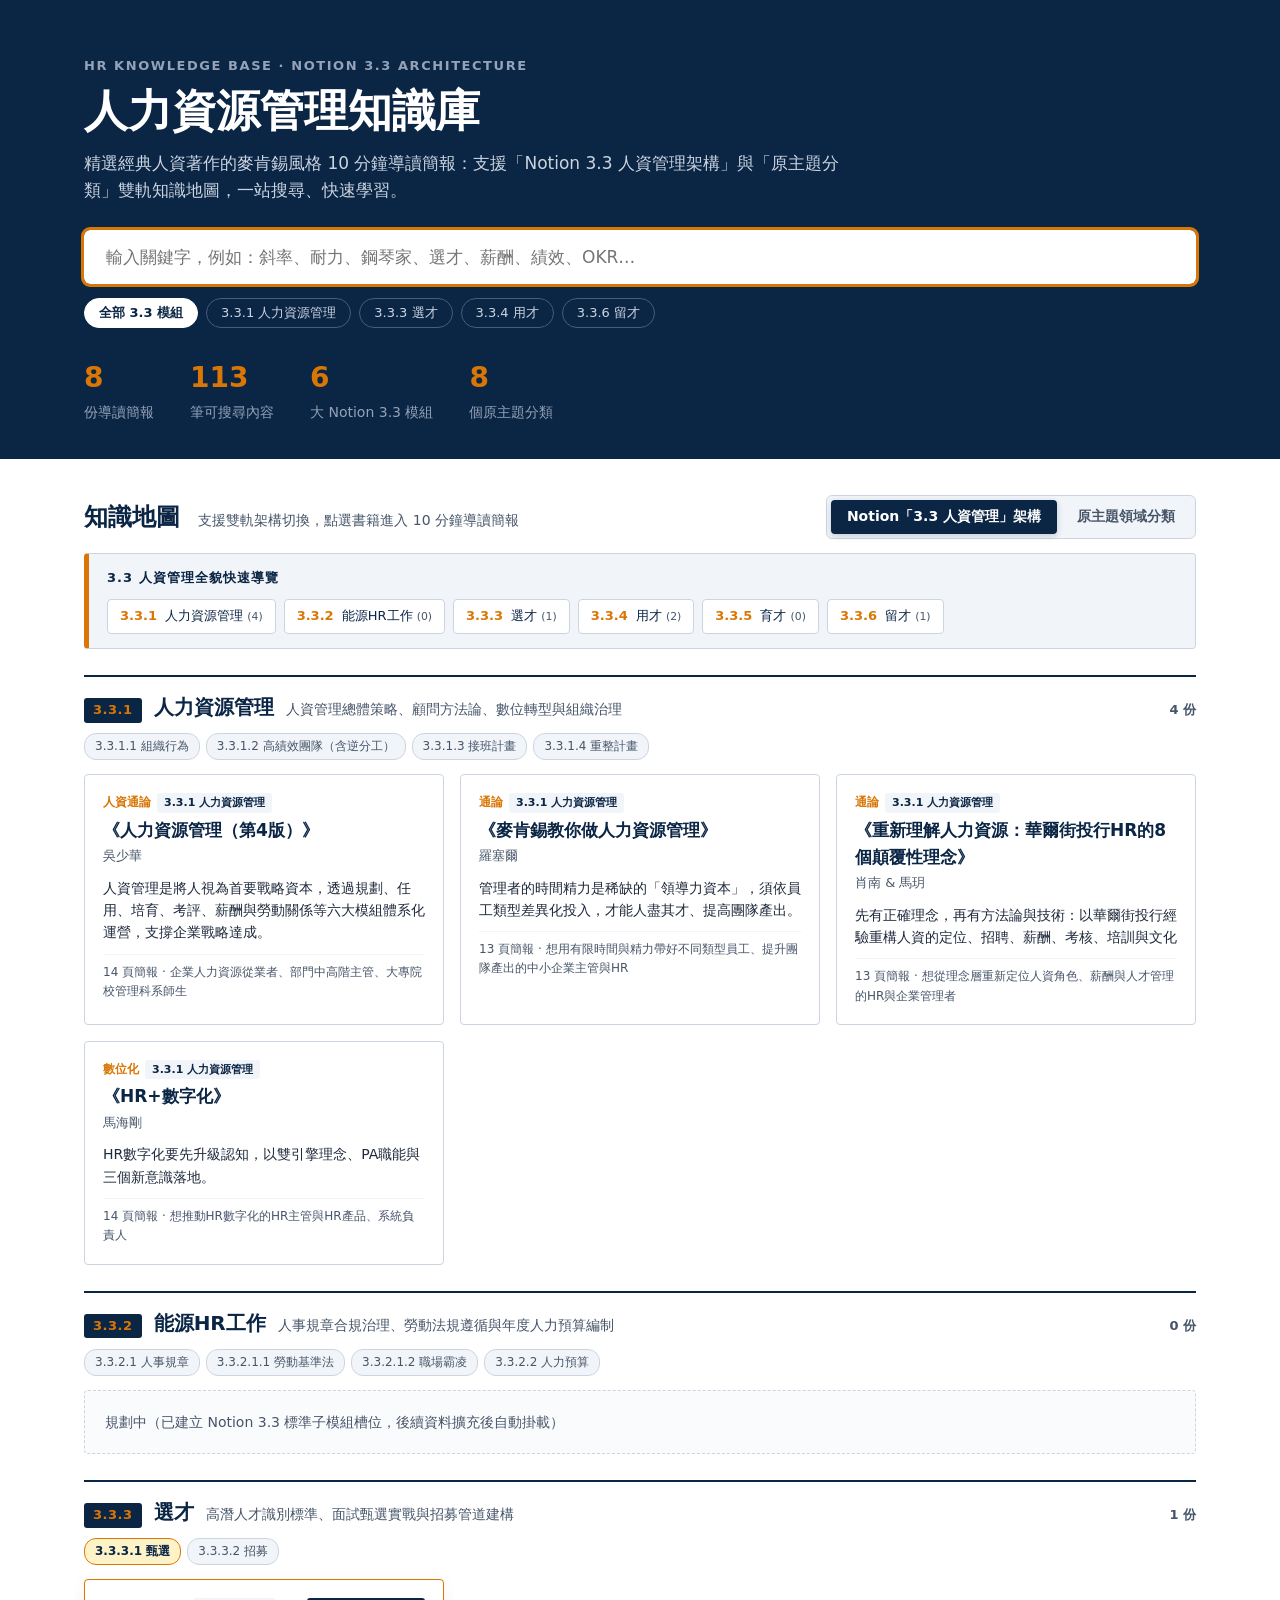
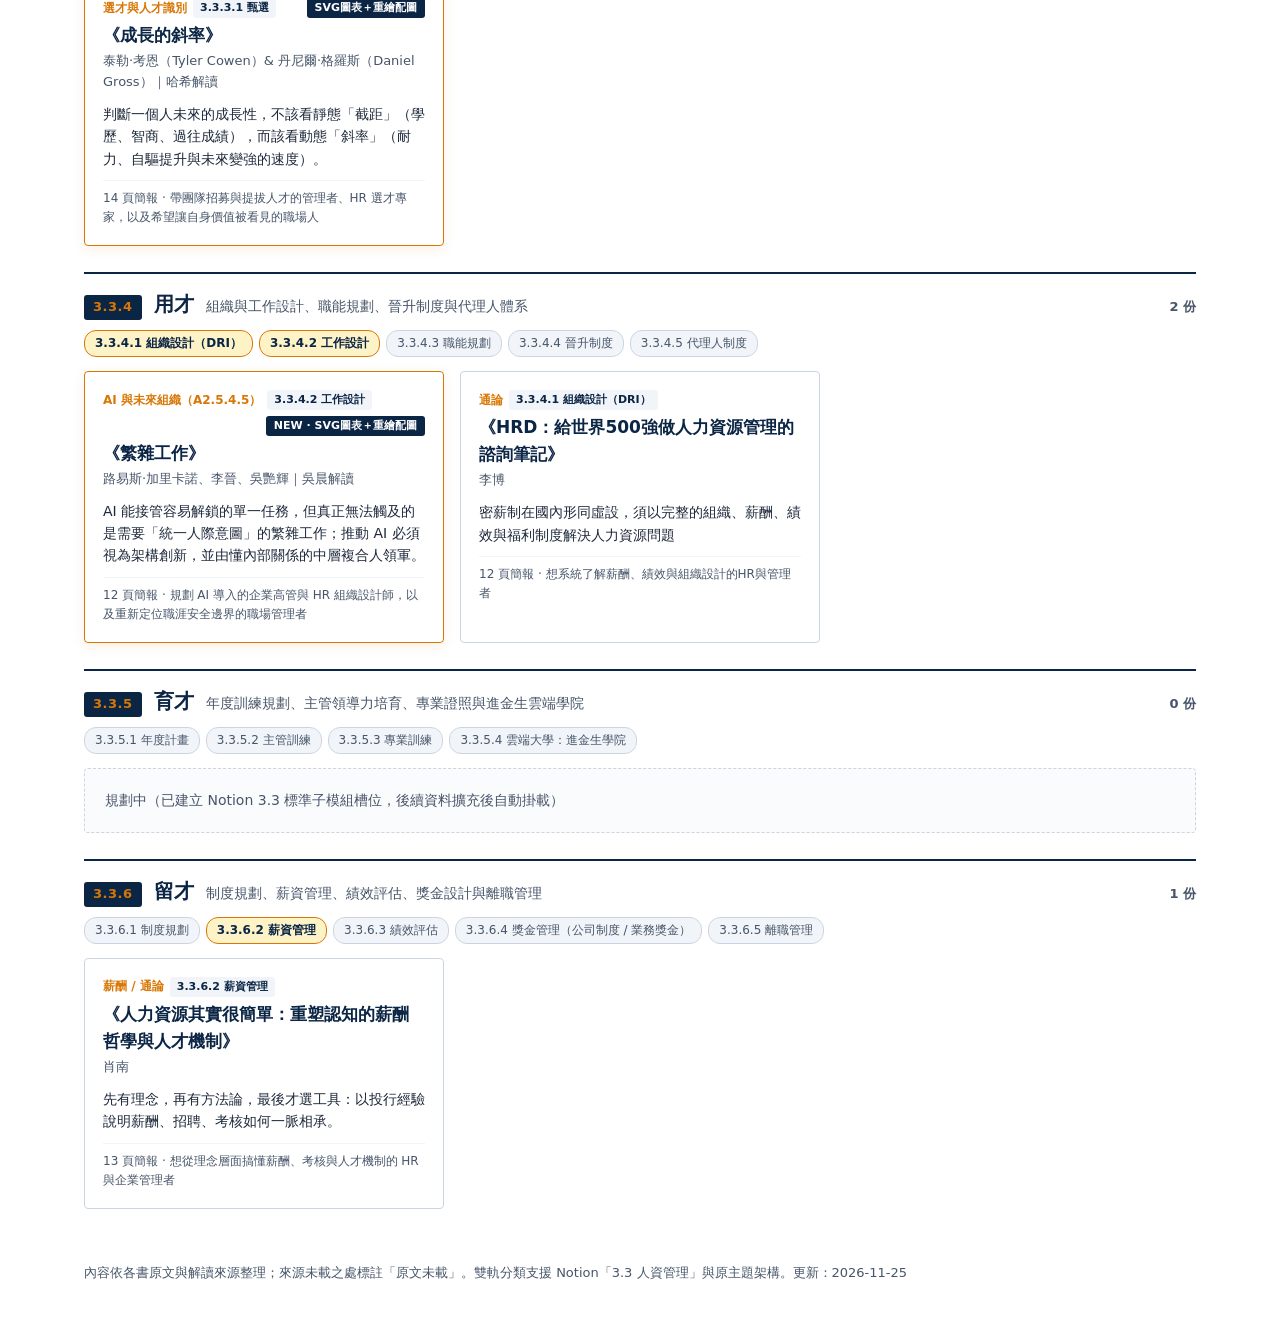
<file: index.html>
<!doctype html><html lang="zh-Hant"><head><meta charset="utf-8">
<meta name="viewport" content="width=device-width,initial-scale=1">
<title>人力資源管理知識庫</title><link rel="stylesheet" href="assets/style.css"></head>
<body class="homepage">
<header class="hero"><div class="wrap"><div class="kicker light">HR KNOWLEDGE BASE · NOTION 3.3 ARCHITECTURE</div>
<h1>人力資源管理知識庫</h1>
<p>精選經典人資著作的麥肯錫風格 10 分鐘導讀簡報：支援「Notion 3.3 人資管理架構」與「原主題分類」雙軌知識地圖，一站搜尋、快速學習。</p>
<div class="searchbox"><input id="q" type="search" placeholder="輸入關鍵字，例如：斜率、耐力、鋼琴家、選才、薪酬、績效、OKR…" autofocus autocomplete="off">
<div class="chips" id="chips"></div></div>
<div class="stats"><div><b>8</b>份導讀簡報</div><div><b>113</b>筆可搜尋內容</div><div><b>6</b>大 Notion 3.3 模組</div><div><b>8</b>個原主題分類</div></div></div></header>
<main class="wrap"><div id="results" class="results hidden"></div>
<div id="map">
<div class="mapbar">
  <h2 class="maptitle">知識地圖 <small>支援雙軌架構切換，點選書籍進入 10 分鐘導讀簡報</small></h2>
  <div class="viewswitch" role="tablist">
    <button id="vNotion" class="on" data-view="notion">Notion「3.3 人資管理」架構</button>
    <button id="vClassic" data-view="classic">原主題領域分類</button>
  </div>
</div>
<div id="view-notion">
  <div class="notion-banner"><div class="nb-title">3.3 人資管理全貌快速導覽</div><div class="nb-pills"><a class="n-pill" href="#n-3.3.1"><b>3.3.1</b> 人力資源管理 <small>(4)</small></a><a class="n-pill" href="#n-3.3.2"><b>3.3.2</b> 能源HR工作 <small>(0)</small></a><a class="n-pill" href="#n-3.3.3"><b>3.3.3</b> 選才 <small>(1)</small></a><a class="n-pill" href="#n-3.3.4"><b>3.3.4</b> 用才 <small>(2)</small></a><a class="n-pill" href="#n-3.3.5"><b>3.3.5</b> 育才 <small>(0)</small></a><a class="n-pill" href="#n-3.3.6"><b>3.3.6</b> 留才 <small>(1)</small></a></div></div>
  <section class="domain notion-sec" id="n-3.3.1" data-notion="3.3.1 人力資源管理"><div class="dhead"><span class="ncode">3.3.1</span><h3>人力資源管理</h3><p>人資管理總體策略、顧問方法論、數位轉型與組織治理</p><span class="count">4 份</span></div><div class="subpills"><span class="subpill">3.3.1.1 組織行為</span><span class="subpill">3.3.1.2 高績效團隊（含逆分工）</span><span class="subpill">3.3.1.3 接班計畫</span><span class="subpill">3.3.1.4 重整計畫</span></div><div class="decks"><a class="deck" href="decks/hrm-wu-shaohua.html"><div class="dtags"><span class="cat">人資通論</span><span class="ntag">3.3.1 人力資源管理</span></div><h4>《人力資源管理（第4版）》</h4><div class="au">吳少華</div><p>人資管理是將人視為首要戰略資本，透過規劃、任用、培育、考評、薪酬與勞動關係等六大模組體系化運營，支撐企業戰略達成。</p><div class="meta">14 頁簡報 · 企業人力資源從業者、部門中高階主管、大專院校管理科系師生</div></a><a class="deck" href="decks/mckinsey-hr.html"><div class="dtags"><span class="cat">通論</span><span class="ntag">3.3.1 人力資源管理</span></div><h4>《麥肯錫教你做人力資源管理》</h4><div class="au">羅塞爾</div><p>管理者的時間精力是稀缺的「領導力資本」，須依員工類型差異化投入，才能人盡其才、提高團隊產出。</p><div class="meta">13 頁簡報 · 想用有限時間與精力帶好不同類型員工、提升團隊產出的中小企業主管與HR</div></a><a class="deck" href="decks/wallstreet-hr.html"><div class="dtags"><span class="cat">通論</span><span class="ntag">3.3.1 人力資源管理</span></div><h4>《重新理解人力資源：華爾街投行HR的8個顛覆性理念》</h4><div class="au">肖南 &amp; 馬玥</div><p>先有正確理念，再有方法論與技術：以華爾街投行經驗重構人資的定位、招聘、薪酬、考核、培訓與文化</p><div class="meta">13 頁簡報 · 想從理念層重新定位人資角色、薪酬與人才管理的HR與企業管理者</div></a><a class="deck" href="decks/hr-digitalization.html"><div class="dtags"><span class="cat">數位化</span><span class="ntag">3.3.1 人力資源管理</span></div><h4>《HR+數字化》</h4><div class="au">馬海剛</div><p>HR數字化要先升級認知，以雙引擎理念、PA職能與三個新意識落地。</p><div class="meta">14 頁簡報 · 想推動HR數字化的HR主管與HR產品、系統負責人</div></a></div></section><section class="domain notion-sec" id="n-3.3.2" data-notion="3.3.2 能源HR工作"><div class="dhead"><span class="ncode">3.3.2</span><h3>能源HR工作</h3><p>人事規章合規治理、勞動法規遵循與年度人力預算編制</p><span class="count">0 份</span></div><div class="subpills"><span class="subpill">3.3.2.1 人事規章</span><span class="subpill">3.3.2.1.1 勞動基準法</span><span class="subpill">3.3.2.1.2 職場霸凌</span><span class="subpill">3.3.2.2 人力預算</span></div><div class="decks"><div class="soon">規劃中（已建立 Notion 3.3 標準子模組槽位，後續資料擴充後自動掛載）</div></div></section><section class="domain notion-sec" id="n-3.3.3" data-notion="3.3.3 選才"><div class="dhead"><span class="ncode">3.3.3</span><h3>選才</h3><p>高潛人才識別標準、面試甄選實戰與招募管道建構</p><span class="count">1 份</span></div><div class="subpills"><span class="subpill active">3.3.3.1 甄選</span><span class="subpill">3.3.3.2 招募</span></div><div class="decks"><a class="deck featured" href="decks/slope-of-growth.html"><div class="dtags"><span class="cat">選才與人才識別</span><span class="ntag">3.3.3.1 甄選</span><span class="badge">SVG圖表＋重繪配圖</span></div><h4>《成長的斜率》</h4><div class="au">泰勒·考恩（Tyler Cowen）&amp; 丹尼爾·格羅斯（Daniel Gross）｜哈希解讀</div><p>判斷一個人未來的成長性，不該看靜態「截距」（學歷、智商、過往成績），而該看動態「斜率」（耐力、自驅提升與未來變強的速度）。</p><div class="meta">14 頁簡報 · 帶團隊招募與提拔人才的管理者、HR 選才專家，以及希望讓自身價值被看見的職場人</div></a></div></section><section class="domain notion-sec" id="n-3.3.4" data-notion="3.3.4 用才"><div class="dhead"><span class="ncode">3.3.4</span><h3>用才</h3><p>組織與工作設計、職能規劃、晉升制度與代理人體系</p><span class="count">2 份</span></div><div class="subpills"><span class="subpill active">3.3.4.1 組織設計（DRI）</span><span class="subpill active">3.3.4.2 工作設計</span><span class="subpill">3.3.4.3 職能規劃</span><span class="subpill">3.3.4.4 晉升制度</span><span class="subpill">3.3.4.5 代理人制度</span></div><div class="decks"><a class="deck featured" href="decks/messy-jobs.html"><div class="dtags"><span class="cat">AI 與未來組織（A2.5.4.5）</span><span class="ntag">3.3.4.2 工作設計</span><span class="badge">NEW · SVG圖表＋重繪配圖</span></div><h4>《繁雜工作》</h4><div class="au">路易斯·加里卡諾、李晉、吳艷輝｜吳晨解讀</div><p>AI 能接管容易解鎖的單一任務，但真正無法觸及的是需要「統一人際意圖」的繁雜工作；推動 AI 必須視為架構創新，並由懂內部關係的中層複合人領軍。</p><div class="meta">12 頁簡報 · 規劃 AI 導入的企業高管與 HR 組織設計師，以及重新定位職涯安全邊界的職場管理者</div></a><a class="deck" href="decks/hrd-consulting-notes.html"><div class="dtags"><span class="cat">通論</span><span class="ntag">3.3.4.1 組織設計（DRI）</span></div><h4>《HRD：給世界500強做人力資源管理的諮詢筆記》</h4><div class="au">李博</div><p>密薪制在國內形同虛設，須以完整的組織、薪酬、績效與福利制度解決人力資源問題</p><div class="meta">12 頁簡報 · 想系統了解薪酬、績效與組織設計的HR與管理者</div></a></div></section><section class="domain notion-sec" id="n-3.3.5" data-notion="3.3.5 育才"><div class="dhead"><span class="ncode">3.3.5</span><h3>育才</h3><p>年度訓練規劃、主管領導力培育、專業證照與進金生雲端學院</p><span class="count">0 份</span></div><div class="subpills"><span class="subpill">3.3.5.1 年度計畫</span><span class="subpill">3.3.5.2 主管訓練</span><span class="subpill">3.3.5.3 專業訓練</span><span class="subpill">3.3.5.4 雲端大學：進金生學院</span></div><div class="decks"><div class="soon">規劃中（已建立 Notion 3.3 標準子模組槽位，後續資料擴充後自動掛載）</div></div></section><section class="domain notion-sec" id="n-3.3.6" data-notion="3.3.6 留才"><div class="dhead"><span class="ncode">3.3.6</span><h3>留才</h3><p>制度規劃、薪資管理、績效評估、獎金設計與離職管理</p><span class="count">1 份</span></div><div class="subpills"><span class="subpill">3.3.6.1 制度規劃</span><span class="subpill active">3.3.6.2 薪資管理</span><span class="subpill">3.3.6.3 績效評估</span><span class="subpill">3.3.6.4 獎金管理（公司制度 / 業務獎金）</span><span class="subpill">3.3.6.5 離職管理</span></div><div class="decks"><a class="deck" href="decks/hr-is-simple.html"><div class="dtags"><span class="cat">薪酬 / 通論</span><span class="ntag">3.3.6.2 薪資管理</span></div><h4>《人力資源其實很簡單：重塑認知的薪酬哲學與人才機制》</h4><div class="au">肖南</div><p>先有理念，再有方法論，最後才選工具：以投行經驗說明薪酬、招聘、考核如何一脈相承。</p><div class="meta">13 頁簡報 · 想從理念層面搞懂薪酬、考核與人才機制的 HR 與企業管理者</div></a></div></section>
</div>
<div id="view-classic" class="hidden">
  <section class="domain" data-domain="人資管理通論"><div class="dhead"><h3>人資管理通論</h3><p>六大模組與基本功：完整的人資管理知識框架</p><span class="count">1 份</span></div><div class="decks"><a class="deck" href="decks/hrm-wu-shaohua.html"><div class="dtags"><span class="cat">人資通論</span><span class="ntag">3.3.1 人力資源管理</span></div><h4>《人力資源管理（第4版）》</h4><div class="au">吳少華</div><p>人資管理是將人視為首要戰略資本，透過規劃、任用、培育、考評、薪酬與勞動關係等六大模組體系化運營，支撐企業戰略達成。</p><div class="meta">14 頁簡報 · 企業人力資源從業者、部門中高階主管、大專院校管理科系師生</div></a></div></section><section class="domain" data-domain="選才與人才識別"><div class="dhead"><h3>選才與人才識別</h3><p>高潛人才評估、面試實戰技法與人才斜率判讀</p><span class="count">1 份</span></div><div class="decks"><a class="deck featured" href="decks/slope-of-growth.html"><div class="dtags"><span class="cat">選才與人才識別</span><span class="ntag">3.3.3.1 甄選</span><span class="badge">SVG圖表＋重繪配圖</span></div><h4>《成長的斜率》</h4><div class="au">泰勒·考恩（Tyler Cowen）&amp; 丹尼爾·格羅斯（Daniel Gross）｜哈希解讀</div><p>判斷一個人未來的成長性，不該看靜態「截距」（學歷、智商、過往成績），而該看動態「斜率」（耐力、自驅提升與未來變強的速度）。</p><div class="meta">14 頁簡報 · 帶團隊招募與提拔人才的管理者、HR 選才專家，以及希望讓自身價值被看見的職場人</div></a></div></section><section class="domain" data-domain="策略與顧問視角"><div class="dhead"><h3>策略與顧問視角</h3><p>從業務與投行／顧問視角重新定位人資價值</p><span class="count">3 份</span></div><div class="decks"><a class="deck" href="decks/mckinsey-hr.html"><div class="dtags"><span class="cat">通論</span><span class="ntag">3.3.1 人力資源管理</span></div><h4>《麥肯錫教你做人力資源管理》</h4><div class="au">羅塞爾</div><p>管理者的時間精力是稀缺的「領導力資本」，須依員工類型差異化投入，才能人盡其才、提高團隊產出。</p><div class="meta">13 頁簡報 · 想用有限時間與精力帶好不同類型員工、提升團隊產出的中小企業主管與HR</div></a><a class="deck" href="decks/wallstreet-hr.html"><div class="dtags"><span class="cat">通論</span><span class="ntag">3.3.1 人力資源管理</span></div><h4>《重新理解人力資源：華爾街投行HR的8個顛覆性理念》</h4><div class="au">肖南 &amp; 馬玥</div><p>先有正確理念，再有方法論與技術：以華爾街投行經驗重構人資的定位、招聘、薪酬、考核、培訓與文化</p><div class="meta">13 頁簡報 · 想從理念層重新定位人資角色、薪酬與人才管理的HR與企業管理者</div></a><a class="deck" href="decks/hrd-consulting-notes.html"><div class="dtags"><span class="cat">通論</span><span class="ntag">3.3.4.1 組織設計（DRI）</span></div><h4>《HRD：給世界500強做人力資源管理的諮詢筆記》</h4><div class="au">李博</div><p>密薪制在國內形同虛設，須以完整的組織、薪酬、績效與福利制度解決人力資源問題</p><div class="meta">12 頁簡報 · 想系統了解薪酬、績效與組織設計的HR與管理者</div></a></div></section><section class="domain" data-domain="薪酬與人才機制"><div class="dhead"><h3>薪酬與人才機制</h3><p>薪酬哲學、激勵與人才機制設計</p><span class="count">1 份</span></div><div class="decks"><a class="deck" href="decks/hr-is-simple.html"><div class="dtags"><span class="cat">薪酬 / 通論</span><span class="ntag">3.3.6.2 薪資管理</span></div><h4>《人力資源其實很簡單：重塑認知的薪酬哲學與人才機制》</h4><div class="au">肖南</div><p>先有理念，再有方法論，最後才選工具：以投行經驗說明薪酬、招聘、考核如何一脈相承。</p><div class="meta">13 頁簡報 · 想從理念層面搞懂薪酬、考核與人才機制的 HR 與企業管理者</div></a></div></section><section class="domain" data-domain="HR 數位化"><div class="dhead"><h3>HR 數位化</h3><p>認知升級與系統建構，數據驅動的人資管理</p><span class="count">1 份</span></div><div class="decks"><a class="deck" href="decks/hr-digitalization.html"><div class="dtags"><span class="cat">數位化</span><span class="ntag">3.3.1 人力資源管理</span></div><h4>《HR+數字化》</h4><div class="au">馬海剛</div><p>HR數字化要先升級認知，以雙引擎理念、PA職能與三個新意識落地。</p><div class="meta">14 頁簡報 · 想推動HR數字化的HR主管與HR產品、系統負責人</div></a></div></section><section class="domain" data-domain="AI 與未來組織（A2.5.4.5）"><div class="dhead"><h3>AI 與未來組織（A2.5.4.5）</h3><p>對應資料夾 A2.5.4.5 AI HR：AI 對職務設計、組織架構與人才梯隊的衝擊</p><span class="count">1 份</span></div><div class="decks"><a class="deck featured" href="decks/messy-jobs.html"><div class="dtags"><span class="cat">AI 與未來組織（A2.5.4.5）</span><span class="ntag">3.3.4.2 工作設計</span><span class="badge">NEW · SVG圖表＋重繪配圖</span></div><h4>《繁雜工作》</h4><div class="au">路易斯·加里卡諾、李晉、吳艷輝｜吳晨解讀</div><p>AI 能接管容易解鎖的單一任務，但真正無法觸及的是需要「統一人際意圖」的繁雜工作；推動 AI 必須視為架構創新，並由懂內部關係的中層複合人領軍。</p><div class="meta">12 頁簡報 · 規劃 AI 導入的企業高管與 HR 組織設計師，以及重新定位職涯安全邊界的職場管理者</div></a></div></section><section class="domain" data-domain="組織行為學"><div class="dhead"><h3>組織行為學</h3><p>對應資料夾 A2.5.4.2（待擴充）</p><span class="count">0 份</span></div><div class="decks"><div class="soon">規劃中 · 資料擴充後將於此出現</div></div></section><section class="domain" data-domain="高績效團隊"><div class="dhead"><h3>高績效團隊</h3><p>對應資料夾 A2.5.4.3（待擴充）</p><span class="count">0 份</span></div><div class="decks"><div class="soon">規劃中 · 資料擴充後將於此出現</div></div></section>
</div>
</div></main>
<footer class="wrap foot2">內容依各書原文與解讀來源整理；來源未載之處標註「原文未載」。雙軌分類支援 Notion「3.3 人資管理」與原主題架構。更新：2026-11-25</footer>
<script src="assets/search.js"></script></body></html>
</file>
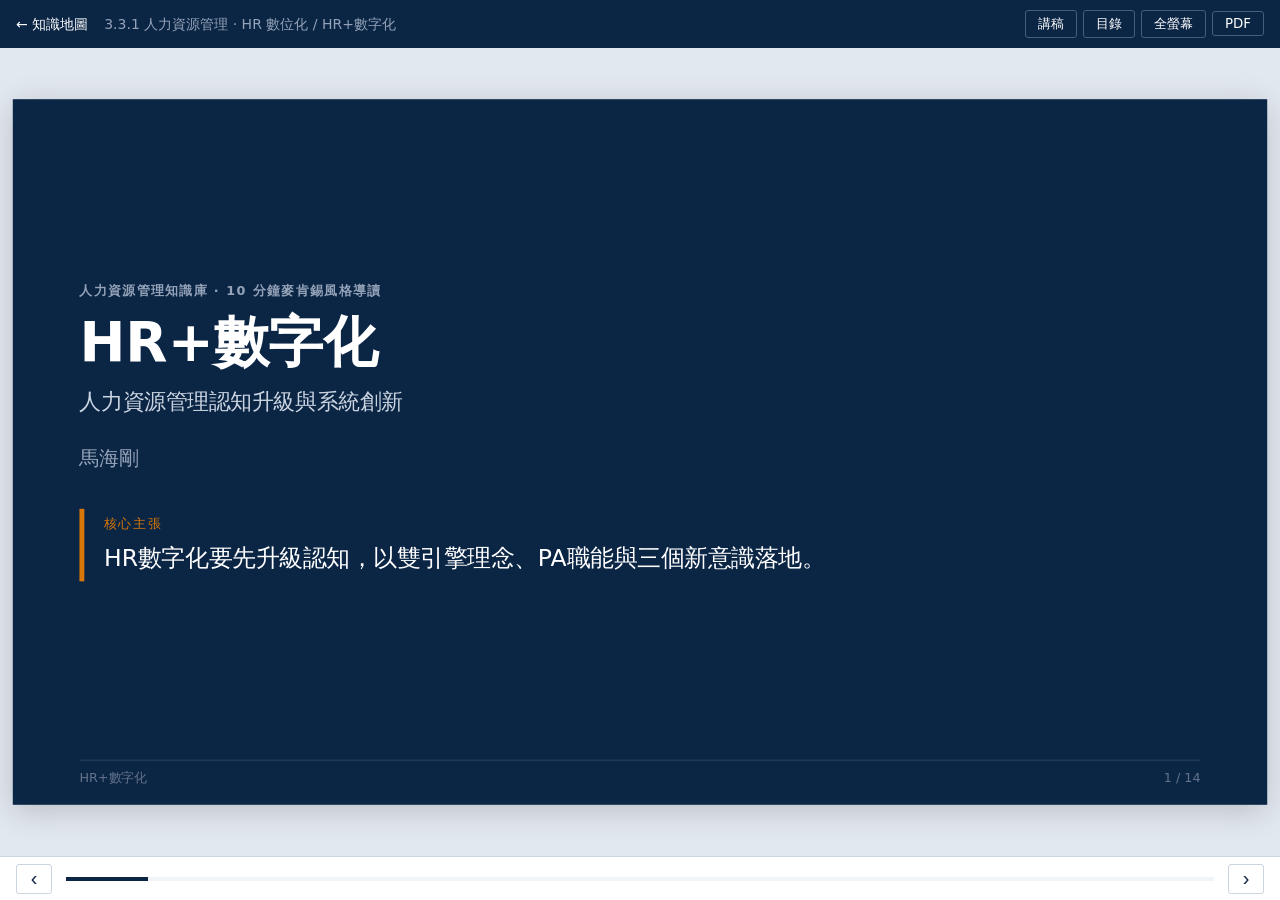
<file: decks/hr-digitalization.html>
<!doctype html><html lang="zh-Hant"><head><meta charset="utf-8">
<meta name="viewport" content="width=device-width,initial-scale=1">
<title>HR+數字化｜HR 知識庫</title>
<link rel="stylesheet" href="../assets/style.css"></head>
<body class="deckpage">
<header class="bar"><a href="../index.html" class="home">← 知識地圖</a>
<span class="crumb">3.3.1 人力資源管理 · HR 數位化 / HR+數字化</span>
<span class="tools"><button id="btnNotes" title="講稿 (N)">講稿</button><button id="btnList" title="目錄 (G)">目錄</button><button id="btnFs" title="全螢幕 (F)">全螢幕</button><button onclick="window.print()" title="列印/PDF">PDF</button></span></header>
<nav id="toc" class="toc hidden"><a href="#s1" data-go="0"><b>1</b> 封面<small>HR數字化先升級認知，再以雙引擎與113模型落地</small></a><a href="#s2" data-go="1"><b>2</b> 架構圖<small>全書由認知、職能、三意識三層構成113模型</small></a><a href="#s3" data-go="2"><b>3</b> 第1章 數字經濟時代也是HR的大時代<small>數字化是HR跨越式發展的機會，但現況多停在信息化</small></a><a href="#s4" data-go="3"><b>4</b> 第2章 打破工業經濟的思想掣肘<small>要先打破工業經濟思維，才能認知員工與數據的新屬性</small></a><a href="#s5" data-go="4"><b>5</b> 第3章 尋覓HR數字化的中國先行者<small>套裝eHR難滿足需求，頭部企業走向自研與連接器思維</small></a><a href="#s6" data-go="5"><b>6</b> 第4章 讓PA成為數字化HR的新職能<small>PA把數據與產品思維帶入HR，需數據中臺支撐</small></a><a href="#s7" data-go="6"><b>7</b> 第5章 前端解耦：豐富HR數字化場景應用<small>前端解耦把選育用留拆成場景，激發各類用戶自驅</small></a><a href="#s8" data-go="7"><b>8</b> 第6章 中臺聚能：實現HR數字化能力保障<small>中臺聚能讓前端快速響應，業務與技術中臺缺一不可</small></a><a href="#s9" data-go="8"><b>9</b> 第7章 智能協同：提高HR數字化效能體驗<small>組織效能差異巨大，須以用戶為中心重構流程與協同</small></a><a href="#s10" data-go="9"><b>10</b> 第8章 中國企業推行HR數字化的挑戰<small>推行挑戰在HR與IT融合、辦公協同及工作被重新定義</small></a><a href="#s11" data-go="10"><b>11</b> 第9章 數字經濟時代HR的變與不變<small>時代在變，HR不變的是激發生產力與人才價值共創</small></a><a href="#s12" data-go="11"><b>12</b> 章節脈絡<small>從認知到落地：理念、職能、三意識環環相扣</small></a><a href="#s13" data-go="12"><b>13</b> 總結<small>HR數字化的起點是認知，落點是員工自驅與組織效能</small></a><a href="#s14" data-go="13"><b>14</b> 附錄<small>想深挖可先讀騰訊、華為案例與中臺能力章節</small></a></nav>
<main id="viewport"><div id="stage"><section class="slide t-cover" id="s1" data-i="0"><div class="inner"><div class="cover"><div class="cover-main"><div class="kicker light">人力資源管理知識庫 · 10 分鐘麥肯錫風格導讀</div><h1>HR+數字化</h1><div class="sub">人力資源管理認知升級與系統創新</div><div class="author">馬海剛</div><div class="claim"><span>核心主張</span>HR數字化要先升級認知，以雙引擎理念、PA職能與三個新意識落地。</div></div></div></div><div class="foot"><span>HR+數字化</span><span>1 / 14</span></div><div class="notes"><p>① 本頁結論：HR數字化的首要任務是認知升級，而非買系統</p><p>② 補充說明：作者提出「1個新理念、1個新職能、3個新意識」的113模型</p><p>③ 下一頁轉場：先看全書如何分層搭建</p></div></section><section class="slide t-architecture" id="s2" data-i="1"><div class="inner"><div class="kicker">全書架構圖</div><h2 class="conclusion">全書由認知、職能、三意識三層構成113模型</h2><div class="arch"><div class="layer"><div class="num">1</div><h3>認知層：1個新理念</h3><p>管理驅動與自主驅動結合的雙引擎</p><ul><li>第1章 數字經濟時代也是HR的大時代</li><li>第2章 打破工業經濟的思想掣肘</li><li>第3章 尋覓HR數字化的中國先行者</li></ul></div><div class="arrow">→</div><div class="layer"><div class="num">2</div><h3>職能層：1個新職能</h3><p>PA整合數據科學、數據工程與產品化</p><ul><li>第4章 讓PA成為數字化HR的新職能</li></ul></div><div class="arrow">→</div><div class="layer"><div class="num">3</div><h3>意識層：3個新意識</h3><p>前端解耦、中臺聚能、智能協同</p><ul><li>第5章 前端解耦</li><li>第6章 中臺聚能</li><li>第7章 智能協同</li><li>第8–9章 挑戰與變不變</li></ul></div></div><div class="relation"><b>互相支撐：</b>理念指方向，PA職能產出洞察，三意識把場景、能力與效能落地。</div></div><div class="foot"><span>HR+數字化</span><span>2 / 14</span></div><div class="notes"><p>① 本頁結論：全書以113模型串起認知、職能與落地</p><p>② 補充說明：第8、9章討論推行挑戰與HR的變與不變</p><p>③ 下一頁轉場：進入第1章看時代背景</p></div></section><section class="slide t-chapter" id="s3" data-i="2"><div class="inner"><div class="kicker">逐章重點 · 第1章 數字經濟時代也是HR的大時代</div><h2 class="conclusion">數字化是HR跨越式發展的機會，但現況多停在信息化</h2><div class="problem"><span>核心論點</span>數字化轉型需系統性變革，HR是關鍵角色</div><div class="cards n3"><div class="card"><h4>市值榜轉向高科技</h4><p>全球市值前十近年聚集高科技行業，蘋果、微軟、亞馬遜等都把數據當戰略資源</p></div><div class="card"><h4>多數企業仍在信息化</h4><p>騰訊HRSDC與怡安翰威特2020調研：多數企業HR數字化處信息化階段，組織與技術能力不足</p></div><div class="card"><h4>單靠數字化不夠</h4><p>作者提醒別幻想數字化、信息化手段能解決企業所有問題</p></div></div><div class="oneliner">HR數字化是系統性變革，不是局部升級。</div></div><div class="foot"><span>HR+數字化</span><span>3 / 14</span></div><div class="notes"><p>① 本頁結論：數字化對HR是跨越式的發展契機</p><p>② 補充說明：調研中超過35%企業已應用OKR績效、在線培訓、員工自助等產品</p><p>③ 下一頁轉場：接著要打破工業經濟的舊思維</p></div></section><section class="slide t-chapter" id="s4" data-i="3"><div class="inner"><div class="kicker">逐章重點 · 第2章 打破工業經濟的思想掣肘</div><h2 class="conclusion">要先打破工業經濟思維，才能認知員工與數據的新屬性</h2><div class="problem"><span>核心論點</span>不可預測性取代穩定性，管理需雙引擎驅動</div><div class="cards n3"><div class="card"><div class="stat">近萬人</div><h4>騰訊「活水」</h4><p>員工可申請轉調，原部門須一個月內放人；近萬名員工與管理者完成調配，調崗後平均績效高於調崗前</p></div><div class="card"><div class="stat">3000萬PV</div><h4>HR助手自驅使用</h4><p>非強制安裝，使用近乎100%，全年PV超3000萬，平均每人每年600次以上</p></div><div class="card"><h4>雙引擎驅動</h4><p>落實管理意圖，同時激發員工自驅，二者結合成企業內在驅動力</p></div></div><div class="oneliner">管理驅動加自主驅動，才是數字時代的內在引擎。</div></div><div class="foot"><span>HR+數字化</span><span>4 / 14</span></div><div class="notes"><p>① 本頁結論：管理屬性、員工屬性、數據屬性都需重新認知</p><p>② 補充說明：HR數據應含結果、過程、行為與心理狀態等全域數據</p><p>③ 下一頁轉場：進入第3章看eHR與中國先行者</p></div></section><section class="slide t-chapter" id="s5" data-i="4"><div class="inner"><div class="kicker">逐章重點 · 第3章 尋覓HR數字化的中國先行者</div><h2 class="conclusion">套裝eHR難滿足需求，頭部企業走向自研與連接器思維</h2><div class="problem"><span>核心論點</span>eHR廠商與頭部大廠的路徑各有何得失？</div><div class="cards n3"><div class="card"><div class="stat">60%</div><h4>eHR雲化與數據質量</h4><p>SaaS化eHR近年增長超過60%，本地部署約5%；大企業首選混合雲</p></div><div class="card"><div class="stat">3階段</div><h4>華為三階段</h4><p>HR-notes、Oracle EBS自助研發、WeLink-HR大平臺加小前端</p></div><div class="card"><div class="stat">90%</div><h4>騰訊HR助手</h4><p>2012年外購PeopleSoft僅作部分系統；截至2020年在線HR系統超過90%自研</p></div></div><div class="oneliner">HR數字化要靈活、低試錯成本、體驗對標互聯網產品。</div></div><div class="foot"><span>HR+數字化</span><span>5 / 14</span></div><div class="notes"><p>① 本頁結論：先行者多半不依賴一次買斷的套裝軟件</p><p>② 補充說明：本章也介紹釘釘智能人事與中國eHR廠商的處境</p><p>③ 下一頁轉場：接著談PA這個新職能</p></div></section><section class="slide t-chapter" id="s6" data-i="5"><div class="inner"><div class="kicker">逐章重點 · 第4章 讓PA成為數字化HR的新職能</div><h2 class="conclusion">PA把數據與產品思維帶入HR，需數據中臺支撐</h2><div class="problem"><span>核心論點</span>PA是什麼，如何從報告角色進化為核心職能？</div><div class="cards n3"><div class="card"><div class="stat">1911</div><h4>PA的演進</h4><p>思想溯源至1911年泰勒；2008年金融危機後數據分析受重視</p></div><div class="card"><div class="stat">1000+項</div><h4>大廠PA團隊</h4><p>微軟HRBI、谷歌PiLab與PA團隊；谷歌氧氣項目交叉分析1000多項數據</p></div><div class="card"><div class="stat">4層</div><h4>HR數據中臺</h4><p>分數據匯聚、操算、模型、服務四層，產出員工、組織、崗位畫像</p></div></div><div class="oneliner">PA是用數據驅動與產品設計重塑HR價值的新職能。</div></div><div class="foot"><span>HR+數字化</span><span>6 / 14</span></div><div class="notes"><p>① 本頁結論：PA職能要靠數據中臺才能落地</p><p>② 補充說明：大數據4V指規模、種類、實時性、價值性</p><p>③ 下一頁轉場：進入第5章看前端解耦</p></div></section><section class="slide t-chapter" id="s7" data-i="6"><div class="inner"><div class="kicker">逐章重點 · 第5章 前端解耦：豐富HR數字化場景應用</div><h2 class="conclusion">前端解耦把選育用留拆成場景，激發各類用戶自驅</h2><div class="problem"><span>核心論點</span>如何依不同用戶需求設計場景化HR產品？</div><div class="cards n3"><div class="card"><h4>解耦的含義</h4><p>把選育用留職能拆成場景模塊，可獨立發展也可靈活組合</p></div><div class="card"><h4>做最受歡迎的HR</h4><p>從用戶視角深度洞察，鎖定核心關切，再設計方案並持續收集用戶聲音</p></div><div class="card"><div class="stat">10倍</div><h4>技術創新賦能</h4><p>AI簡歷處理效率比人工高十倍以上；騰訊2018年把辦事窗口升級為T站</p></div></div><div class="oneliner">管理的核心從管控轉為激活人。</div></div><div class="foot"><span>HR+數字化</span><span>7 / 14</span></div><div class="notes"><p>① 本頁結論：HR要有用戶思維與產品思維</p><p>② 補充說明：HR產品歷經創意發酵、聚焦定位、設計實現</p><p>③ 下一頁轉場：場景多了就需中臺提供能力</p></div></section><section class="slide t-chapter" id="s8" data-i="7"><div class="inner"><div class="kicker">逐章重點 · 第6章 中臺聚能：實現HR數字化能力保障</div><h2 class="conclusion">中臺聚能讓前端快速響應，業務與技術中臺缺一不可</h2><div class="problem"><span>核心論點</span>如何以抽象、下沉、複用支撐多樣前端？</div><div class="cards n3"><div class="card"><div class="stat">2015</div><h4>中臺源流</h4><p>2015年阿里研究Supercell模式，提出「大中臺、小前臺」</p></div><div class="card"><h4>業務中臺三視角</h4><p>抽象複用、架構合理性、業務統一管理；共性模塊下沉成基礎服務</p></div><div class="card"><h4>技術中臺</h4><p>微服務加輕應用，找到小閉環場景即可快速建置產品</p></div></div><div class="oneliner">中臺提供可複用能力，提升對前端的響應速度。</div></div><div class="foot"><span>HR+數字化</span><span>8 / 14</span></div><div class="notes"><p>① 本頁結論：騰訊SDC以門戶助手實踐大中臺加小前臺</p><p>② 補充說明：「1+N」指統一綱領下適配N個多元業務</p><p>③ 下一頁轉場：接著看效能與智能協同</p></div></section><section class="slide t-chapter" id="s9" data-i="8"><div class="inner"><div class="kicker">逐章重點 · 第7章 智能協同：提高HR數字化效能體驗</div><h2 class="conclusion">組織效能差異巨大，須以用戶為中心重構流程與協同</h2><div class="problem"><span>核心論點</span>如何用數字工具提升組織效能與員工自驅？</div><div class="cards n3"><div class="card"><h4>效能差距</h4><p>2019騰訊與怡安調研：同行業好壞企業在毛利率、人均薪酬與敬業度差異大</p></div><div class="card"><div class="stat">2001</div><h4>工作重塑</h4><p>員工主動調整工作任務與關係，概念於2001年提出</p></div><div class="card"><h4>弱流程強規則</h4><p>數字時代網絡型生態組織倡導弱流程強規則的協同性</p></div></div><div class="oneliner">效能競爭的關鍵是釋放員工個體價值並打破流程制約。</div></div><div class="foot"><span>HR+數字化</span><span>9 / 14</span></div><div class="notes"><p>① 本頁結論：從訓教式規範轉向描述性規範</p><p>② 補充說明：單品工具以人性化體驗形成員工習慣，反向改變管理流程</p><p>③ 下一頁轉場：下一章談推行的挑戰</p></div></section><section class="slide t-chapter" id="s10" data-i="9"><div class="inner"><div class="kicker">逐章重點 · 第8章 中國企業推行HR數字化的挑戰</div><h2 class="conclusion">推行挑戰在HR與IT融合、辦公協同及工作被重新定義</h2><div class="problem"><span>核心論點</span>外部環境、能力與組織上有哪些障礙？</div><div class="cards n3"><div class="card"><h4>HR需要懂技術</h4><p>HR與IT分工難融合，未來需要更多科技型HR；ONA可看見非正式組織</p></div><div class="card"><h4>頭部企業多選自建</h4><p>看過套裝軟件失敗案例後，多數不完全依賴eHR套裝軟件</p></div><div class="card"><div class="stat">10萬臺</div><h4>AI與人協同</h4><p>亞馬遜10萬臺機器人在工作，可將員工培訓時間縮短至不到兩天</p></div></div><div class="oneliner">工作不會消失而是重構，人機協同是關鍵。</div></div><div class="foot"><span>HR+數字化</span><span>10 / 14</span></div><div class="notes"><p>① 本頁結論：數字化轉型要頂層設計、組織、地基與能力同步</p><p>② 補充說明：企業微信核心價值是連接內部、上下游與客戶</p><p>③ 下一頁轉場：最後看HR的變與不變</p></div></section><section class="slide t-chapter" id="s11" data-i="10"><div class="inner"><div class="kicker">逐章重點 · 第9章 數字經濟時代HR的變與不變</div><h2 class="conclusion">時代在變，HR不變的是激發生產力與人才價值共創</h2><div class="problem"><span>核心論點</span>數字時代HR的價值與能力如何升級？</div><div class="cards n2"><div class="card"><h4>人才即內部客戶</h4><p>HR產品需具產品屬性與好玩屬性，讓員工參與設計</p></div><div class="card"><h4>三支柱的理念升級</h4><p>華為、海爾、阿里巴巴、騰訊最早一批實施三支柱</p></div></div><div class="oneliner">將員工用戶化，把HR工作產品化、場景化、服務化。</div></div><div class="foot"><span>HR+數字化</span><span>11 / 14</span></div><div class="notes"><p>① 本頁結論：不變的是對生產力的激發與釋放</p><p>② 補充說明：數字經濟經歷互聯網、數據、全真時代</p><p>③ 下一頁轉場：整合全書脈絡</p></div></section><section class="slide t-flow" id="s12" data-i="11"><div class="inner"><div class="kicker">章節脈絡</div><h2 class="conclusion">從認知到落地：理念、職能、三意識環環相扣</h2><div class="flow n5"><div class="step"><div class="chev"><b>1</b>第1–3章 認知</div><div class="concl">先破舊思維，認識雙引擎</div><div class="leads">↳ 理念明確後才知需要什麼職能</div></div><div class="step"><div class="chev"><b>2</b>第4章 PA</div><div class="concl">以數據與產品思維洞察用戶</div><div class="leads">↳ 洞察須轉成場景產品</div></div><div class="step"><div class="chev"><b>3</b>第5章 前端解耦</div><div class="concl">拆成場景，激發自驅</div><div class="leads">↳ 場景多需共用能力支撐</div></div><div class="step"><div class="chev"><b>4</b>第6章 中臺聚能</div><div class="concl">抽象複用保障能力</div><div class="leads">↳ 能力要轉為組織效能</div></div><div class="step"><div class="chev"><b>5</b>第7–9章 協同</div><div class="concl">提升效能並面對挑戰</div><div class="leads">↳ 回到HR價值重構</div></div></div></div><div class="foot"><span>HR+數字化</span><span>12 / 14</span></div><div class="notes"><p>① 本頁結論：全書是由理念到落地的遞進鏈</p><p>② 補充說明：第1–3章合併為認知篇</p><p>③ 下一頁轉場：最後彙整重點</p></div></section><section class="slide t-summary" id="s13" data-i="12"><div class="inner"><div class="kicker">總結</div><h2 class="conclusion">HR數字化的起點是認知，落點是員工自驅與組織效能</h2><ol class="points"><li><b>1</b><span>管理驅動與自主驅動結合成雙引擎</span></li><li><b>2</b><span>PA整合數據科學、數據工程與產品化</span></li><li><b>3</b><span>前端解耦、中臺聚能、智能協同三意識</span></li><li><b>4</b><span>HR與IT需融合，HR要懂技術</span></li><li><b>5</b><span>不變的是激發生產力與人才價值</span></li></ol><div class="action"><span>立刻可應用的一件事</span>盤點一項員工高頻事務，試以場景化、最小可行性驗證的方式做成自助產品，並蒐集用戶反饋。</div></div><div class="foot"><span>HR+數字化</span><span>13 / 14</span></div><div class="notes"><p>① 本頁結論：113模型是全書主軸</p><p>② 補充說明：結論皆源自書中框架與騰訊、華為案例</p><p>③ 下一頁轉場：（結束）</p></div></section><section class="slide t-appendix" id="s14" data-i="13"><div class="inner"><div class="kicker">附錄 · 延伸閱讀與實證索引</div><h2 class="conclusion">想深挖可先讀騰訊、華為案例與中臺能力章節</h2><table class="appx"><thead><tr><th>位置 / 研究</th><th>為何值得深挖</th></tr></thead><tbody><tr><td>第2章 活水與HR助手</td><td>看自驅產品如何以數據證明價值</td></tr><tr><td>第3章 華為WeLink、騰訊HR助手</td><td>比較自研路徑與連接器思維</td></tr><tr><td>第4章 大廠PA職能與數據中臺</td><td>了解PA團隊形態與中臺分層</td></tr><tr><td>第6章 HR業務中臺能力要求</td><td>學習抽象、下沉、複用的設計方法</td></tr></tbody></table></div><div class="foot"><span>HR+數字化</span><span>14 / 14</span></div><div class="notes"><p>① 本頁結論：附錄列出值得細讀的段落</p><p>② 補充說明：書中另有參考文獻與擷取圖片</p><p>③ 下一頁轉場：（結束）</p></div></section></div></main>
<div class="ctrl"><button id="prev">‹</button><div class="prog"><i id="progbar"></i></div><button id="next">›</button></div>
<script src="../assets/deck.js"></script></body></html>
</file>
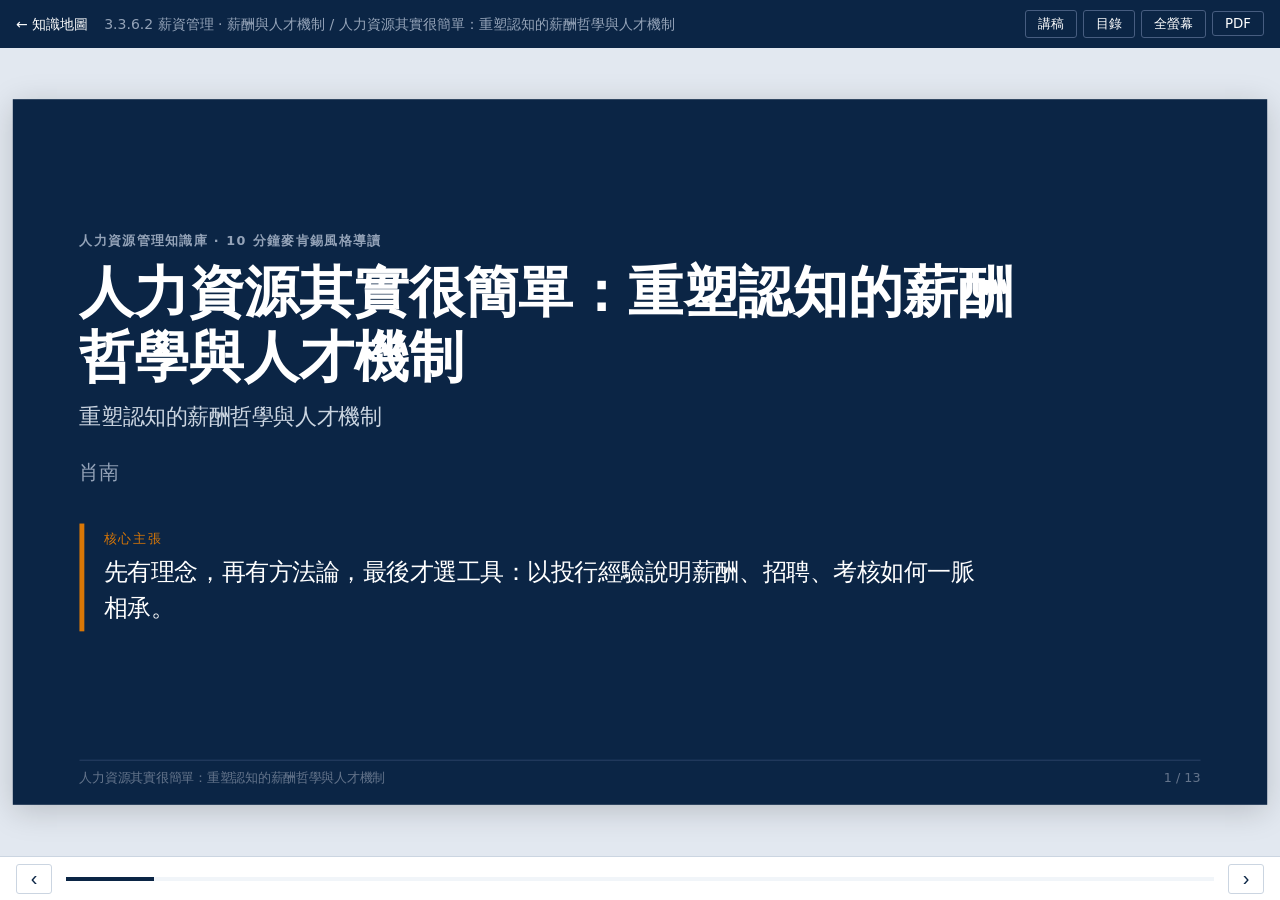
<file: decks/hr-is-simple.html>
<!doctype html><html lang="zh-Hant"><head><meta charset="utf-8">
<meta name="viewport" content="width=device-width,initial-scale=1">
<title>人力資源其實很簡單：重塑認知的薪酬哲學與人才機制｜HR 知識庫</title>
<link rel="stylesheet" href="../assets/style.css"></head>
<body class="deckpage">
<header class="bar"><a href="../index.html" class="home">← 知識地圖</a>
<span class="crumb">3.3.6.2 薪資管理 · 薪酬與人才機制 / 人力資源其實很簡單：重塑認知的薪酬哲學與人才機制</span>
<span class="tools"><button id="btnNotes" title="講稿 (N)">講稿</button><button id="btnList" title="目錄 (G)">目錄</button><button id="btnFs" title="全螢幕 (F)">全螢幕</button><button onclick="window.print()" title="列印/PDF">PDF</button></span></header>
<nav id="toc" class="toc hidden"><a href="#s1" data-go="0"><b>1</b> 封面<small>人力資源要簡單：先明理念，再取方法，後用工具</small></a><a href="#s2" data-go="1"><b>2</b> 架構圖<small>全書由理念、人才機制到文化，層層支撐</small></a><a href="#s3" data-go="2"><b>3</b> 第1章 人力資源管理理念<small>薪酬先要有哲學，否則技術方案站不住</small></a><a href="#s4" data-go="3"><b>4</b> 第2章 人力資源部是什麼<small>HR部該回到服務，而不是變成權力部門</small></a><a href="#s5" data-go="4"><b>5</b> 第3章 把人力資源當作人力資本<small>把人當資本，才能以優秀吸引優秀</small></a><a href="#s6" data-go="5"><b>6</b> 第4章 招聘——找到最合適的人<small>招聘重在優中選優，而非把關求省錢</small></a><a href="#s7" data-go="6"><b>7</b> 第5章 激勵——設計吸引人的薪酬體系<small>激勵要從公司業績出發，由上而下分配</small></a><a href="#s8" data-go="7"><b>8</b> 第6章 考核——行為考核與360度績效反饋<small>考核行為而非結果，360度是落地工具</small></a><a href="#s9" data-go="8"><b>9</b> 第7章 培訓——讓員工越來越優秀<small>培訓不萬能，前提是員工可培訓</small></a><a href="#s10" data-go="9"><b>10</b> 第8章 企業文化與企業化文化<small>企業化文化決定做事方法，且有優劣之分</small></a><a href="#s11" data-go="10"><b>11</b> 章節脈絡<small>從理念到文化，八章形成一條完整因果鏈</small></a><a href="#s12" data-go="11"><b>12</b> 總結<small>簡單的本質是理念清晰，方法與工具才不迷失</small></a><a href="#s13" data-go="12"><b>13</b> 附錄<small>這些段落值得回原書深挖</small></a></nav>
<main id="viewport"><div id="stage"><section class="slide t-cover" id="s1" data-i="0"><div class="inner"><div class="cover"><div class="cover-main"><div class="kicker light">人力資源管理知識庫 · 10 分鐘麥肯錫風格導讀</div><h1>人力資源其實很簡單：重塑認知的薪酬哲學與人才機制</h1><div class="sub">重塑認知的薪酬哲學與人才機制</div><div class="author">肖南</div><div class="claim"><span>核心主張</span>先有理念，再有方法論，最後才選工具：以投行經驗說明薪酬、招聘、考核如何一脈相承。</div></div></div></div><div class="foot"><span>人力資源其實很簡單：重塑認知的薪酬哲學與人才機制</span><span>1 / 13</span></div><div class="notes"><p>① 本頁結論：作者主張以理念、方法論、工具（PMT）三層重新理解人力資源。</p><p>② 補充說明：作者有30多年人資實踐，書中以投資銀行經驗為主要案例。</p><p>③ 下一頁轉場：先看全書如何由理念推到工具與文化。</p></div></section><section class="slide t-architecture" id="s2" data-i="1"><div class="inner"><div class="kicker">全書架構圖</div><h2 class="conclusion">全書由理念、人才機制到文化，層層支撐</h2><div class="arch"><div class="layer"><div class="num">1</div><h3>理念層（為什麼）</h3><p>薪酬哲學、HR定位、人力資本觀</p><ul><li>第1章 人力資源管理理念</li><li>第2章 人力資源部是什麼</li><li>第3章 把人力資源當作人力資本</li></ul></div><div class="arrow">→</div><div class="layer"><div class="num">2</div><h3>方法論層（怎麼做）</h3><p>招聘、激勵、考核的配套做法</p><ul><li>第4章 招聘</li><li>第5章 激勵</li><li>第6章 考核</li></ul></div><div class="arrow">→</div><div class="layer"><div class="num">3</div><h3>落地層（工具與文化）</h3><p>培訓與企業化文化讓機制長期運轉</p><ul><li>第7章 培訓</li><li>第8章 企業文化與企業化文化</li></ul></div></div><div class="relation"><b>互相支撐：</b>理念務虛指導方法論，方法論務實呈現理念，文化讓兩者持續落地。</div></div><div class="foot"><span>人力資源其實很簡單：重塑認知的薪酬哲學與人才機制</span><span>2 / 13</span></div><div class="notes"><p>① 本頁結論：全書按理念、方法論、落地三層展開。</p><p>② 補充說明：序言指明理念屬思維層、方法論屬操作層、實踐是結果。</p><p>③ 下一頁轉場：從第1章的薪酬哲學開始。</p></div></section><section class="slide t-chapter" id="s3" data-i="2"><div class="inner"><div class="kicker">逐章重點 · 第1章 人力資源管理理念</div><h2 class="conclusion">薪酬先要有哲學，否則技術方案站不住</h2><div class="problem"><span>核心論點</span>如何合理、公允地用薪酬激勵每一位員工？</div><div class="cards n3"><div class="card"><h4>先問薪酬哲學</h4><p>作者的第一版薪酬方案被問「你的薪酬哲學是什麼」，才知需先有理念。</p></div><div class="card"><h4>獎金=總薪酬-底薪</h4><p>新理念下員工把籌碼押在總薪酬，而非年初談指標。</p></div><div class="card"><h4>理念要滲透</h4><p>理念須被全員認同；中金以「僵化—優化—再優化—固化」導入。</p></div></div><div class="oneliner">激勵=刺激+激發-負激勵，理念決定方案成敗。</div></div><div class="foot"><span>人力資源其實很簡單：重塑認知的薪酬哲學與人才機制</span><span>3 / 13</span></div><div class="notes"><p>① 本頁結論：薪酬方案必須由理念引導，並讓全員認同。</p><p>② 補充說明：總薪酬四驅動因素為公司業績、市場定位、個人能力、責任大小。</p><p>③ 下一頁轉場：理念要由人力資源部來推動，先問HR部是什麼。</p></div></section><section class="slide t-chapter" id="s4" data-i="3"><div class="inner"><div class="kicker">逐章重點 · 第2章 人力資源部是什麼</div><h2 class="conclusion">HR部該回到服務，而不是變成權力部門</h2><div class="problem"><span>核心論點</span>人力資源部的宗旨、客戶與產品到底是什麼？</div><div class="cards n3"><div class="card"><h4>德魯克式四問</h4><p>HR部的業務、顧客、產品、夥伴是誰？結論是服務內部客戶的業務部門。</p></div><div class="card"><h4>逐權異化</h4><p>HR部是業務派生物，權力過大會造成資源耗散與溝通成本攀升。</p></div><div class="card"><div class="stat">34%</div><h4>戰略夥伴差距</h4><p>調查中只有34%高管視HR為戰略夥伴。</p></div></div><div class="oneliner">HR的業務是吸引、培養、保留人才，客戶是全體員工。</div></div><div class="foot"><span>人力資源其實很簡單：重塑認知的薪酬哲學與人才機制</span><span>4 / 13</span></div><div class="notes"><p>① 本頁結論：異化迴歸即讓HR部從權力導向回到服務導向。</p><p>② 補充說明：書中以普強公司帕納巴藥品案說明企業逐利異化。</p><p>③ 下一頁轉場：服務的對象被視為資本，進入人力資本觀。</p></div></section><section class="slide t-chapter" id="s5" data-i="4"><div class="inner"><div class="kicker">逐章重點 · 第3章 把人力資源當作人力資本</div><h2 class="conclusion">把人當資本，才能以優秀吸引優秀</h2><div class="problem"><span>核心論點</span>加上「資本」屬性，人才管理的邏輯會有何不同？</div><div class="cards n3"><div class="card"><h4>劣幣驅逐良幣</h4><p>優秀率低的企業不會因人才稀缺而吸引人才，反而排斥優秀者。</p></div><div class="card"><h4>趨優性與以人定薪</h4><p>人力資本流向高回報與人才聚集處；人才驅動行業傾向以人定薪。</p></div><div class="card"><h4>收益均衡</h4><p>企業與員工收益需均衡，工具是第5章的三費率。</p></div></div><div class="oneliner">人力資本是投資不是成本，高盛甚至改稱「人力資本部」。</div></div><div class="foot"><span>人力資源其實很簡單：重塑認知的薪酬哲學與人才機制</span><span>5 / 13</span></div><div class="notes"><p>① 本頁結論：人力資本具流動與趨優特性，要以優秀吸引優秀。</p><p>② 補充說明：書中提及戴維·尤里奇1997年提出三支柱模型；華為年齡清退傳聞官方稱為謠言。</p><p>③ 下一頁轉場：理念落到招聘，如何找到合適的人。</p></div></section><section class="slide t-chapter" id="s6" data-i="5"><div class="inner"><div class="kicker">逐章重點 · 第4章 招聘——找到最合適的人</div><h2 class="conclusion">招聘重在優中選優，而非把關求省錢</h2><div class="problem"><span>核心論點</span>企業為何招才難，又該用什麼理念招人？</div><div class="cards n3"><div class="card"><h4>3B與縱向招聘</h4><p>buy、build、borrow三種取才方式；校招的縱向招聘最利於文化一致。</p></div><div class="card"><h4>三種招聘理念</h4><p>能力不足、剛好匹配、超出崗位要求；多數企業因省錢選第一種。</p></div><div class="card"><h4>貢獻度冪律分佈</h4><p>少數人創造多數業績，企業招才難正因都在追求高貢獻人才。</p></div></div><div class="oneliner">招聘是管理的起點，面試過程也在傳遞企業文化。</div></div><div class="foot"><span>人力資源其實很簡單：重塑認知的薪酬哲學與人才機制</span><span>6 / 13</span></div><div class="notes"><p>① 本頁結論：以優秀吸引優秀，校招與能力導向是關鍵。</p><p>② 補充說明：書中提到高盛實習生最終只有50%被正式錄取。</p><p>③ 下一頁轉場：人招進來後，如何設計有吸引力的薪酬激勵。</p></div></section><section class="slide t-chapter" id="s7" data-i="6"><div class="inner"><div class="kicker">逐章重點 · 第5章 激勵——設計吸引人的薪酬體系</div><h2 class="conclusion">激勵要從公司業績出發，由上而下分配</h2><div class="problem"><span>核心論點</span>如何避免過度量化的激勵陷阱？</div><div class="cards n3"><div class="card"><h4>銷售成本vs勞動力成本</h4><p>前者按個人業績抽成易生明星綁架；後者參考市場勞動成本與公司收入。</p></div><div class="card"><h4>三費率框架</h4><p>薪酬費用÷淨收入等三個費率，作為股東、公司、員工分配的依據。</p></div><div class="card"><div class="stat">20/70/10</div><h4>KPI放在CEO層</h4><p>優秀企業用KPI考核CEO，個人看KBI，按20%、70%、10%分A、B、C。</p></div></div><div class="oneliner">激勵方案分1.0、2.0、3.0，3.0是作者所指的演變方向。</div></div><div class="foot"><span>人力資源其實很簡單：重塑認知的薪酬哲學與人才機制</span><span>7 / 13</span></div><div class="notes"><p>① 本頁結論：薪酬總盤自上而下形成，個人看能力而非個別業績。</p><p>② 補充說明：書中以2015年某券商4位員工應得3.5億元獎金卻集體出走為案例。</p><p>③ 下一頁轉場：激勵依賴行為考核，下章談如何考核。</p></div></section><section class="slide t-chapter" id="s8" data-i="7"><div class="inner"><div class="kicker">逐章重點 · 第6章 考核——行為考核與360度績效反饋</div><h2 class="conclusion">考核行為而非結果，360度是落地工具</h2><div class="problem"><span>核心論點</span>考核該看結果還是過程，用什麼工具？</div><div class="cards n3"><div class="card"><h4>結果主張vs過程主張</h4><p>前者考核輸出如百米跑，後者考核輸入行為如馬拉松。</p></div><div class="card"><h4>績效管理非考核</h4><p>績效管理是完整循環，考核只是最後一環，目的不是末位淘汰。</p></div><div class="card"><div class="stat">1個月內</div><h4>360度流程</h4><p>紙本時代需約3個月，互聯網化後可縮至1個月內。</p></div></div><div class="oneliner">考什麼考行為，用什麼用360度，怎麼考看三個能力維度。</div></div><div class="foot"><span>人力資源其實很簡單：重塑認知的薪酬哲學與人才機制</span><span>8 / 13</span></div><div class="notes"><p>① 本頁結論：以行為指標加360度反饋實現過程考核。</p><p>② 補充說明：書中提到海底撈翻檯率KPI引發客戶投訴；強制分佈法在GE用了10年建立文化。</p><p>③ 下一頁轉場：行為標準需靠培訓讓員工理解與提升。</p></div></section><section class="slide t-chapter" id="s9" data-i="8"><div class="inner"><div class="kicker">逐章重點 · 第7章 培訓——讓員工越來越優秀</div><h2 class="conclusion">培訓不萬能，前提是員工可培訓</h2><div class="problem"><span>核心論點</span>為何投入大量培訓卻常達不到預期效果？</div><div class="cards n3"><div class="card"><h4>培訓不是萬能</h4><p>成功培訓的前提是員工具有可培訓性（trainability）。</p></div><div class="card"><h4>入職培訓是觀念導入</h4><p>英文用orientation，目的是讓新人感受使命、願景與價值觀。</p></div><div class="card"><h4>晉升與獎金分開用</h4><p>晉升是公開的溝通，獎金是個人隱私；哈佛案例說明領導力。</p></div></div><div class="oneliner">投行重在崗學習；培訓亦被視為企業的社會責任。</div></div><div class="foot"><span>人力資源其實很簡單：重塑認知的薪酬哲學與人才機制</span><span>9 / 13</span></div><div class="notes"><p>① 本頁結論：培訓需配合人才品質與在崗學習才有效。</p><p>② 補充說明：書中稱CSR概念源於20世紀50年代的美國。</p><p>③ 下一頁轉場：機制要長期運轉，需要文化支撐。</p></div></section><section class="slide t-chapter" id="s10" data-i="9"><div class="inner"><div class="kicker">逐章重點 · 第8章 企業文化與企業化文化</div><h2 class="conclusion">企業化文化決定做事方法，且有優劣之分</h2><div class="problem"><span>核心論點</span>企業文化與企業化文化有何不同？</div><div class="cards n3"><div class="card"><h4>兩種文化之別</h4><p>企業文化決定行為方式、無優劣；企業化文化決定工作方法、有優劣。</p></div><div class="card"><h4>形式也重要</h4><p>規範流程與郵件溝通是企業化文化的組成，並非單純形式主義。</p></div><div class="card"><h4>不允許共事者失敗</h4><p>前提是優中選優，才能做到優秀+優秀大於兩倍優秀。</p></div></div><div class="oneliner">優秀企業的文化可不同，但工作方法大同小異。</div></div><div class="foot"><span>人力資源其實很簡單：重塑認知的薪酬哲學與人才機制</span><span>10 / 13</span></div><div class="notes"><p>① 本頁結論：企業化文化是可學習的工作方法，是機制落地的底層。</p><p>② 補充說明：書中以投行新人收發郵件的經歷說明共事不許失敗的文化。</p><p>③ 下一頁轉場：把各章串成一條邏輯鏈。</p></div></section><section class="slide t-flow" id="s11" data-i="10"><div class="inner"><div class="kicker">章節脈絡</div><h2 class="conclusion">從理念到文化，八章形成一條完整因果鏈</h2><div class="flow n5"><div class="step"><div class="chev"><b>1</b>第1–2章 理念與HR定位</div><div class="concl">先有哲學，HR回歸服務</div><div class="leads">↳ 服務對象被視為資本，需新的人才觀</div></div><div class="step"><div class="chev"><b>2</b>第3–4章 人力資本與招聘</div><div class="concl">以優秀吸引優秀</div><div class="leads">↳ 招進優秀者後需有效激勵</div></div><div class="step"><div class="chev"><b>3</b>第5章 激勵</div><div class="concl">由上而下形成總薪酬</div><div class="leads">↳ 分配要靠能力與行為來考核</div></div><div class="step"><div class="chev"><b>4</b>第6章 考核</div><div class="concl">考行為，用360度</div><div class="leads">↳ 行為標準需培訓與學習</div></div><div class="step"><div class="chev"><b>5</b>第7–8章 培訓與文化</div><div class="concl">在崗學習，文化落地</div><div class="leads">↳ 文化讓理念持續運轉</div></div></div></div><div class="foot"><span>人力資源其實很簡單：重塑認知的薪酬哲學與人才機制</span><span>11 / 13</span></div><div class="notes"><p>① 本頁結論：前一環的結論都是下一環的前提。</p><p>② 補充說明：此為依章節順序整理的邏輯，章名以原書為準。</p><p>③ 下一頁轉場：總結重點與可立即行動的一件事。</p></div></section><section class="slide t-summary" id="s12" data-i="11"><div class="inner"><div class="kicker">總結</div><h2 class="conclusion">簡單的本質是理念清晰，方法與工具才不迷失</h2><ol class="points"><li><b>1</b><span>薪酬先問哲學，再談方案</span></li><li><b>2</b><span>HR部回到服務，視人為資本</span></li><li><b>3</b><span>招聘優中選優，以優秀吸引優秀</span></li><li><b>4</b><span>激勵看總薪酬與能力，KPI留在CEO層</span></li><li><b>5</b><span>考核過程行為，並以文化支撐落地</span></li></ol><div class="action"><span>立刻可應用的一件事</span>盤點現行薪酬與考核方案，寫下背後的理念，並檢查它是結果主張還是過程主張。</div></div><div class="foot"><span>人力資源其實很簡單：重塑認知的薪酬哲學與人才機制</span><span>12 / 13</span></div><div class="notes"><p>① 本頁結論：作者的簡單，是從理念出發的去繁從簡。</p><p>② 補充說明：後記稱書名「簡單」是方法論的體現，並非HR工作輕鬆。</p><p>③ 下一頁轉場：附錄列出值得深讀的段落。</p></div></section><section class="slide t-appendix" id="s13" data-i="12"><div class="inner"><div class="kicker">附錄 · 延伸閱讀與實證索引</div><h2 class="conclusion">這些段落值得回原書深挖</h2><table class="appx"><thead><tr><th>位置 / 研究</th><th>為何值得深挖</th></tr></thead><tbody><tr><td>第1章「你的薪酬方案的哲學是什麼」</td><td>完整呈現第一版薪酬方案被質疑的經過</td></tr><tr><td>第3章「找到企業收益與員工收益的最佳平衡點」</td><td>收益平衡與均衡的區別，連接三費率</td></tr><tr><td>第5章「由上而下的薪酬方法論」</td><td>三費率公式與薪酬總盤框架</td></tr><tr><td>第5章「KBI的應用場景」</td><td>3+14核心能力與三種薪酬曲線</td></tr><tr><td>第6章「360度績效反饋流程」</td><td>角色分工與流程細節</td></tr></tbody></table></div><div class="foot"><span>人力資源其實很簡單：重塑認知的薪酬哲學與人才機制</span><span>13 / 13</span></div><div class="notes"><p>① 本頁結論：以上段落是全書方法論的核心。</p><p>② 補充說明：書中各章對核心能力數量的敘述略有出入，引用時請核對原文。</p><p>③ 下一頁轉場：（結束）</p></div></section></div></main>
<div class="ctrl"><button id="prev">‹</button><div class="prog"><i id="progbar"></i></div><button id="next">›</button></div>
<script src="../assets/deck.js"></script></body></html>
</file>
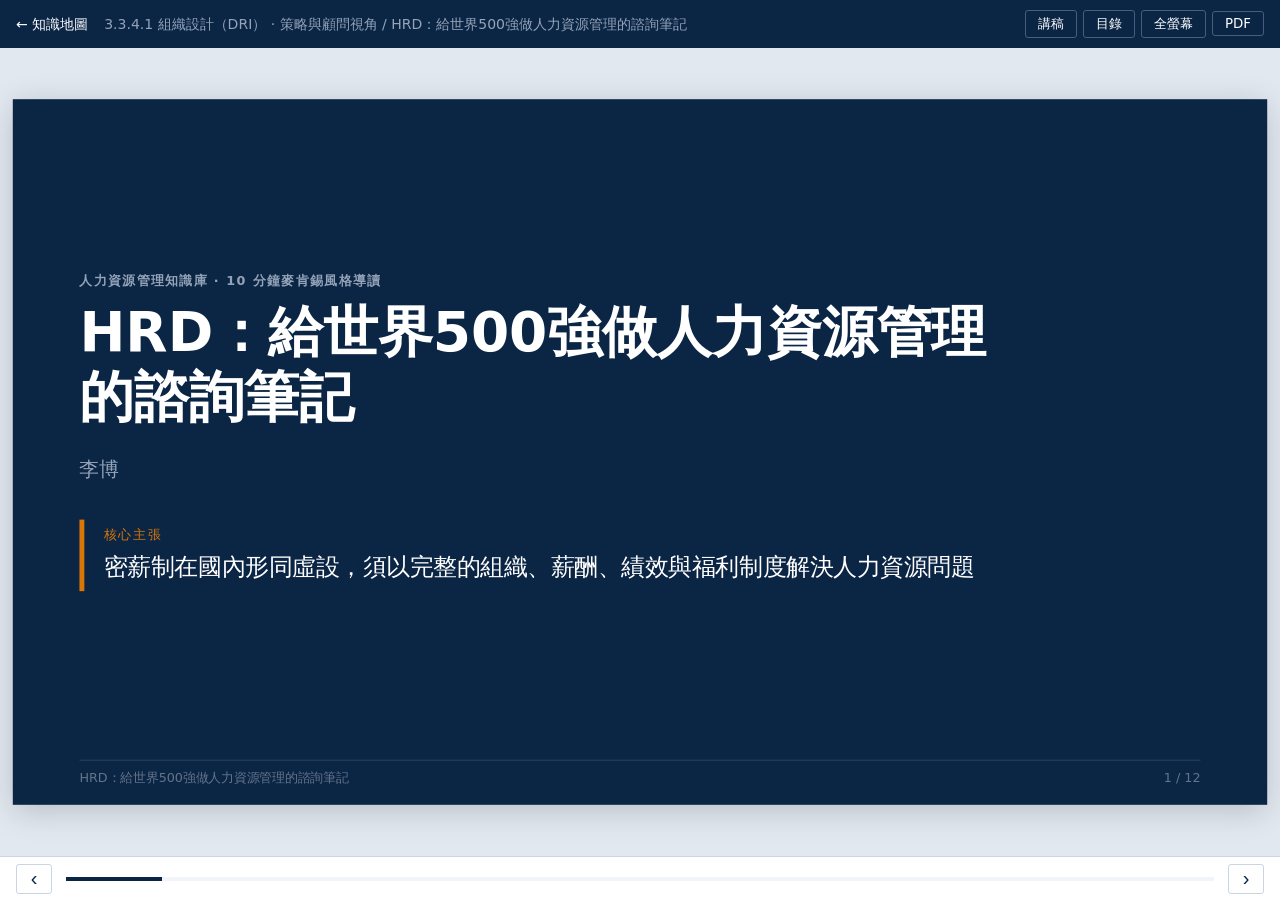
<file: decks/hrd-consulting-notes.html>
<!doctype html><html lang="zh-Hant"><head><meta charset="utf-8">
<meta name="viewport" content="width=device-width,initial-scale=1">
<title>HRD：給世界500強做人力資源管理的諮詢筆記｜HR 知識庫</title>
<link rel="stylesheet" href="../assets/style.css"></head>
<body class="deckpage">
<header class="bar"><a href="../index.html" class="home">← 知識地圖</a>
<span class="crumb">3.3.4.1 組織設計（DRI） · 策略與顧問視角 / HRD：給世界500強做人力資源管理的諮詢筆記</span>
<span class="tools"><button id="btnNotes" title="講稿 (N)">講稿</button><button id="btnList" title="目錄 (G)">目錄</button><button id="btnFs" title="全螢幕 (F)">全螢幕</button><button onclick="window.print()" title="列印/PDF">PDF</button></span></header>
<nav id="toc" class="toc hidden"><a href="#s1" data-go="0"><b>1</b> 封面<small>密薪守不住，唯有把組織、薪酬、績效做成透明體系</small></a><a href="#s2" data-go="1"><b>2</b> 架構圖<small>全書由制度底層、激勵機制到HR自身定位層層推進</small></a><a href="#s3" data-go="2"><b>3</b> 第1章 組織構架的那些事<small>職級要為年輕人設計，並自己用排名法評崗</small></a><a href="#s4" data-go="3"><b>4</b> 第2章（2.1–2.4）薪酬構成與體系<small>薪酬由四模塊與四因素決定，體系本身並不難</small></a><a href="#s5" data-go="4"><b>5</b> 第2章（2.5–2.13）薪酬分析與實務<small>薪酬難題靠面對與設計：倒掛、遞延與發薪溫度</small></a><a href="#s6" data-go="5"><b>6</b> 第3章（3.1–3.8）績效體系<small>績效是員工的提線，目標分解是搭建關鍵</small></a><a href="#s7" data-go="6"><b>7</b> 第3章（3.9–3.16）激勵與股權<small>激勵要溝通與回饋，股權與虛擬股權能留人</small></a><a href="#s8" data-go="7"><b>8</b> 第4章 員工吸引與保留<small>留人靠面試、文化、福利與新員工培訓四管齊下</small></a><a href="#s9" data-go="8"><b>9</b> 第5章 人力資源的規劃與管理<small>HR要讀懂領導、善用三支柱，並預判改革反彈</small></a><a href="#s10" data-go="9"><b>10</b> 章節脈絡<small>由底層制度到員工與規劃，環環相扣</small></a><a href="#s11" data-go="10"><b>11</b> 總結<small>完善制度、透明薪酬，才是HR的長期價值</small></a><a href="#s12" data-go="11"><b>12</b> 附錄<small>這幾處值得回頭深讀</small></a></nav>
<main id="viewport"><div id="stage"><section class="slide t-cover" id="s1" data-i="0"><div class="inner"><div class="cover"><div class="cover-main"><div class="kicker light">人力資源管理知識庫 · 10 分鐘麥肯錫風格導讀</div><h1>HRD：給世界500強做人力資源管理的諮詢筆記</h1><div class="sub"></div><div class="author">李博</div><div class="claim"><span>核心主張</span>密薪制在國內形同虛設，須以完整的組織、薪酬、績效與福利制度解決人力資源問題</div></div></div></div><div class="foot"><span>HRD：給世界500強做人力資源管理的諮詢筆記</span><span>1 / 12</span></div><div class="notes"><p>① 本頁結論：作者主張密薪制在國內形同虛設，應以完善制度取代。</p><p>② 補充說明：全書五章，由組織構架走到薪酬、績效、員工吸引保留與HR規劃。</p><p>③ 下一頁轉場：先看全書如何分層搭建。</p></div></section><section class="slide t-architecture" id="s2" data-i="1"><div class="inner"><div class="kicker">全書架構圖</div><h2 class="conclusion">全書由制度底層、激勵機制到HR自身定位層層推進</h2><div class="arch"><div class="layer"><div class="num">1</div><h3>制度底層</h3><p>先搭組織構架與薪酬體系</p><ul><li>第1章 組織構架的那些事</li><li>第2章 關於薪酬的那些事</li></ul></div><div class="arrow">→</div><div class="layer"><div class="num">2</div><h3>激勵機制</h3><p>以績效與股權引導員工行為</p><ul><li>第3章 關於績效的那些事</li></ul></div><div class="arrow">→</div><div class="layer"><div class="num">3</div><h3>人才與規劃</h3><p>吸引保留員工並規劃HR工作</p><ul><li>第4章 員工吸引與保留</li><li>第5章 人力資源的規劃與管理</li></ul></div></div><div class="relation"><b>互相支撐：</b>組織構架是基礎，薪酬績效依其運作，吸引保留與規劃讓體系落地。</div></div><div class="foot"><span>HRD：給世界500強做人力資源管理的諮詢筆記</span><span>2 / 12</span></div><div class="notes"><p>① 本頁結論：全書分三層：制度底層、激勵機制、人才與規劃。</p><p>② 補充說明：開篇提出六點對策：薪酬透明、津貼靈活、績效清晰、組織完善、福利人性化、文化落地。</p><p>③ 下一頁轉場：由第1章組織構架開始。</p></div></section><section class="slide t-chapter" id="s3" data-i="2"><div class="inner"><div class="kicker">逐章重點 · 第1章 組織構架的那些事</div><h2 class="conclusion">職級要為年輕人設計，並自己用排名法評崗</h2><div class="problem"><span>核心論點</span>如何搭建適合年輕人的職級與崗位價值體系。</div><div class="cards n3"><div class="card"><div class="stat">6項</div><h4>年輕人職級六特徵</h4><p>清晰晉升、顯性標誌、福利分級、細分職級但不細分匯報、靈活組隊、靈活降級。</p></div><div class="card"><h4>通用評估工具不適用</h4><p>諮詢公司的崗位價值工具用於市場薪酬對標，稱為「照妖鏡」，非為單一公司設計。</p></div><div class="card"><div class="stat">30級</div><h4>六步自建職級</h4><p>部門排序、劃層級、設職級、排名法分級、分序列、算重疊；先放30個級別再刪減。</p></div></div><div class="oneliner">職級體系要自建，依公司戰略與年輕人特性設計。</div></div><div class="foot"><span>HRD：給世界500強做人力資源管理的諮詢筆記</span><span>3 / 12</span></div><div class="notes"><p>① 本頁結論：組織構架應依公司戰略自建，並貼近年輕員工需求。</p><p>② 補充說明：第1章另含職能序列（員工規模大才需區分）、跨部門合作、崗位說明書。</p><p>③ 下一頁轉場：接著談建立在職級上的薪酬。</p></div></section><section class="slide t-chapter" id="s4" data-i="3"><div class="inner"><div class="kicker">逐章重點 · 第2章（2.1–2.4）薪酬構成與體系</div><h2 class="conclusion">薪酬由四模塊與四因素決定，體系本身並不難</h2><div class="problem"><span>核心論點</span>薪酬由什麼組成、如何決定、如何搭建。</div><div class="cards n3"><div class="card"><div class="stat">4項</div><h4>薪酬四模塊</h4><p>固定薪酬、變動薪酬、補貼、福利；福利非現金，不計入固浮比。</p></div><div class="card"><div class="stat">4項</div><h4>定薪四因素</h4><p>崗位價值、個人能力素質、個人績效、市場人才供給。</p></div><div class="card"><div class="stat">3–5年</div><h4>寬帶薪酬步驟</h4><p>先定政策線，位置取決於預算與外部競爭力；體系壽命3～5年。</p></div></div><div class="oneliner">定薪要全面，差異化付薪比普惠漲薪更省成本。</div></div><div class="foot"><span>HRD：給世界500強做人力資源管理的諮詢筆記</span><span>4 / 12</span></div><div class="notes"><p>① 本頁結論：薪酬構成與定薪依據清楚，搭建流程有固定模式。</p><p>② 補充說明：能力素質模型是人才畫像，與崗位價值評估不可重合。</p><p>③ 下一頁轉場：再看薪酬分析、調研與日常難題。</p></div></section><section class="slide t-chapter" id="s5" data-i="4"><div class="inner"><div class="kicker">逐章重點 · 第2章（2.5–2.13）薪酬分析與實務</div><h2 class="conclusion">薪酬難題靠面對與設計：倒掛、遞延與發薪溫度</h2><div class="problem"><span>核心論點</span>如何處理新老倒掛、調薪無感、遞延與薪酬溫度。</div><div class="cards n3"><div class="card"><div class="stat">99%客戶</div><h4>新老倒掛難避免</h4><p>主因是市場漲幅超過內部調薪；要分析哪些司齡員工離職，說服高層付出成本。</p></div><div class="card"><h4>遞延的是年終獎</h4><p>固定薪酬遞延會遭仲裁；宜在業績佳的年份，將年終獎多出部分遞延。</p></div><div class="card"><div class="stat">74%→86%</div><h4>發薪時間點有溫度</h4><p>節假日前發兩次薪，A公司滿意度由74%升至86%，B公司由61%升至69%。</p></div></div><div class="oneliner">同樣的錢，改變時間與方式，效果就不同。</div></div><div class="foot"><span>HRD：給世界500強做人力資源管理的諮詢筆記</span><span>5 / 12</span></div><div class="notes"><p>① 本頁結論：薪酬實務重在分析根源並設計做法，而非單靠加薪。</p><p>② 補充說明：另含福利與補貼區別、薪酬雙重性、市場調研、調薪無感原因。</p><p>③ 下一頁轉場：轉向最難的績效體系。</p></div></section><section class="slide t-chapter" id="s6" data-i="5"><div class="inner"><div class="kicker">逐章重點 · 第3章（3.1–3.8）績效體系</div><h2 class="conclusion">績效是員工的提線，目標分解是搭建關鍵</h2><div class="problem"><span>核心論點</span>績效如何成為引導員工的目標管理工具。</div><div class="cards n3"><div class="card"><h4>績效像木偶提線</h4><p>通過績效讓員工成為公司想要的樣子，對應大比例薪酬使其聽從。</p></div><div class="card"><div class="stat">4步</div><h4>KPI四步分解</h4><p>定戰略、切分部門、定崗位目標、再切到員工；KPI在國內市佔居首。</p></div><div class="card"><div class="stat">3個月</div><h4>績效最難</h4><p>作者稱績效搭建是HR諮詢中最複雜者，從調研到落地最快近3個月。</p></div></div><div class="oneliner">先找公司想達成的目標，再逐級分解到個人。</div></div><div class="foot"><span>HRD：給世界500強做人力資源管理的諮詢筆記</span><span>6 / 12</span></div><div class="notes"><p>① 本頁結論：績效核心是目標管理，重結果而非過程。</p><p>② 補充說明：本部分還含結算模型、SMART、PDCA、指標彙總、平衡計分卡、360評測。</p><p>③ 下一頁轉場：接著看激勵與股權。</p></div></section><section class="slide t-chapter" id="s7" data-i="6"><div class="inner"><div class="kicker">逐章重點 · 第3章（3.9–3.16）激勵與股權</div><h2 class="conclusion">激勵要溝通與回饋，股權與虛擬股權能留人</h2><div class="problem"><span>核心論點</span>如何設計績效溝通、負激勵與股權類激勵。</div><div class="cards n3"><div class="card"><h4>績效溝通與發展計劃</h4><p>員工要認識不足並制訂改進計劃，公司可提供培訓或老帶新。</p></div><div class="card"><div class="stat">95%</div><h4>股權激勵優點</h4><p>吸引並鎖住人才、降低現金流壓力、財散人聚；創業公司約95%以上有股權激勵。</p></div><div class="card"><div class="stat">31%→11%</div><h4>虛擬股權案例</h4><p>A公司依司齡、績效、長約、職級、領導評價分配，主動離職率由31%降至11%。</p></div></div><div class="oneliner">把獎金改造成可預期的股權式分配，能提高保留效果。</div></div><div class="foot"><span>HRD：給世界500強做人力資源管理的諮詢筆記</span><span>7 / 12</span></div><div class="notes"><p>① 本頁結論：激勵設計須兼顧公平與長期保留，虛擬股權是低門檻選項。</p><p>② 補充說明：案例權重：司齡20%、績效40%、長約20%、職級10%、領導評價10%。</p><p>③ 下一頁轉場：進入員工吸引與保留。</p></div></section><section class="slide t-chapter" id="s8" data-i="7"><div class="inner"><div class="kicker">逐章重點 · 第4章 員工吸引與保留</div><h2 class="conclusion">留人靠面試、文化、福利與新員工培訓四管齊下</h2><div class="problem"><span>核心論點</span>如何招到人、留住人並建立認同。</div><div class="cards n3"><div class="card"><h4>晉升與招聘依階段</h4><p>初創期偏外部招聘，穩定期多內部晉升，轉型期中基層內升、高層外聘。</p></div><div class="card"><div class="stat">3760元</div><h4>通勤彈性福利案例</h4><p>依住所距離錯開上班時間，租房成本由5580元降至1820元，通勤由2小時降至45分鐘。</p></div><div class="card"><div class="stat">1000人</div><h4>新員工培訓最關鍵</h4><p>1000名入職未滿2個月離職者訪談，入職流程不清與培訓不到位居首。</p></div></div><div class="oneliner">薪酬之外，文化與福利是保留人才的低成本手段。</div></div><div class="foot"><span>HRD：給世界500強做人力資源管理的諮詢筆記</span><span>8 / 12</span></div><div class="notes"><p>① 本頁結論：吸引保留需綜合面試、文化、福利與培訓。</p><p>② 補充說明：文化要融入組織、薪酬、績效，而非僅是口號。</p><p>③ 下一頁轉場：最後談HR如何規劃與推動改革。</p></div></section><section class="slide t-chapter" id="s9" data-i="8"><div class="inner"><div class="kicker">逐章重點 · 第5章 人力資源的規劃與管理</div><h2 class="conclusion">HR要讀懂領導、善用三支柱，並預判改革反彈</h2><div class="problem"><span>核心論點</span>HR如何規劃工作、編預算與推動薪酬改革。</div><div class="cards n3"><div class="card"><div class="stat">3支柱</div><h4>HR三大支柱</h4><p>SSC共享服務中心、COE專家中心、HRBP業務夥伴；SSC做實務，COE做體系設計。</p></div><div class="card"><div class="stat">5模塊</div><h4>預算分五模塊</h4><p>招聘、薪酬、培訓、管理費用、其他；方法首推比例推測法。</p></div><div class="card"><div class="stat">5/9</div><h4>改革必有人受損</h4><p>要事先告知領導、分析受害群體、做好解釋；案例中9名元老有5人反抗。</p></div></div><div class="oneliner">推動改革前，先想誰會受損並提前溝通。</div></div><div class="foot"><span>HRD：給世界500強做人力資源管理的諮詢筆記</span><span>9 / 12</span></div><div class="notes"><p>① 本頁結論：HR要讓領導理解重要性，並預判改革阻力。</p><p>② 補充說明：另含OD、TD、LD三個3D模塊、HR戰略規劃、漲薪提案時機。</p><p>③ 下一頁轉場：回顧各章脈絡。</p></div></section><section class="slide t-flow" id="s10" data-i="9"><div class="inner"><div class="kicker">章節脈絡</div><h2 class="conclusion">由底層制度到員工與規劃，環環相扣</h2><div class="flow n5"><div class="step"><div class="chev"><b>1</b>第1章 組織構架</div><div class="concl">職級要自建</div><div class="leads">↳ 職級是定薪與績效的基礎</div></div><div class="step"><div class="chev"><b>2</b>第2章 薪酬</div><div class="concl">定薪四因素、體系透明</div><div class="leads">↳ 固定薪酬之外需績效調節</div></div><div class="step"><div class="chev"><b>3</b>第3章 績效</div><div class="concl">目標分解並結算</div><div class="leads">↳ 績效結果支撐股權與激勵</div></div><div class="step"><div class="chev"><b>4</b>第4章 吸引保留</div><div class="concl">文化福利培訓留人</div><div class="leads">↳ 留人體系需HR規劃推動</div></div><div class="step"><div class="chev"><b>5</b>第5章 規劃管理</div><div class="concl">預判阻力、爭取支持</div><div class="leads">↳ （回到開篇：完善制度）</div></div></div></div><div class="foot"><span>HRD：給世界500強做人力資源管理的諮詢筆記</span><span>10 / 12</span></div><div class="notes"><p>① 本頁結論：五章形成由制度到落地的完整鏈條。</p><p>② 補充說明：開篇結論：別抱幻想，完善制度才是最重要的。</p><p>③ 下一頁轉場：進入全書總結。</p></div></section><section class="slide t-summary" id="s11" data-i="10"><div class="inner"><div class="kicker">總結</div><h2 class="conclusion">完善制度、透明薪酬，才是HR的長期價值</h2><ol class="points"><li><b>1</b><span>密薪制在國內難推行，應走薪酬透明</span></li><li><b>2</b><span>職級與崗位價值要依公司自建</span></li><li><b>3</b><span>定薪綜合崗位、能力、績效與市場</span></li><li><b>4</b><span>績效是目標管理，最難也最關鍵</span></li><li><b>5</b><span>文化、福利、培訓是低成本留人</span></li></ol><div class="action"><span>立刻可應用的一件事</span>盤點本公司定薪是否同時考慮崗位價值、能力、績效、市場四因素，並找出新老倒掛的崗位。</div></div><div class="foot"><span>HRD：給世界500強做人力資源管理的諮詢筆記</span><span>11 / 12</span></div><div class="notes"><p>① 本頁結論：書中核心是以完整制度取代密薪幻想。</p><p>② 補充說明：HR未來重心在體系把控，基礎事務可能被機器取代（作者觀點）。</p><p>③ 下一頁轉場：下頁列出可深挖處。</p></div></section><section class="slide t-appendix" id="s12" data-i="11"><div class="inner"><div class="kicker">附錄 · 延伸閱讀與實證索引</div><h2 class="conclusion">這幾處值得回頭深讀</h2><table class="appx"><thead><tr><th>位置 / 研究</th><th>為何值得深挖</th></tr></thead><tbody><tr><td>1.2 崗位價值怎麼評定</td><td>六步自建職級與排名法，可直接操作</td></tr><tr><td>2.9 新老員工倒掛</td><td>含員工留存率分析與高管心態拆解</td></tr><tr><td>2.13 薪酬的溫度</td><td>發薪時間調整的滿意度實驗數據</td></tr><tr><td>3.16 有趣的虛擬股權</td><td>完整案例與分配權重、離職率變化</td></tr><tr><td>5.7 員工為何抗拒薪酬改革</td><td>含元老反抗案例與四步應對</td></tr></tbody></table></div><div class="foot"><span>HRD：給世界500強做人力資源管理的諮詢筆記</span><span>12 / 12</span></div><div class="notes"><p>① 本頁結論：以上五處最貼近實務操作與案例。</p><p>② 補充說明：其他章節可依需求再查。</p><p>③ 下一頁轉場：（結束）</p></div></section></div></main>
<div class="ctrl"><button id="prev">‹</button><div class="prog"><i id="progbar"></i></div><button id="next">›</button></div>
<script src="../assets/deck.js"></script></body></html>
</file>
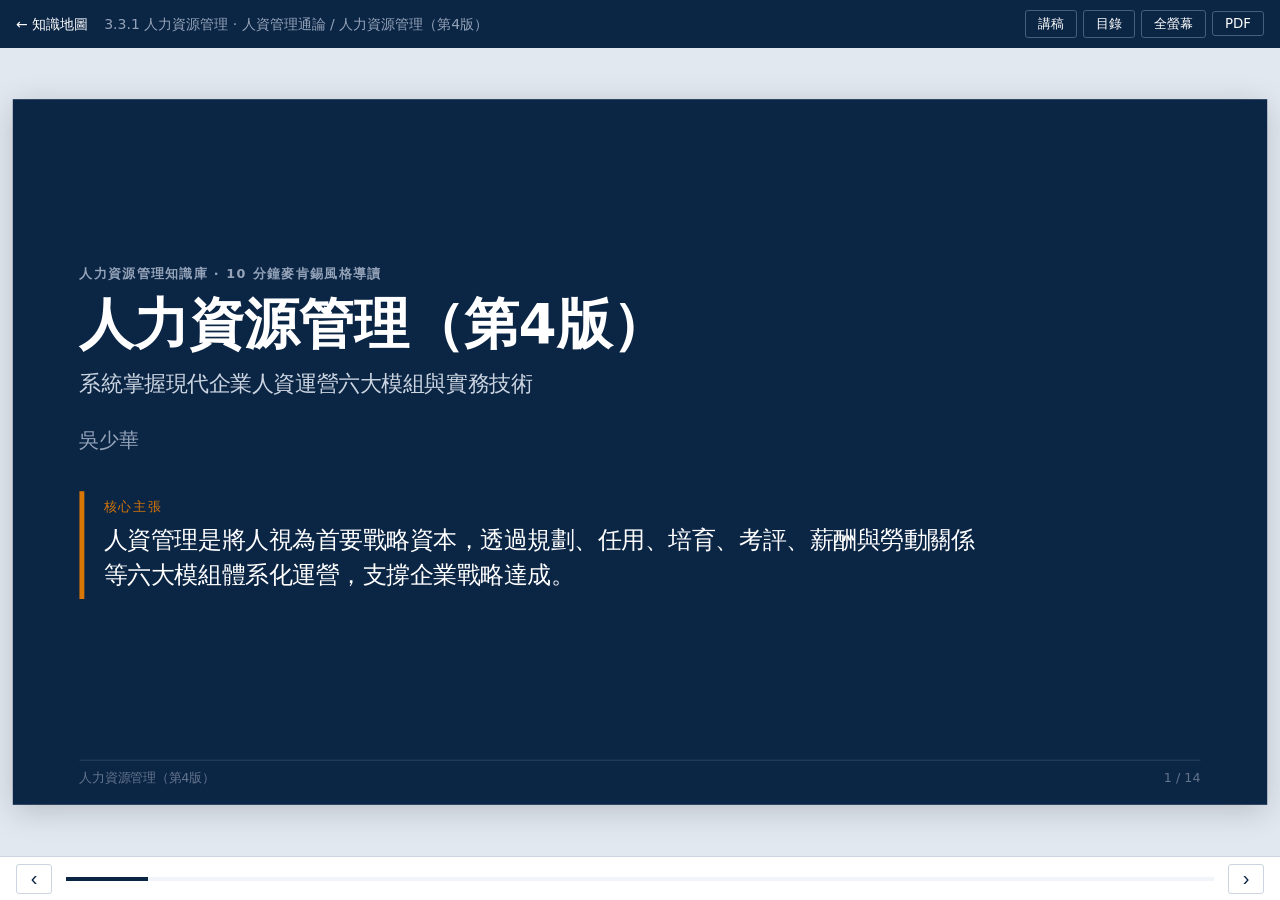
<file: decks/hrm-wu-shaohua.html>
<!doctype html><html lang="zh-Hant"><head><meta charset="utf-8">
<meta name="viewport" content="width=device-width,initial-scale=1">
<title>人力資源管理（第4版）｜HR 知識庫</title>
<link rel="stylesheet" href="../assets/style.css"></head>
<body class="deckpage">
<header class="bar"><a href="../index.html" class="home">← 知識地圖</a>
<span class="crumb">3.3.1 人力資源管理 · 人資管理通論 / 人力資源管理（第4版）</span>
<span class="tools"><button id="btnNotes" title="講稿 (N)">講稿</button><button id="btnList" title="目錄 (G)">目錄</button><button id="btnFs" title="全螢幕 (F)">全螢幕</button><button onclick="window.print()" title="列印/PDF">PDF</button></span></header>
<nav id="toc" class="toc hidden"><a href="#s1" data-go="0"><b>1</b> 封面<small>現代人資管理是驅動戰略落地的體系化資本運營工程</small></a><a href="#s2" data-go="1"><b>2</b> 架構圖<small>全書架構由基礎理論、配置培育、激勵保障三大運營支柱構成</small></a><a href="#s3" data-go="2"><b>3</b> 第一章 緒論<small>人資管理本質是將人力轉為資本，經歷四個歷史發展階段</small></a><a href="#s4" data-go="3"><b>4</b> 第二章 人力資源規劃<small>供需動態平衡是人資規劃的核心，定員定額決定編制基石</small></a><a href="#s5" data-go="4"><b>5</b> 第三章 工作分析與工作設計<small>工作分析是人資管理的基石，以5W1H確立崗位標準規範</small></a><a href="#s6" data-go="5"><b>6</b> 第四章 人員招聘<small>招聘甄選重在人崗匹配，結構化面試與測評提高決策信度</small></a><a href="#s7" data-go="6"><b>7</b> 第五章 員工培訓<small>培訓需緊扣組織戰略，運用柯氏四級評估檢驗培訓轉化率</small></a><a href="#s8" data-go="7"><b>8</b> 第六章 職業生涯管理<small>職業管理實現組織與個人雙贏，雙軌制拓寬技術晉升通道</small></a><a href="#s9" data-go="8"><b>9</b> 第七章 績效考核<small>績效考核聚焦目標落地，反饋輔導是提升業績的真正動力</small></a><a href="#s10" data-go="9"><b>10</b> 第八章 薪酬管理<small>薪酬體系兼顧內部公平與外部競爭，寬帶架構賦予薪資彈性</small></a><a href="#s11" data-go="10"><b>11</b> 第九章 勞動關係管理<small>勞動關係合規是企業防禦底線，構建和諧協商是長遠之策</small></a><a href="#s12" data-go="11"><b>12</b> 章節脈絡<small>九大模組循序遞進：從戰略定位到選用育留，再到激勵與保障</small></a><a href="#s13" data-go="12"><b>13</b> 總結<small>現代人資管理精髓在於系統化思維、量化標準與人本激勵</small></a><a href="#s14" data-go="13"><b>14</b> 附錄<small>深入實踐推薦精讀：勞動定員公式、評價中心與寬帶薪酬</small></a></nav>
<main id="viewport"><div id="stage"><section class="slide t-cover" id="s1" data-i="0"><div class="inner"><div class="cover"><div class="cover-main"><div class="kicker light">人力資源管理知識庫 · 10 分鐘麥肯錫風格導讀</div><h1>人力資源管理（第4版）</h1><div class="sub">系統掌握現代企業人資運營六大模組與實務技術</div><div class="author">吳少華</div><div class="claim"><span>核心主張</span>人資管理是將人視為首要戰略資本，透過規劃、任用、培育、考評、薪酬與勞動關係等六大模組體系化運營，支撐企業戰略達成。</div></div></div></div><div class="foot"><span>人力資源管理（第4版）</span><span>1 / 14</span></div><div class="notes"><p>① 本頁結論：人資管理已從傳統事務性人事行政，躍升為企業戰略資本運營的核心引擎。</p><p>② 補充說明：本書由吳少華編著，系統性涵蓋現代人資管理的理論基石與六大實務運營模組。</p><p>③ 下一頁轉場：接下來透過全書架構圖，綜覽三大層次如何環環相扣。</p></div></section><section class="slide t-architecture" id="s2" data-i="1"><div class="inner"><div class="kicker">全書架構圖</div><h2 class="conclusion">全書架構由基礎理論、配置培育、激勵保障三大運營支柱構成</h2><div class="arch"><div class="layer"><div class="num">1</div><h3>底層基礎模組</h3><p>界定管理理念、人資供需規劃與工作職責標準</p><ul><li>第一章 緒論（概念與古典/現代人資理論）</li><li>第二章 人力資源規劃（供需預測與勞動定員）</li><li>第三章 工作分析與工作設計（5W1H與崗位職責）</li></ul></div><div class="arrow">→</div><div class="layer"><div class="num">2</div><h3>獲取與培育模組</h3><p>精準吸納人才並構築組織與個人雙贏的賦能通道</p><ul><li>第四章 人員招聘（招聘管道與結構化甄選）</li><li>第五章 員工培訓（ADDIE模型與柯氏評估）</li><li>第六章 職業生涯管理（職業錨與雙軌晉升通道）</li></ul></div><div class="arrow">→</div><div class="layer"><div class="num">3</div><h3>評價與激勵模組</h3><p>建立以績效為導向、以薪酬為槓桿、以和諧為底線的激勵體系</p><ul><li>第七章 績效考核（KPI、BSC與考評反饋）</li><li>第八章 薪酬管理（崗位價值評估與寬帶薪酬）</li><li>第九章 勞動關係管理（合同法規與勞動爭議處理）</li></ul></div></div><div class="relation"><b>互相支撐：</b>基礎模組確立崗位與編制標準，獲取培育模組源源不絕注入合格人才，評價激勵模組確保高績效產出與組織合規穩定。</div></div><div class="foot"><span>人力資源管理（第4版）</span><span>2 / 14</span></div><div class="notes"><p>① 本頁結論：九大章節邏輯緊密，由淺入深構成完整的人資管理閉環體系。</p><p>② 補充說明：每個模組皆兼具管理學經典原理與企業標準作業流程（SOP）。</p><p>③ 下一頁轉場：首先進入第一章，探討人資管理的基本性質與演進階段。</p></div></section><section class="slide t-chapter" id="s3" data-i="2"><div class="inner"><div class="kicker">逐章重點 · 第一章 緒論</div><h2 class="conclusion">人資管理本質是將人力轉為資本，經歷四個歷史發展階段</h2><div class="problem"><span>核心論點</span>如何從傳統人事管理思維躍升為現代戰略性人力資源管理？</div><div class="cards n3"><div class="card"><div class="stat">3大特徵</div><h4>三大資本性特徵</h4><p>人力資源具有能動性、時效性與再生性，是企業所有資源中唯一具備創造主動價值的戰略資產。</p></div><div class="card"><div class="stat">4個階段</div><h4>四代演進階段</h4><p>經歷勞工福利管理、人事管理、現代人力資源管理到戰略性人力資源管理（SHRM）四大發展階段。</p></div><div class="card"><h4>X/Y理論與人本假說</h4><p>從經濟人假說（X理論泰勒制）轉向社會人假說（霍桑試驗）及自我實現人假說（Y理論與權變管理）。</p></div></div><div class="oneliner">現代人資管理的核心在於激發人的主觀能動性，而非單純的流程管控。</div></div><div class="foot"><span>人力資源管理（第4版）</span><span>3 / 14</span></div><div class="notes"><p>① 本頁結論：現代人資管理的立論基礎是將員工視為投資對象與價值共創夥伴。</p><p>② 補充說明：傳統人事管理偏重事後記錄，戰略人資則強調前瞻佈局與組織目標對齊。</p><p>③ 下一頁轉場：有了戰略認知後，下一步必須做好具體的人力資源規劃與供需預測。</p></div></section><section class="slide t-chapter" id="s4" data-i="3"><div class="inner"><div class="kicker">逐章重點 · 第二章 人力資源規劃</div><h2 class="conclusion">供需動態平衡是人資規劃的核心，定員定額決定編制基石</h2><div class="problem"><span>核心論點</span>企業如何精準預測未來的組織人才缺口並避免人浮於事？</div><div class="cards n3"><div class="card"><div class="stat">供需比對</div><h4>供需預測雙向平衡</h4><p>結合外部供給（人口與高校市場）與內部供給（馬爾可夫轉移矩陣），動態比對業務需求量。</p></div><div class="card"><div class="stat">5大方法</div><h4>五種定員計算法</h4><p>按勞動效率定員、按設備定員、按崗位定員、按比例定員及按組織機構職責定員，量化人員配置標準。</p></div><div class="card"><div class="stat">3階閉環</div><h4>三階段控制循環</h4><p>實施人資規劃需建立「前饋預算編制、過程彈性調控、事後綜合效益評估」的閉環機制。</p></div></div><div class="oneliner">人力資源規劃是企業戰略向組織運能轉換的第一道量化防線。</div></div><div class="foot"><span>人力資源管理（第4版）</span><span>4 / 14</span></div><div class="notes"><p>① 本頁結論：精準的編制規劃能有效防止冗員增加與關鍵技能缺口的雙重風險。</p><p>② 補充說明：書中詳細列示了設備定員與崗位定員的具體計算公式與試算表。</p><p>③ 下一頁轉場：定員之後必須落實到每個崗位本身，這就需要工作分析與工作設計。</p></div></section><section class="slide t-chapter" id="s5" data-i="4"><div class="inner"><div class="kicker">逐章重點 · 第三章 工作分析與工作設計</div><h2 class="conclusion">工作分析是人資管理的基石，以5W1H確立崗位標準規範</h2><div class="problem"><span>核心論點</span>如何客觀梳理工作職責，產出規範的職位說明書與任職資格？</div><div class="cards n3"><div class="card"><div class="stat">5W1H</div><h4>5W1H結構化調研</h4><p>釐清Who（誰做）、What（做什麼）、Where（地點）、When（時間週期）、Why（目的）與How（如何做）。</p></div><div class="card"><div class="stat">2大成果</div><h4>兩大核心成果產出</h4><p>工作分析最終凝結為「工作描述（工作內容與權責）」與「任職規範（KSAO知識、技能、能力與特質）」。</p></div><div class="card"><div class="stat">3種模式</div><h4>工作再設計三模式</h4><p>推行工作擴大化（橫向擴展）、工作豐富化（縱向賦權）與彈性工時制，以改善員工工作倦怠感。</p></div></div><div class="oneliner">沒有扎實的工作分析，招聘、培訓、績效與薪酬都將失去客觀基準。</div></div><div class="foot"><span>人力資源管理（第4版）</span><span>5 / 14</span></div><div class="notes"><p>① 本頁結論：職位說明書是所有後續六大模組開展工作的唯一客觀依據。</p><p>② 補充說明：書中強調工作設計不僅要考慮技術效率，更要兼顧激勵潛能得分（MPS）。</p><p>③ 下一頁轉場：有了清晰的崗位畫像與勝任資格，企業即可展開人員招聘與甄選。</p></div></section><section class="slide t-chapter" id="s6" data-i="5"><div class="inner"><div class="kicker">逐章重點 · 第四章 人員招聘</div><h2 class="conclusion">招聘甄選重在人崗匹配，結構化面試與測評提高決策信度</h2><div class="problem"><span>核心論點</span>如何建立高效合規的甄選流程，以最低成本吸引並選拔關鍵人才？</div><div class="cards n3"><div class="card"><div class="stat">內外兼修</div><h4>內外部管道金字塔</h4><p>內部提拔保證文化延續與士氣激勵；外部獵聘、校招與社交網路則引入外部創新活水與稀缺專業。</p></div><div class="card"><div class="stat">信度提升</div><h4>結構化面試標準化</h4><p>統一題目、評判規準與考官打分標準，顯著降低第一印象與暈輪效應等主觀偏見，信效度提升超40%。</p></div><div class="card"><div class="stat">綜合評價</div><h4>情境與評價中心技術</h4><p>結合無領導小組討論（LGD）、公文筐測驗（In-basket）與心理測驗，全方位檢驗管理者潛質。</p></div></div><div class="oneliner">精準甄選是降低組織流動成本與培訓風險的第一道戰略關卡。</div></div><div class="foot"><span>人力資源管理（第4版）</span><span>6 / 14</span></div><div class="notes"><p>① 本頁結論：選對人遠比事後費力改造人更具投資報酬率。</p><p>② 補充說明：書中提醒招聘成本包括招募費用、選拔費用以及試用期安置與失敗機會成本。</p><p>③ 下一頁轉場：員工入職後，必須透過系統性的培訓體系持續賦能轉化。</p></div></section><section class="slide t-chapter" id="s7" data-i="6"><div class="inner"><div class="kicker">逐章重點 · 第五章 員工培訓</div><h2 class="conclusion">培訓需緊扣組織戰略，運用柯氏四級評估檢驗培訓轉化率</h2><div class="problem"><span>核心論點</span>如何跳出「培訓無效論」，建立具備高業務轉化率的賦能體系？</div><div class="cards n3"><div class="card"><div class="stat">3維診斷</div><h4>三維度需求診斷</h4><p>從組織分析（戰略方向）、工作分析（崗位技能落差）與個人分析（績效盲點）精準定位培訓需求。</p></div><div class="card"><div class="stat">5步閉環</div><h4>ADDIE系統化流程</h4><p>嚴格遵循分析（Analysis）、設計（Design）、開發（Development）、實施（Implementation）、評估（Evaluation）五步閉環。</p></div><div class="card"><div class="stat">4級評估</div><h4>柯氏四級評估模型</h4><p>層層推進反應層（學員喜好）、學習層（知識吸收）、行為層（工作應用）與結果層（業務指標改善）。</p></div></div><div class="oneliner">培訓不是福利而是戰略投資，結果層的業務效益是檢驗成功的唯一尺標。</div></div><div class="foot"><span>人力資源管理（第4版）</span><span>7 / 14</span></div><div class="notes"><p>① 本頁結論：培訓的終極目標是促進員工行為改變並體現於組織財務與業務指標中。</p><p>② 補充說明：實務中多數企業只做到反應層（滿意度問卷），缺乏行為層與結果層的長期追蹤。</p><p>③ 下一頁轉場：培訓除了提升技能，更要與員工的長期職業生涯發展緊密咬合。</p></div></section><section class="slide t-chapter" id="s8" data-i="7"><div class="inner"><div class="kicker">逐章重點 · 第六章 職業生涯管理</div><h2 class="conclusion">職業管理實現組織與個人雙贏，雙軌制拓寬技術晉升通道</h2><div class="problem"><span>核心論點</span>如何留住核心骨幹並解決「千軍萬馬搶過管理單一獨木橋」的困局？</div><div class="cards n3"><div class="card"><div class="stat">5類職業錨</div><h4>職業錨理論辨識特質</h4><p>施恩五大經典職業錨（技術型、管理型、自主型、安全型、創造創造性型），協助員工明確自我追求。</p></div><div class="card"><div class="stat">雙軌並行</div><h4>雙軌制晉升天梯</h4><p>開闢「專業技術職級序列（P序列）」與「行政管理職級序列（M序列）」，待遇與話語權同等對齊。</p></div><div class="card"><div class="stat">4階段週期</div><h4>職業發展四階段路徑</h4><p>涵蓋職業探索期、立業確立期、維持高原期與衰退退休期，各階段匹配差異化培養與激勵政策。</p></div></div><div class="oneliner">職業生涯管理將員工個人成長目標與企業發展願景深度綁定。</div></div><div class="foot"><span>人力資源管理（第4版）</span><span>8 / 14</span></div><div class="notes"><p>① 本頁結論：健全的職業通道能有效激發專業人才長期深耕，避免因官本位導致研發人才流失。</p><p>② 補充說明：書中特別提及組織應主動協助面臨「職業高原」的中生代員工重燃熱情。</p><p>③ 下一頁轉場：人才成長與貢獻，最終必須經由科學公正的績效考核來衡量。</p></div></section><section class="slide t-chapter" id="s9" data-i="8"><div class="inner"><div class="kicker">逐章重點 · 第七章 績效考核</div><h2 class="conclusion">績效考核聚焦目標落地，反饋輔導是提升業績的真正動力</h2><div class="problem"><span>核心論點</span>如何避免績效考核流於形式打分，真正驅動組織目標層層拆解？</div><div class="cards n3"><div class="card"><div class="stat">BSC 4維</div><h4>兩大戰略拆解工具</h4><p>關鍵績效指標（KPI）抓住核心價值鏈，平衡計分卡（BSC）從財務、客戶、內部流程、學習成長四維平衡。</p></div><div class="card"><div class="stat">360度</div><h4>360度立體反饋機制</h4><p>結合上級、同儕、下屬與自我評價，全面診斷領導力行為；但權重分配須謹慎以避免老好人主義。</p></div><div class="card"><div class="stat">閉環改進</div><h4>績效面談與改進閉環</h4><p>考核不是終點，制度的核心在於考後的漢堡原則/BEST反饋面談，共同制定個人績效改進計畫（PIP）。</p></div></div><div class="oneliner">績效管理是持續的溝通輔導過程，打分只是檢驗目標達成的一種手段。</div></div><div class="foot"><span>人力資源管理（第4版）</span><span>9 / 14</span></div><div class="notes"><p>① 本頁結論：考核本身不產生業績，考核過程中的目標對齊與反饋輔導才是驅動業績的關鍵。</p><p>② 補充說明：書中提醒應防範居中趨勢、首因效應、近因效應等常見評估主觀偏差。</p><p>③ 下一頁轉場：有了客觀的考核結果，薪酬分配機制便成為落實激勵的最強槓桿。</p></div></section><section class="slide t-chapter" id="s10" data-i="9"><div class="inner"><div class="kicker">逐章重點 · 第八章 薪酬管理</div><h2 class="conclusion">薪酬體系兼顧內部公平與外部競爭，寬帶架構賦予薪資彈性</h2><div class="problem"><span>核心論點</span>如何設計兼具市場競爭力、內部公平性與成本可控性的薪酬機制？</div><div class="cards n3"><div class="card"><div class="stat">內部公平</div><h4>崗位評估三法確立內部公平</h4><p>透過排序法、分類法、要素計點法（Point Method）科學評估崗位相對價值，形成薪酬等級序列。</p></div><div class="card"><div class="stat">P50/P75</div><h4>市場薪酬調查確保外部競爭</h4><p>錨定同行業 50/75 分位數（P50/P75），決定企業採取領先型、跟隨型或滯後型薪酬定位戰略。</p></div><div class="card"><div class="stat">寬帶薪酬</div><h4>寬帶薪酬打破等級壁壘</h4><p>將數十個細碎等級合併為少數寬薪帶，薪資級差擴大至100%~300%，鼓勵員工跨職能橫向發展。</p></div></div><div class="oneliner">科學的薪酬機制是以崗定級、以市定價、以能定薪、以績定獎的四位一體。</div></div><div class="foot"><span>人力資源管理（第4版）</span><span>10 / 14</span></div><div class="notes"><p>① 本頁結論：薪酬是企業戰略意圖的最直接體現，直接引導員工的行為關注點。</p><p>② 補充說明：全面薪酬概念涵蓋貨幣薪酬（固定工資+獎金）與非貨幣獎勵（認同、發展機會、工作生活平衡）。</p><p>③ 下一頁轉場：所有管理手段與激勵機制，必須在合法合規的勞動關係底線內運作。</p></div></section><section class="slide t-chapter" id="s11" data-i="10"><div class="inner"><div class="kicker">逐章重點 · 第九章 勞動關係管理</div><h2 class="conclusion">勞動關係合規是企業防禦底線，構建和諧協商是長遠之策</h2><div class="problem"><span>核心論點</span>如何規範勞動合同運作，預防並化解日益複雜的勞動用工風險？</div><div class="cards n3"><div class="card"><div class="stat">合法合規</div><h4>勞動合同法規關鍵條款</h4><p>嚴格把關書面簽訂時限、試用期期限規範、競業限制補償與解除勞動合同的法定程序條件。</p></div><div class="card"><div class="stat">4步處置</div><h4>勞動爭議處理四步法</h4><p>按照「企業內部協商調解 → 區域勞動爭議仲裁 → 法院一審訴訟 → 二審終審」的法定路徑有序化解糾紛。</p></div><div class="card"><div class="stat">EAP關懷</div><h4>從被動處置到主動關懷</h4><p>推行員工幫助計畫（EAP）、勞動保護衛生管理與集體協商機制，打造企業與員工的命運共同體。</p></div></div><div class="oneliner">勞動關係管理是企業合法營運的護城河，預防化解勝於事後仲裁。</div></div><div class="foot"><span>人力資源管理（第4版）</span><span>11 / 14</span></div><div class="notes"><p>① 本頁結論：依法合規用工是企業健康經營的前提，更是勞資雙方信任的制度基石。</p><p>② 補充說明：實務中90%以上的勞資仲裁敗訴皆因用人單位缺乏程序正義或書面舉證不足。</p><p>③ 下一頁轉場：縱覽九大模組後，讓我們回顧全書各模組之間的遞進脈絡。</p></div></section><section class="slide t-flow" id="s12" data-i="11"><div class="inner"><div class="kicker">章節脈絡</div><h2 class="conclusion">九大模組循序遞進：從戰略定位到選用育留，再到激勵與保障</h2><div class="flow n4"><div class="step"><div class="chev"><b>1</b>第一至三章：基礎與標準</div><div class="concl">確立人資戰略地位，產出職能規劃與崗位職責標準</div><div class="leads">↳ 標準明確方能開展精準的人才引進與招募</div></div><div class="step"><div class="chev"><b>2</b>第四至六章：獲取與成長</div><div class="concl">嚴密甄選進門、ADDIE系統賦能，開闢雙軌晉升通道</div><div class="leads">↳ 人才就位與成長後，需要精準的績效產出衡量</div></div><div class="step"><div class="chev"><b>3</b>第七至八章：考核與激勵</div><div class="concl">KPI/BSC目標導向考評，聯動寬帶薪酬激發最大潛能</div><div class="leads">↳ 所有考核與分配激勵必須受到合規與法律保障</div></div><div class="step"><div class="chev"><b>4</b>第九章：底線與保障</div><div class="concl">規範勞動合同與防範勞資風險，構築和諧穩定勞動關係</div><div class="leads">↳ 形成全員價值共創、利潤共享的良性組織循環</div></div></div></div><div class="foot"><span>人力資源管理（第4版）</span><span>12 / 14</span></div><div class="notes"><p>① 本頁結論：九大模組絕非孤立工具，而是層層支撐的有機整體。</p><p>② 補充說明：前一環節若出現缺陷（如工作分析模糊），將引發後續招聘失真、考核無依據等連鎖反應。</p><p>③ 下一頁轉場：進入全書精華總結與落地實踐指引。</p></div></section><section class="slide t-summary" id="s13" data-i="12"><div class="inner"><div class="kicker">總結</div><h2 class="conclusion">現代人資管理精髓在於系統化思維、量化標準與人本激勵</h2><ol class="points"><li><b>1</b><span>人是第一戰略資本：從事務性行政躍升為經營夥伴</span></li><li><b>2</b><span>崗位標準是基礎工程：5W1H職位說明書貫穿始終</span></li><li><b>3</b><span>賦能重在業務轉化：ADDIE與柯氏四級評估確保效益</span></li><li><b>4</b><span>績效是因、薪酬是果：科學評價引導組織資源最優配置</span></li><li><b>5</b><span>合規保障穩健營運：程序合法與員工關懷並重</span></li></ol><div class="action"><span>立刻可應用的一件事</span>立即盤點並重構公司關鍵崗位的「工作分析說明書」，以5W1H法釐清核心職責與任職KSAO，作為招聘與考核標準更新的基石。</div></div><div class="foot"><span>人力資源管理（第4版）</span><span>13 / 14</span></div><div class="notes"><p>① 本頁結論：掌握六大模組基本功，是推動任何進階人資變革的必備底座。</p><p>② 補充說明：這套體系經過數十年管理學驗證，是世界500強與成熟企業通用的經典框架。</p><p>③ 下一頁轉場：附錄提供進一步深入研讀的章節建議。</p></div></section><section class="slide t-appendix" id="s14" data-i="13"><div class="inner"><div class="kicker">附錄 · 延伸閱讀與實證索引</div><h2 class="conclusion">深入實踐推薦精讀：勞動定員公式、評價中心與寬帶薪酬</h2><table class="appx"><thead><tr><th>位置 / 研究</th><th>為何值得深挖</th></tr></thead><tbody><tr><td>第二章第四節 企業勞動定員</td><td>掌握5大類勞動定員量化計算模型，解決企業編制膨脹痛點</td></tr><tr><td>第三章第一節 職位說明書範本</td><td>學習規範化工作描述與任職資格標準格式設計</td></tr><tr><td>第四章第三節 結構化面試與評價中心</td><td>實操無領導小組討論（LGD）與公文筐測驗題本設計</td></tr><tr><td>第七章第二節 平衡計分卡（BSC）實訓</td><td>研習四個維度戰略地圖指標分解與權重分配技術</td></tr><tr><td>第八章第三節 寬帶薪酬體系設計</td><td>學習薪酬區間重疊度、級差比率與薪資帶位計算方法</td></tr></tbody></table></div><div class="foot"><span>人力資源管理（第4版）</span><span>14 / 14</span></div><div class="notes"><p>① 本頁結論：附錄篩選出書中最具落地實操價值的5大工具段落。</p><p>② 補充說明：適合HR專員與部門經理作為日常作業指引手冊查閱。</p><p>③ 下一頁轉場：（結束）</p></div></section></div></main>
<div class="ctrl"><button id="prev">‹</button><div class="prog"><i id="progbar"></i></div><button id="next">›</button></div>
<script src="../assets/deck.js"></script></body></html>
</file>
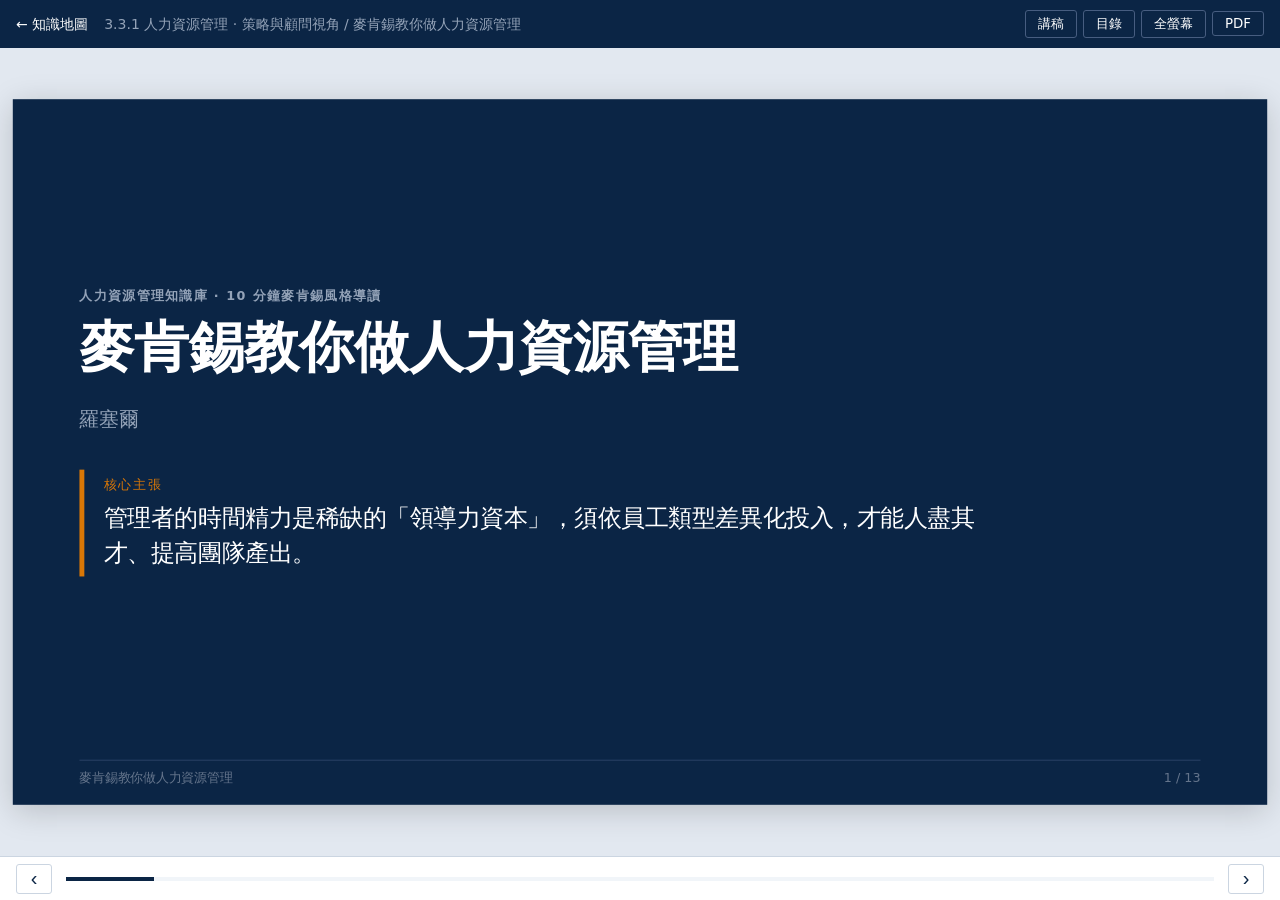
<file: decks/mckinsey-hr.html>
<!doctype html><html lang="zh-Hant"><head><meta charset="utf-8">
<meta name="viewport" content="width=device-width,initial-scale=1">
<title>麥肯錫教你做人力資源管理｜HR 知識庫</title>
<link rel="stylesheet" href="../assets/style.css"></head>
<body class="deckpage">
<header class="bar"><a href="../index.html" class="home">← 知識地圖</a>
<span class="crumb">3.3.1 人力資源管理 · 策略與顧問視角 / 麥肯錫教你做人力資源管理</span>
<span class="tools"><button id="btnNotes" title="講稿 (N)">講稿</button><button id="btnList" title="目錄 (G)">目錄</button><button id="btnFs" title="全螢幕 (F)">全螢幕</button><button onclick="window.print()" title="列印/PDF">PDF</button></span></header>
<nav id="toc" class="toc hidden"><a href="#s1" data-go="0"><b>1</b> 封面<small>管理者的時間精力是領導力資本，要依人而異地投入</small></a><a href="#s2" data-go="1"><b>2</b> 架構圖<small>全書由選才、培養、分類管理到團隊協作層層相扣</small></a><a href="#s3" data-go="2"><b>3</b> 第1章 學習麥肯錫的用人之道<small>麥肯錫選才看思考習慣與特長，不看標準答案</small></a><a href="#s4" data-go="3"><b>4</b> 第2章 做好員工職業發展規劃<small>入職能力不如成長潛力，要培養人人都有的領導力</small></a><a href="#s5" data-go="4"><b>5</b> 第3章 角色扮演式培訓法<small>角色扮演式培訓貼近實戰，失敗也無風險</small></a><a href="#s6" data-go="5"><b>6</b> 第4章 適時提拔骨幹人才<small>頂尖員工離開的主因是成長受限，而非只看待遇</small></a><a href="#s7" data-go="6"><b>7</b> 第5章 激發老員工的潛在戰鬥力<small>老員工被閒置是浪費，嚴厲的關懷勝過不抱期待</small></a><a href="#s8" data-go="7"><b>8</b> 第6章 管理平均水準的員工<small>指導平均水準員工並量化目標，才能累積整體效率</small></a><a href="#s9" data-go="8"><b>9</b> 第7章 甄別團隊成員類型<small>辨識四類八種角色，才能精準投入領導力資本</small></a><a href="#s10" data-go="9"><b>10</b> 第8章 麥肯錫團隊協作法<small>領導力資本有限，須量化投入並依情境調整</small></a><a href="#s11" data-go="10"><b>11</b> 章節脈絡<small>從選對人到用好人，是一條連貫的管理鏈</small></a><a href="#s12" data-go="11"><b>12</b> 總結<small>人資的關鍵是把有限領導力投到對的人身上</small></a><a href="#s13" data-go="12"><b>13</b> 附錄<small>這些段落值得回頭深讀並對照自家團隊</small></a></nav>
<main id="viewport"><div id="stage"><section class="slide t-cover" id="s1" data-i="0"><div class="inner"><div class="cover"><div class="cover-main"><div class="kicker light">人力資源管理知識庫 · 10 分鐘麥肯錫風格導讀</div><h1>麥肯錫教你做人力資源管理</h1><div class="sub"></div><div class="author">羅塞爾</div><div class="claim"><span>核心主張</span>管理者的時間精力是稀缺的「領導力資本」，須依員工類型差異化投入，才能人盡其才、提高團隊產出。</div></div></div></div><div class="foot"><span>麥肯錫教你做人力資源管理</span><span>1 / 13</span></div><div class="notes"><p>① 本頁結論：書中把管理者的時間與精力定義為「領導力資本」，人資瓶頸的本質是領導者不足。</p><p>② 補充說明：全書從選才、培養、分類管理員工到團隊協作，共八章。</p><p>③ 下一頁轉場：先看全書如何由選才一路推到團隊效能。</p></div></section><section class="slide t-architecture" id="s2" data-i="1"><div class="inner"><div class="kicker">全書架構圖</div><h2 class="conclusion">全書由選才、培養、分類管理到團隊協作層層相扣</h2><div class="arch"><div class="layer"><div class="num">1</div><h3>選才與培養</h3><p>重成長潛力，並以領導力為培養目標</p><ul><li>第1章 選才標準</li><li>第2章 職業發展規劃</li><li>第3章 角色扮演式培訓</li></ul></div><div class="arrow">→</div><div class="layer"><div class="num">2</div><h3>分類管理員工</h3><p>頂尖、老員工、平均水準員工需差異化對待</p><ul><li>第4章 頂尖員工</li><li>第5章 老員工</li><li>第6章 平均水準員工</li></ul></div><div class="arrow">→</div><div class="layer"><div class="num">3</div><h3>團隊角色與協作</h3><p>辨識八種角色，精準投入領導力資本</p><ul><li>第7章 團隊成員類型</li><li>第8章 團隊協作法</li></ul></div></div><div class="relation"><b>互相支撐：</b>先選對並培養人，再按員工類型分別管理，最後以角色辨識與協作法放大團隊產出。</div></div><div class="foot"><span>麥肯錫教你做人力資源管理</span><span>2 / 13</span></div><div class="notes"><p>① 本頁結論：全書三層：選才培養、分類管理、團隊協作。</p><p>② 補充說明：前言指出差異化管理能讓員工擁戴領導、釋放潛力。</p><p>③ 下一頁轉場：從第1章的選才標準開始。</p></div></section><section class="slide t-chapter" id="s3" data-i="2"><div class="inner"><div class="kicker">逐章重點 · 第1章 學習麥肯錫的用人之道</div><h2 class="conclusion">麥肯錫選才看思考習慣與特長，不看標準答案</h2><div class="problem"><span>核心論點</span>什麼樣的人才算優秀，招聘該看什麼？</div><div class="cards n3"><div class="card"><h4>案例面試考思考</h4><p>麥肯錫不追求標準答案，考察是否有思考習慣與思維模式。</p></div><div class="card"><h4>偏向型人才</h4><p>某項能力極突出者值得錄用；只招模範生型是誤區。</p></div><div class="card"><div class="stat">4</div><h4>人才管理四流程</h4><p>招聘、發展計劃、繼任計劃、職業方向。</p></div></div><div class="oneliner">選才重思考力與鮮明長處，並以完整流程管理人才。</div></div><div class="foot"><span>麥肯錫教你做人力資源管理</span><span>3 / 13</span></div><div class="notes"><p>① 本頁結論：選才標準是思考習慣與突出特長，而非標準答案或全面分數。</p><p>② 補充說明：書中以日本「社會人基礎能力」缺少領導能力為對比；面試至少會見8名諮詢顧問。</p><p>③ 下一頁轉場：選進來之後，如何規劃職業發展。</p></div></section><section class="slide t-chapter" id="s4" data-i="3"><div class="inner"><div class="kicker">逐章重點 · 第2章 做好員工職業發展規劃</div><h2 class="conclusion">入職能力不如成長潛力，要培養人人都有的領導力</h2><div class="problem"><span>核心論點</span>如何把新員工培養成未來的領導人才？</div><div class="cards n3"><div class="card"><div class="stat">3</div><h4>思考力三元素</h4><p>思考技巧、思考意願、思考體力；意願由性格價值觀決定。</p></div><div class="card"><div class="stat">4</div><h4>領導者四項任務</h4><p>設定目標、充當表率、做出決斷、傳達信息。</p></div><div class="card"><div class="stat">5</div><h4>領導力學習法</h4><p>創造價值、明確意見、做自己的領導、組織會議、找出風格。</p></div></div><div class="oneliner">員工不必依賴明星領袖，人人須練出領導力。</div></div><div class="foot"><span>麥肯錫教你做人力資源管理</span><span>4 / 13</span></div><div class="notes"><p>① 本頁結論：成長潛力比入職能力重要，領導力須人人培養。</p><p>② 補充說明：書中指出明星領袖團隊使追隨者放棄培養領導能力；分散型決策需大量具領導力的人才。</p><p>③ 下一頁轉場：領導力如何靠培訓落實。</p></div></section><section class="slide t-chapter" id="s5" data-i="4"><div class="inner"><div class="kicker">逐章重點 · 第3章 角色扮演式培訓法</div><h2 class="conclusion">角色扮演式培訓貼近實戰，失敗也無風險</h2><div class="problem"><span>核心論點</span>如何讓培訓不流於形式，真正培養解決問題的能力？</div><div class="cards n3"><div class="card"><div class="stat">5</div><h4>五個價值</h4><p>鍛鍊溝通、獲取反饋、換位思考、促成經驗交流等（共五項）。</p></div><div class="card"><div class="stat">4</div><h4>輪流換角色</h4><p>依序扮演客戶董事長、客戶負責人、自己、自己的上司。</p></div><div class="card"><h4>高層也要訓練</h4><p>合夥人定期參加「溝通客戶CEO」主題的角色扮演培訓。</p></div></div><div class="oneliner">用模擬真實場景的演練，取代抽象的講課式培訓。</div></div><div class="foot"><span>麥肯錫教你做人力資源管理</span><span>5 / 13</span></div><div class="notes"><p>① 本頁結論：角色扮演式培訓讓員工在無風險情境中練溝通與換位思考。</p><p>② 補充說明：書中案例為法國製藥公司的5人國際化團隊，首日即談分工、自我介紹並做性格測試。</p><p>③ 下一頁轉場：培養出的頂尖員工要如何留住。</p></div></section><section class="slide t-chapter" id="s6" data-i="5"><div class="inner"><div class="kicker">逐章重點 · 第4章 適時提拔骨幹人才</div><h2 class="conclusion">頂尖員工離開的主因是成長受限，而非只看待遇</h2><div class="problem"><span>核心論點</span>如何培養並留住貢獻最大的頂尖員工？</div><div class="cards n3"><div class="card"><div class="stat">近六成</div><h4>五檔人力結構</h4><p>頂尖員工極少；高水準約兩成；平均水準近六成；低水準近兩成。</p></div><div class="card"><h4>跳槽根本原因</h4><p>判斷留在現崗位無法提升，就萌生去意；待遇僅是參考因素。</p></div><div class="card"><div class="stat">3</div><h4>三個培養竅門</h4><p>設挑戰目標、找準參考對象、為他準備一個勁敵。</p></div></div><div class="oneliner">給頂尖員工更高的目標與成長速度，才留得住人。</div></div><div class="foot"><span>麥肯錫教你做人力資源管理</span><span>6 / 13</span></div><div class="notes"><p>① 本頁結論：頂尖員工在意成長速度，管理者須持續提供挑戰。</p><p>② 補充說明：書中稱頂尖員工對團隊業績貢獻比例甚至可能超過一半。</p><p>③ 下一頁轉場：被忽視的老員工同樣有潛力。</p></div></section><section class="slide t-chapter" id="s7" data-i="6"><div class="inner"><div class="kicker">逐章重點 · 第5章 激發老員工的潛在戰鬥力</div><h2 class="conclusion">老員工被閒置是浪費，嚴厲的關懷勝過不抱期待</h2><div class="problem"><span>核心論點</span>未升職的老員工為何缺乏幹勁，如何重燃？</div><div class="cards n3"><div class="card"><h4>老員工是實際骨幹</h4><p>新人流動大難擔主力，團隊效率其實取決於未升職老員工。</p></div><div class="card"><div class="stat">6</div><h4>培訓需求分析</h4><p>訪談、測試、現場觀察、關鍵事件、績效、勝任模型六種方法。</p></div><div class="card"><h4>嚴厲的關懷</h4><p>明講期望、支持與賞罰；批評與表揚須取平衡，不可操之過急。</p></div></div><div class="oneliner">讓老員工感到組織仍有期待，積極性才會回來。</div></div><div class="foot"><span>麥肯錫教你做人力資源管理</span><span>7 / 13</span></div><div class="notes"><p>① 本頁結論：缺乏期待與反饋是老員工消極的根本原因。</p><p>② 補充說明：書中稱每個老員工若提高3%效率，足以讓團隊發揮更大戰鬥力；評估只指出突出能力與待加強項，不直接指缺點。</p><p>③ 下一頁轉場：佔比最大的平均水準員工如何提效。</p></div></section><section class="slide t-chapter" id="s8" data-i="7"><div class="inner"><div class="kicker">逐章重點 · 第6章 管理平均水準的員工</div><h2 class="conclusion">指導平均水準員工並量化目標，才能累積整體效率</h2><div class="problem"><span>核心論點</span>如何提升人數最多的平均水準員工的效率？</div><div class="cards n3"><div class="card"><h4>指導與成果並重</h4><p>管理者可扮演發展組長角色；指導得好，平均員工可能成新頂尖。</p></div><div class="card"><div class="stat">4</div><h4>目標責任制</h4><p>明確責任人與達標條件，並化解討價還價等四種阻力。</p></div><div class="card"><div class="stat">3</div><h4>目標管理卡</h4><p>三功能：明確目標與責任、控制依據、成功評價憑證。</p></div></div><div class="oneliner">把小改進匯集起來，就是企業整體實力的大進步。</div></div><div class="foot"><span>麥肯錫教你做人力資源管理</span><span>8 / 13</span></div><div class="notes"><p>① 本頁結論：以指導加量化目標管理，提升平均水準員工產出。</p><p>② 補充說明：書中建議員工養成5個習慣，如從最難的事開始、留出彈性時間。</p><p>③ 下一頁轉場：進一步辨識團隊中的八種角色。</p></div></section><section class="slide t-chapter" id="s9" data-i="8"><div class="inner"><div class="kicker">逐章重點 · 第7章 甄別團隊成員類型</div><h2 class="conclusion">辨識四類八種角色，才能精準投入領導力資本</h2><div class="problem"><span>核心論點</span>不同成員要用什麼方式管理？</div><div class="cards n3"><div class="card"><div class="stat">4</div><h4>四大類型</h4><p>模範者、高成本生產者、乘客、減損者。</p></div><div class="card"><div class="stat">8</div><h4>八種角色</h4><p>新星、領域大師、壓路機、嘎吱響的輪子、偷渡者、兜風者、圓鑿方枘、懶人。</p></div><div class="card"><h4>各有管理要點</h4><p>如新星「用心栽培」、輪子「心理斷奶」、懶人「切斷退路」。</p></div></div><div class="oneliner">八種角色八種對策，管理方式失準就會失效。</div></div><div class="foot"><span>麥肯錫教你做人力資源管理</span><span>9 / 13</span></div><div class="notes"><p>① 本頁結論：依角色特性採不同管理要點，管理才有效。</p><p>② 補充說明：書中案例中費利西婭由技術崗位提拔為管理者後表現不佳，調回技術崗位後又大放異彩。</p><p>③ 下一頁轉場：最後談如何用團隊協作法放大產出。</p></div></section><section class="slide t-chapter" id="s10" data-i="9"><div class="inner"><div class="kicker">逐章重點 · 第8章 麥肯錫團隊協作法</div><h2 class="conclusion">領導力資本有限，須量化投入並依情境調整</h2><div class="problem"><span>核心論點</span>如何避免團隊產出低於成員能力的總和？</div><div class="cards n3"><div class="card"><div class="stat">4</div><h4>四種管理情境</h4><p>空降陌生團隊、新晉領導原同事、重組團隊、領導裁員團隊。</p></div><div class="card"><div class="stat">3</div><h4>三種錯誤投入</h4><p>平均分配、按鬧分配、投入在容易之處。</p></div><div class="card"><div class="stat">12</div><h4>12種領導力服務</h4><p>歸為指導、執行、輸出、發展四大類，可做評估表。</p></div></div><div class="oneliner">先盤點時間精力用在哪，再把它投到最有產出的人與事上。</div></div><div class="foot"><span>麥肯錫教你做人力資源管理</span><span>10 / 13</span></div><div class="notes"><p>① 本頁結論：依情境與成員需求，有計劃地分配領導力資本。</p><p>② 補充說明：書中列出16個問題供回顧一週領導力資本花在何處。</p><p>③ 下一頁轉場：以流程回看全書邏輯。</p></div></section><section class="slide t-flow" id="s11" data-i="10"><div class="inner"><div class="kicker">章節脈絡</div><h2 class="conclusion">從選對人到用好人，是一條連貫的管理鏈</h2><div class="flow n5"><div class="step"><div class="chev"><b>1</b>第1–2章 選才與規劃</div><div class="concl">重成長潛力與領導力</div><div class="leads">↳ 選進來的人需要被培養</div></div><div class="step"><div class="chev"><b>2</b>第3章 培訓</div><div class="concl">角色扮演練領導能力</div><div class="leads">↳ 培養出差異化的各類員工</div></div><div class="step"><div class="chev"><b>3</b>第4–6章 分類管理</div><div class="concl">頂尖、老員工、平均員工各有對策</div><div class="leads">↳ 還要看他們在團隊中的角色</div></div><div class="step"><div class="chev"><b>4</b>第7章 團隊角色</div><div class="concl">八種角色八種要點</div><div class="leads">↳ 最後落到領導力資本的分配</div></div><div class="step"><div class="chev"><b>5</b>第8章 協作法</div><div class="concl">量化投入並依情境調整</div><div class="leads">↳ （全書終點）</div></div></div></div><div class="foot"><span>麥肯錫教你做人力資源管理</span><span>11 / 13</span></div><div class="notes"><p>① 本頁結論：全書由選才串到培養、分類、角色與協作。</p><p>② 補充說明：後記強調企業須把員工成長視為與增加利潤同等重要。</p><p>③ 下一頁轉場：整理重點與可行動作。</p></div></section><section class="slide t-summary" id="s12" data-i="11"><div class="inner"><div class="kicker">總結</div><h2 class="conclusion">人資的關鍵是把有限領導力投到對的人身上</h2><ol class="points"><li><b>1</b><span>選才看思考力與成長潛力，不看標準答案</span></li><li><b>2</b><span>領導力要人人培養，培訓用角色扮演</span></li><li><b>3</b><span>頂尖、老員工、平均員工需差異化管理</span></li><li><b>4</b><span>辨識八種角色，採用對應管理要點</span></li><li><b>5</b><span>盤點領導力資本，依情境分配</span></li></ol><div class="action"><span>立刻可應用的一件事</span>回顧本週工作，用書中16個問題記錄時間精力花在哪些人身上，找出被浪費的部分。</div></div><div class="foot"><span>麥肯錫教你做人力資源管理</span><span>12 / 13</span></div><div class="notes"><p>① 本頁結論：差異化投入領導力資本是全書主軸。</p><p>② 補充說明：後記指出無論招聘多嚴苛，團隊中仍會分出八種角色。</p><p>③ 下一頁轉場：附錄列出值得深挖的段落。</p></div></section><section class="slide t-appendix" id="s13" data-i="12"><div class="inner"><div class="kicker">附錄 · 延伸閱讀與實證索引</div><h2 class="conclusion">這些段落值得回頭深讀並對照自家團隊</h2><table class="appx"><thead><tr><th>位置 / 研究</th><th>為何值得深挖</th></tr></thead><tbody><tr><td>第1章「人才管理的四大流程」</td><td>招聘、發展、繼任、職業方向的具體做法</td></tr><tr><td>第4章「培養頂尖員工的3個竅門」</td><td>針對不同頂尖員工類型對症下藥</td></tr><tr><td>第7章「如何管理團隊中的八種角色」</td><td>八種角色逐一給出管理要點</td></tr><tr><td>第8章「注意區分四種團隊管理情境」</td><td>含裁員情境下的角色安置順序</td></tr></tbody></table></div><div class="foot"><span>麥肯錫教你做人力資源管理</span><span>13 / 13</span></div><div class="notes"><p>① 本頁結論：四處段落最具實務參考價值。</p><p>② 補充說明：各章開頭均有管理現狀調查表，可用於自我診斷。</p><p>③ 下一頁轉場：（結束）</p></div></section></div></main>
<div class="ctrl"><button id="prev">‹</button><div class="prog"><i id="progbar"></i></div><button id="next">›</button></div>
<script src="../assets/deck.js"></script></body></html>
</file>
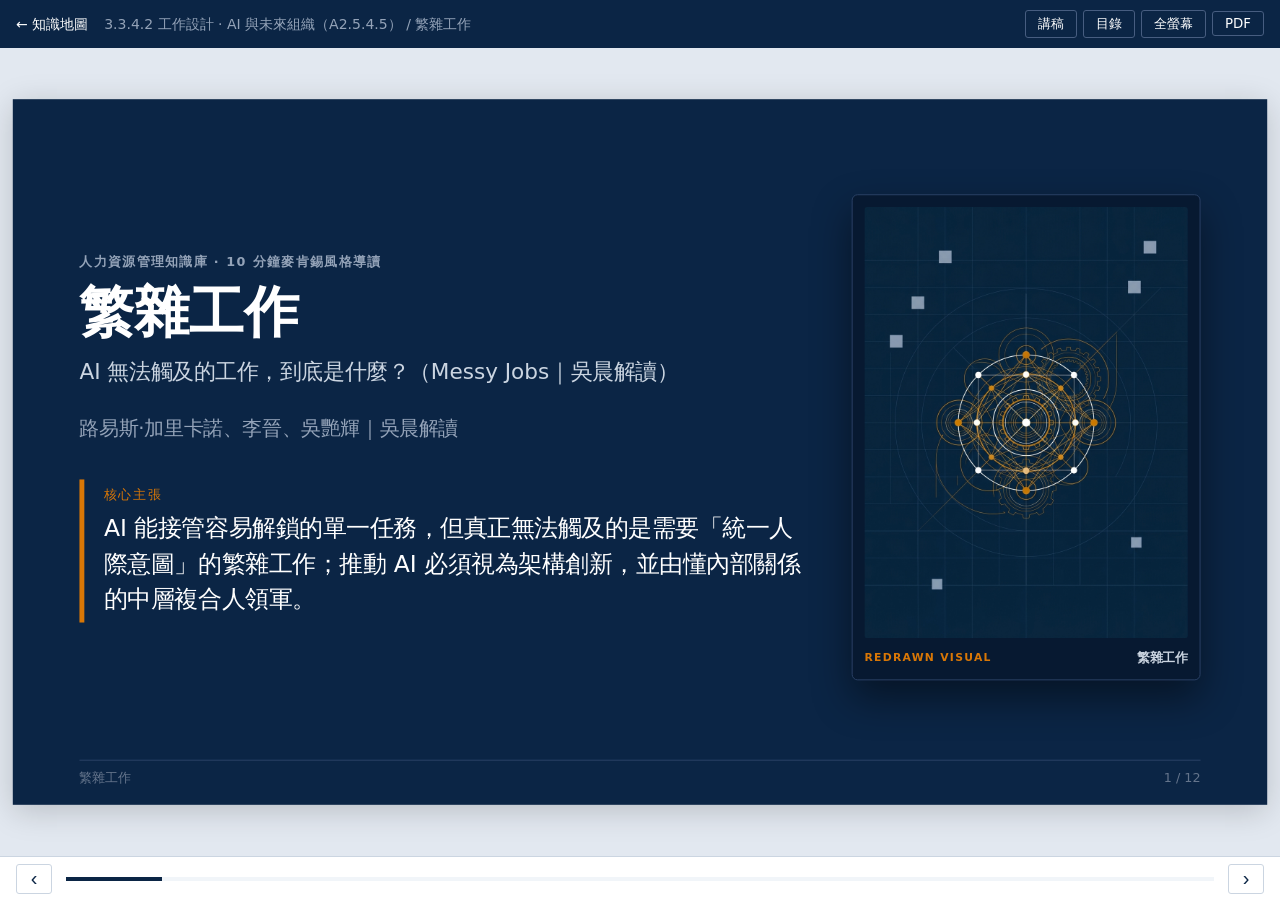
<file: decks/messy-jobs.html>
<!doctype html><html lang="zh-Hant"><head><meta charset="utf-8">
<meta name="viewport" content="width=device-width,initial-scale=1">
<title>繁雜工作｜HR 知識庫</title>
<link rel="stylesheet" href="../assets/style.css"></head>
<body class="deckpage">
<header class="bar"><a href="../index.html" class="home">← 知識地圖</a>
<span class="crumb">3.3.4.2 工作設計 · AI 與未來組織（A2.5.4.5） / 繁雜工作</span>
<span class="tools"><button id="btnNotes" title="講稿 (N)">講稿</button><button id="btnList" title="目錄 (G)">目錄</button><button id="btnFs" title="全螢幕 (F)">全螢幕</button><button onclick="window.print()" title="列印/PDF">PDF</button></span></header>
<nav id="toc" class="toc hidden"><a href="#s1" data-go="0"><b>1</b> 封面<small>AI 無法觸及的工作，在於「難以解鎖的人際意圖統一與組織架構協同」</small></a><a href="#s2" data-go="1"><b>2</b> 架構圖<small>全書由「崗位解鎖評估、供求判斷溢價、架構創新難題、中層複合推手」四重透鏡構成</small></a><a href="#s3" data-go="2"><b>3</b> 框架 1 · 崗位「捆綁」與解鎖度<small>AI 是替代還是賦能，關鍵在於「崗位與事務之間的關係容不容易解鎖」</small></a><a href="#s4" data-go="3"><b>4</b> 框架 2 · 人際意圖的統一<small>難以解鎖的繁雜工作核心在「人」：把不同人的意圖統一起來</small></a><a href="#s5" data-go="4"><b>5</b> 市場供求 · 判斷溢價兩極上行<small>AI 壓低認知成本並抬高「判斷溢價」，推升「護士」與「一人公司」兩端價值上行</small></a><a href="#s6" data-go="5"><b>6</b> 組織節奏 · 技術快與組織慢的落差<small>組織變革比技術變革慢得多：電力改造花了近 60 年，學豐田法花了近 20 年</small></a><a href="#s7" data-go="6"><b>7</b> 組織障礙 · 架構創新的三重挑戰<small>推動 AI 是牽一髮動全身的「架構創新」，面臨關係咬合、方向不明與失意者抵抗三大挑戰</small></a><a href="#s8" data-go="7"><b>8</b> 實證對照 · 美國電子病歷 vs 紐約警局<small>把架構創新誤當零件替換（電子病歷砸 300 億美元反讓醫生 49% 時間填表），唯靠流程與政治整合方能成功</small></a><a href="#s9" data-go="8"><b>9</b> 關鍵人才 · 中層複合人三能力模型<small>真正能推動 AI 變革的是潛藏在中層的複合人：同時具備「流程、技術與搞政治」三大能力</small></a><a href="#s10" data-go="9"><b>10</b> 章節脈絡<small>邏輯脈絡：從評估崗位安全邊界起步，經架構阻力診斷，最終鎖定「中層複合推手」</small></a><a href="#s11" data-go="10"><b>11</b> 總結<small>AI 時代的組織勝局：守住人際繁雜核心，重用「懂流程與政治」的內部中層推架構創新</small></a><a href="#s12" data-go="11"><b>12</b> 附錄<small>附錄：書目資訊、關鍵數據索引與來源邊界聲明（嚴格忠於來源文稿）</small></a></nav>
<main id="viewport"><div id="stage"><section class="slide t-cover has-rich" id="s1" data-i="0"><div class="inner"><div class="cover with-img"><div class="cover-main"><div class="kicker light">人力資源管理知識庫 · 10 分鐘麥肯錫風格導讀</div><h1>繁雜工作</h1><div class="sub">AI 無法觸及的工作，到底是什麼？（Messy Jobs｜吳晨解讀）</div><div class="author">路易斯·加里卡諾、李晉、吳艷輝｜吳晨解讀</div><div class="claim"><span>核心主張</span>AI 能接管容易解鎖的單一任務，但真正無法觸及的是需要「統一人際意圖」的繁雜工作；推動 AI 必須視為架構創新，並由懂內部關係的中層複合人領軍。</div></div><div class="cover-art"><div class="book-frame"><img src="../assets/img/messy-book-cover.jpg" alt="繁雜工作 主題視覺重繪"><div class="book-cap"><span>REDRAWN VISUAL</span>繁雜工作</div></div></div></div></div><div class="foot"><span>繁雜工作</span><span>1 / 12</span></div><div class="notes"><p>① 本頁結論：AI 時代最安全的不是單純高智力任務，而是涉及複雜人際意圖協調的「繁雜工作」。</p><p>② 補充說明：原書《Messy Jobs: The Work That AI Cannot Reach》由 LSE 教授路易斯·加里卡諾及港大李晉、吳艷輝合著（Upriver Press 2026年6月出版），本簡報嚴格依據得到 APP 吳晨解讀頁面之簡介與書評摘要（26分05秒）提煉，未收錄之逐字稿與原書分章細節註明「原文未載」。</p><p>③ 下一頁轉場：先從一頁全景架構圖，縱覽全書如何從個人崗位延伸到組織變革推手。</p></div></section><section class="slide t-architecture has-rich" id="s2" data-i="1"><div class="inner"><div class="kicker">全書架構圖</div><h2 class="conclusion">全書由「崗位解鎖評估、供求判斷溢價、架構創新難題、中層複合推手」四重透鏡構成</h2><div class="svg-stage arch-svg"><svg viewBox="0 0 1120 350" xmlns="http://www.w3.org/2000/svg" font-family="Noto Sans TC, Microsoft JhengHei, sans-serif">
  <defs>
    <marker id="mArrA" viewBox="0 0 10 10" refX="8" refY="5" markerWidth="7" markerHeight="7" orient="auto">
      <path d="M0,1 L9,5 L0,9 Z" fill="#D97706"/>
    </marker>
  </defs>
  <rect x="0" y="0" width="1120" height="50" rx="4" fill="#0B2545"/>
  <text x="24" y="31" fill="#D97706" font-size="14" font-weight="800" letter-spacing="2">CORE THESIS</text>
  <text x="160" y="32" fill="#FFFFFF" font-size="18" font-weight="700">AI 無法觸及的是「難解鎖的繁雜工作」，而組織落地的瓶頸在於「架構創新」</text>

  <!-- 欄 1 -->
  <rect x="0" y="72" width="346" height="270" rx="4" fill="#F1F5F9" stroke="#CBD5E1" stroke-width="1.5"/>
  <rect x="0" y="72" width="346" height="6" fill="#475569"/>
  <text x="20" y="106" fill="#475569" font-size="13" font-weight="700">01 ｜ 個人崗位與市場供求透鏡</text>
  <text x="20" y="134" fill="#0B2545" font-size="21" font-weight="800">「捆綁」框架與判斷溢價</text>
  <rect x="20" y="152" width="306" height="54" rx="3" fill="#FFFFFF" stroke="#CBD5E1"/>
  <text x="34" y="174" fill="#0B2545" font-size="15" font-weight="700">易解鎖 vs 難解鎖</text>
  <text x="34" y="194" fill="#475569" font-size="13">可拆成單一任務易被替代；人際意圖統一最安全</text>
  <rect x="20" y="216" width="306" height="54" rx="3" fill="#FFFFFF" stroke="#CBD5E1"/>
  <text x="34" y="238" fill="#0B2545" font-size="15" font-weight="700">供求剪刀差重塑價值</text>
  <text x="34" y="258" fill="#475569" font-size="13">AI 壓低認知成本，同時抬高「判斷溢價」</text>
  <rect x="20" y="280" width="306" height="46" rx="3" fill="#FEF3C7" stroke="#D97706"/>
  <text x="34" y="308" fill="#0B2545" font-size="13.5" font-weight="800">代表案例：護士與一人公司兩頭價值上行</text>

  <line x1="352" y1="207" x2="384" y2="207" stroke="#D97706" stroke-width="3" marker-end="url(#mArrA)"/>

  <!-- 欄 2 -->
  <rect x="390" y="72" width="346" height="270" rx="4" fill="#F1F5F9" stroke="#0B2545" stroke-width="1.5"/>
  <rect x="390" y="72" width="346" height="6" fill="#0B2545"/>
  <text x="410" y="106" fill="#D97706" font-size="13" font-weight="700">02 ｜ 組織變革本質透鏡</text>
  <text x="410" y="134" fill="#0B2545" font-size="21" font-weight="800">架構創新 vs 零部件創新</text>
  <rect x="410" y="152" width="306" height="64" rx="3" fill="#0B2545"/>
  <text x="424" y="175" fill="#D97706" font-size="14" font-weight="800">組織變革遠慢於技術爆發</text>
  <text x="424" y="198" fill="#FFFFFF" font-size="13">蒸汽→電力近 60 年 ｜ 底特律學豐田近 20 年</text>
  <rect x="410" y="224" width="306" height="52" rx="3" fill="#FFFFFF" stroke="#CBD5E1"/>
  <text x="424" y="246" fill="#0B2545" font-size="14" font-weight="700">架構創新三重挑戰</text>
  <text x="424" y="266" fill="#475569" font-size="12.5">內部關係咬合 · 方向不明 · 潛在失意者抵抗</text>
  <rect x="410" y="284" width="306" height="42" rx="3" fill="#FFFFFF" stroke="#CBD5E1"/>
  <text x="424" y="310" fill="#0B2545" font-size="13" font-weight="700">對照：電子病歷 300 億敗局 vs 紐約警局</text>

  <line x1="742" y1="207" x2="774" y2="207" stroke="#D97706" stroke-width="3" marker-end="url(#mArrA)"/>

  <!-- 欄 3 -->
  <rect x="780" y="72" width="340" height="270" rx="4" fill="#F1F5F9" stroke="#D97706" stroke-width="1.5"/>
  <rect x="780" y="72" width="340" height="6" fill="#D97706"/>
  <text x="800" y="106" fill="#D97706" font-size="13" font-weight="700">03 ｜ 變革操盤手透鏡</text>
  <text x="800" y="134" fill="#0B2545" font-size="21" font-weight="800">稀缺的中層「複合人」</text>
  <rect x="800" y="152" width="300" height="48" rx="3" fill="#FFFFFF" stroke="#CBD5E1"/>
  <text x="814" y="181" fill="#0B2545" font-size="15" font-weight="700">① 流程知識：對基層流程瞭若指掌</text>
  <rect x="800" y="208" width="300" height="48" rx="3" fill="#FFFFFF" stroke="#CBD5E1"/>
  <text x="814" y="237" fill="#0B2545" font-size="15" font-weight="700">② 技術能力 ＋ ③ 搞政治的能力</text>
  <rect x="800" y="266" width="300" height="60" rx="3" fill="#0B2545"/>
  <text x="814" y="290" fill="#D97706" font-size="14" font-weight="800">反直覺用人結論</text>
  <text x="814" y="312" fill="#FFFFFF" font-size="13">AI 業內者缺內部經驗；靠中層熟手推才對</text>
</svg></div><div class="relation"><b>互相支撐：</b>先用「捆綁」框架界定 AI 進不來的繁雜核心（第1層），才能理解為何導入 AI 必觸動既有關係咬合而成架構創新（第2層），最終鎖定誰有能力把這場架構改革推下去（第3層）。</div></div><div class="foot"><span>繁雜工作</span><span>2 / 12</span></div><div class="notes"><p>① 本頁結論：全書同時回答「個人什麼工作安全」與「組織為何 AI 導入常失敗」兩大高階痛點。</p><p>② 補充說明：因來源檔案未含原書逐章目錄，本架構圖依來源內容邏輯重新組織為三大透鏡；原書具體章節劃分標註「原文未載」。</p><p>③ 下一頁轉場：先進入第一層透鏡，拆解「捆綁」框架如何判斷一個崗位的 AI 可替代性。</p></div></section><section class="slide t-chapter has-rich" id="s3" data-i="2"><div class="inner"><div class="kicker">逐章重點 · 框架 1 · 崗位「捆綁」與解鎖度</div><h2 class="conclusion">AI 是替代還是賦能，關鍵在於「崗位與事務之間的關係容不容易解鎖」</h2><div class="split-body"><div class="svg-pane"><svg viewBox="0 0 580 390" xmlns="http://www.w3.org/2000/svg" font-family="Noto Sans TC, Microsoft JhengHei, sans-serif">
  <rect x="0" y="0" width="580" height="390" rx="4" fill="#F8FAFC" stroke="#CBD5E1"/>
  <text x="24" y="32" fill="#0B2545" font-size="16" font-weight="800">「捆綁」框架：崗位事務解鎖度決定 AI 替代 vs 賦能</text>

  <!-- 左側：易解鎖崗位（被拆解替代） -->
  <rect x="24" y="54" width="252" height="270" rx="4" fill="#FFFFFF" stroke="#CBD5E1" stroke-width="1.5"/>
  <rect x="24" y="54" width="252" height="38" rx="4" fill="#475569"/>
  <text x="150" y="79" fill="#FFFFFF" font-size="15" font-weight="700" text-anchor="middle">容易解鎖的崗位（高替代風險）</text>

  <rect x="44" y="108" width="212" height="40" rx="3" fill="#F1F5F9" stroke="#CBD5E1" stroke-dasharray="4,3"/>
  <text x="150" y="133" fill="#475569" font-size="13.5" font-weight="700" text-anchor="middle">獨立任務 A（標準化可拆分）</text>
  <rect x="44" y="158" width="212" height="40" rx="3" fill="#F1F5F9" stroke="#CBD5E1" stroke-dasharray="4,3"/>
  <text x="150" y="183" fill="#475569" font-size="13.5" font-weight="700" text-anchor="middle">獨立任務 B（清晰規則可執行）</text>
  <rect x="44" y="208" width="212" height="40" rx="3" fill="#F1F5F9" stroke="#CBD5E1" stroke-dasharray="4,3"/>
  <text x="150" y="233" fill="#475569" font-size="13.5" font-weight="700" text-anchor="middle">獨立任務 C（低跨人依賴）</text>

  <rect x="44" y="264" width="212" height="44" rx="3" fill="#E2E8F0"/>
  <text x="150" y="284" fill="#475569" font-size="13" font-weight="800" text-anchor="middle">結果：任務被逐一抽離交給 AI</text>
  <text x="150" y="301" fill="#475569" font-size="12" text-anchor="middle">捆綁解體 → 崗位容易被替代</text>

  <!-- 右側：難解鎖崗位（繁雜工作） -->
  <rect x="304" y="54" width="252" height="270" rx="4" fill="#FFFFFF" stroke="#D97706" stroke-width="2"/>
  <rect x="304" y="54" width="252" height="38" rx="4" fill="#0B2545"/>
  <text x="430" y="79" fill="#D97706" font-size="15" font-weight="800" text-anchor="middle">難以解鎖的繁雜工作（護城河）</text>

  <!-- 相互咬合網絡 -->
  <line x1="370" y1="145" x2="490" y2="145" stroke="#D97706" stroke-width="2.5"/>
  <line x1="370" y1="145" x2="430" y2="220" stroke="#0B2545" stroke-width="2.5"/>
  <line x1="490" y1="145" x2="430" y2="220" stroke="#D97706" stroke-width="2.5"/>
  <rect x="322" y="114" width="100" height="44" rx="22" fill="#0B2545"/>
  <text x="372" y="141" fill="#FFFFFF" font-size="13" font-weight="700" text-anchor="middle">流程梳理</text>
  <rect x="438" y="114" width="100" height="44" rx="22" fill="#0B2545"/>
  <text x="488" y="141" fill="#FFFFFF" font-size="13" font-weight="700" text-anchor="middle">多方溝通</text>
  <rect x="360" y="198" width="140" height="46" rx="23" fill="#D97706"/>
  <text x="430" y="226" fill="#FFFFFF" font-size="14" font-weight="800" text-anchor="middle">施加影響力</text>

  <rect x="324" y="264" width="212" height="44" rx="3" fill="#FEF3C7" stroke="#D97706"/>
  <text x="430" y="284" fill="#0B2545" font-size="13" font-weight="800" text-anchor="middle">結果：核心在於「統一人的意圖」</text>
  <text x="430" y="301" fill="#0B2545" font-size="12" text-anchor="middle">越難拆的崗位，在 AI 時代越安全</text>

  <text x="24" y="352" fill="#0B2545" font-size="13.5" font-weight="800">核心判斷公式：崗位是一堆事務打包的產物 → 解鎖難度決定安全邊界</text>
  <text x="24" y="374" fill="#94A3B8" font-size="11">來源：《繁雜工作》吳晨解讀（課程介紹與精選書評摘要）</text>
</svg></div><div class="info-pane"><div class="problem compact"><span>核心論點</span>面對 AI 工具迅速滲透，管理者該用什麼尺標評估團隊職務的替代風險？</div><div class="vcards"><div class="vcard"><div class="vhead"><h4>崗位是事務打包的產物</h4><span class="vstat">捆綁視角</span></div><p>每個職位本質上是一堆事務「捆綁」的組合；解鎖難度決定了 AI 究竟是取代人還是放大人的生產力。</p></div><div class="vcard"><div class="vhead"><h4>易解鎖＝可拆任務即被替代</h4><span class="vstat">高替代風險</span></div><p>若一份工作能拆解成許多獨立、明確的具體任務並逐一交給 AI 執行，該崗位就極容易被剝離與替代。</p></div><div class="vcard"><div class="vhead"><h4>難解鎖＝越難拆的崗位越安全</h4><span class="vstat">安全護城河</span></div><p>當事務之間緊密耦合、無法俐落切分給機器單獨處理時，人類在 AI 時代的位置反而越穩固。</p></div></div></div></div><div class="oneliner">設計組織與職位時，不該只看單項任務效率，更要看職務內部任務與人際的捆綁緊密度。</div></div><div class="foot"><span>繁雜工作</span><span>3 / 12</span></div><div class="notes"><p>① 本頁結論：可替代性不是看職位頭銜高低，而是看職務內事務能否被「解鎖拆分」。</p><p>② 補充說明：來源指出吳晨透過「捆綁」框架帶聽眾審視自身崗位位置；具體行業崗位量化評分表「原文未載」。</p><p>③ 下一頁轉場：那究竟是什麼力量讓一份工作「難以解鎖」？下一頁揭曉真正的關鍵要素。</p></div></section><section class="slide t-chapter has-rich" id="s4" data-i="3"><div class="inner"><div class="kicker">逐章重點 · 框架 2 · 人際意圖的統一</div><h2 class="conclusion">難以解鎖的繁雜工作核心在「人」：把不同人的意圖統一起來</h2><div class="split-body"><div class="svg-pane"><svg viewBox="0 0 580 390" xmlns="http://www.w3.org/2000/svg" font-family="Noto Sans TC, Microsoft JhengHei, sans-serif">
  <rect x="0" y="0" width="580" height="390" rx="4" fill="#F8FAFC" stroke="#CBD5E1"/>
  <text x="24" y="32" fill="#0B2545" font-size="16" font-weight="800">AI 觸及不到的核心要素：把不同人的意圖統一起來</text>

  <!-- 四個分散的利害關係人意圖 -->
  <rect x="30" y="64" width="150" height="58" rx="4" fill="#FFFFFF" stroke="#CBD5E1" stroke-width="1.5"/>
  <text x="105" y="88" fill="#0B2545" font-size="14" font-weight="800" text-anchor="middle">業務／客戶端意圖</text>
  <text x="105" y="109" fill="#475569" font-size="12" text-anchor="middle">追求彈性與即時交付</text>

  <rect x="400" y="64" width="150" height="58" rx="4" fill="#FFFFFF" stroke="#CBD5E1" stroke-width="1.5"/>
  <text x="475" y="88" fill="#0B2545" font-size="14" font-weight="800" text-anchor="middle">技術／系統端意圖</text>
  <text x="475" y="109" fill="#475569" font-size="12" text-anchor="middle">追求標準化與穩定</text>

  <rect x="30" y="256" width="150" height="58" rx="4" fill="#FFFFFF" stroke="#CBD5E1" stroke-width="1.5"/>
  <text x="105" y="280" fill="#0B2545" font-size="14" font-weight="800" text-anchor="middle">基層執行端意圖</text>
  <text x="105" y="301" fill="#475569" font-size="12" text-anchor="middle">避免繁瑣與額外負擔</text>

  <rect x="400" y="256" width="150" height="58" rx="4" fill="#FFFFFF" stroke="#CBD5E1" stroke-width="1.5"/>
  <text x="475" y="280" fill="#0B2545" font-size="14" font-weight="800" text-anchor="middle">跨部門權責意圖</text>
  <text x="475" y="301" fill="#475569" font-size="12" text-anchor="middle">各自立場與既有利益</text>

  <!-- 連線至中央協調核心 -->
  <line x1="168" y1="122" x2="224" y2="152" stroke="#D97706" stroke-width="2.5"/>
  <line x1="412" y1="122" x2="356" y2="152" stroke="#D97706" stroke-width="2.5"/>
  <line x1="168" y1="256" x2="224" y2="226" stroke="#D97706" stroke-width="2.5"/>
  <line x1="412" y1="256" x2="356" y2="226" stroke="#D97706" stroke-width="2.5"/>

  <!-- 中央人際協調樞紐 -->
  <circle cx="290" cy="189" r="78" fill="#0B2545"/>
  <circle cx="290" cy="189" r="69" fill="none" stroke="#D97706" stroke-width="2" stroke-dasharray="5,3"/>
  <text x="290" y="164" fill="#D97706" font-size="12.5" font-weight="800" text-anchor="middle">繁雜工作核心</text>
  <text x="290" y="188" fill="#FFFFFF" font-size="17" font-weight="800" text-anchor="middle">統一人際意圖</text>
  <text x="290" y="211" fill="#CBD5E1" font-size="11.5" text-anchor="middle">梳理 · 溝通</text>
  <text x="290" y="229" fill="#CBD5E1" font-size="11.5" text-anchor="middle">施加影響力</text>

  <!-- 底部條 -->
  <rect x="24" y="330" width="532" height="44" rx="4" fill="#0B2545"/>
  <text x="290" y="357" fill="#FFFFFF" font-size="13.5" font-weight="700" text-anchor="middle">AI 可替代「孤立算力任務」，卻無法取代「需要花時間協調人的意圖」之工作</text>
</svg></div><div class="info-pane"><div class="problem compact"><span>核心論點</span>為什麼許多看似普通的協調工作，反而是算力強大的 AI 遲遲無法觸及的領域？</div><div class="vcards"><div class="vcard"><div class="vhead"><h4>核心要素不在算力而在「人」</h4><span class="vstat">人的因素</span></div><p>不容易解鎖的工作之所以繁雜，是因為任務高度依賴多方人際互動，無法靠孤立的標準化輸出結案。</p></div><div class="vcard"><div class="vhead"><h4>把不同人的意圖統一起來</h4><span class="vstat">意圖統一</span></div><p>真正耗費心力且不可替代的動作，是如何把利害關係不同、立場各異的人之「意圖」對齊與統一。</p></div><div class="vcard"><div class="vhead"><h4>梳理、溝通與施加影響力</h4><span class="vstat">三大動作</span></div><p>統一意圖需要花時間去梳理脈絡、反覆溝通、建立信任並施加影響力——這正是 AI 無法觸及的領地。</p></div></div></div></div><div class="oneliner">AI 可以瞬間生成方案，但說服不同立場的人真正願意照著走，永遠只能靠人。</div></div><div class="foot"><span>繁雜工作</span><span>4 / 12</span></div><div class="notes"><p>① 本頁結論：繁雜工作的價值不在於「做得多辛苦」，而在於「跨人對齊意圖的不可拆分性」。</p><p>② 補充說明：這項洞見對 HR 工作設計（3.3.4.2）極具啟發——若流程重構過度追求表面自動化而消滅溝通節點，組織協作反而會斷裂。</p><p>③ 下一頁轉場：把視角拉高到整體勞動市場，AI 如何透過供求機制改寫各職業的回報曲線？</p></div></section><section class="slide t-chapter has-rich" id="s5" data-i="4"><div class="inner"><div class="kicker">逐章重點 · 市場供求 · 判斷溢價兩極上行</div><h2 class="conclusion">AI 壓低認知成本並抬高「判斷溢價」，推升「護士」與「一人公司」兩端價值上行</h2><div class="split-body"><div class="svg-pane"><svg viewBox="0 0 580 390" xmlns="http://www.w3.org/2000/svg" font-family="Noto Sans TC, Microsoft JhengHei, sans-serif">
  <rect x="0" y="0" width="580" height="390" rx="4" fill="#F8FAFC" stroke="#CBD5E1"/>
  <text x="24" y="32" fill="#0B2545" font-size="16" font-weight="800">供求重塑模型：AI 壓低認知成本，同時抬高「判斷溢價」</text>

  <!-- 上半部剪刀差圖表 -->
  <rect x="24" y="48" width="532" height="196" rx="4" fill="#FFFFFF" stroke="#CBD5E1"/>
  <line x1="70" y1="216" x2="520" y2="216" stroke="#0B2545" stroke-width="1.5"/>
  <line x1="70" y1="70" x2="70" y2="216" stroke="#0B2545" stroke-width="1.5"/>
  <text x="58" y="84" fill="#475569" font-size="12" text-anchor="end">高</text>
  <text x="58" y="216" fill="#475569" font-size="12" text-anchor="end">低</text>
  <text x="86" y="234" fill="#475569" font-size="12">AI 普及前</text>
  <text x="480" y="234" fill="#0B2545" font-size="12" font-weight="700" text-anchor="end">AI 普及後</text>

  <!-- 下降線：認知執行成本 -->
  <line x1="95" y1="92" x2="495" y2="195" stroke="#94A3B8" stroke-width="3.5" stroke-dasharray="7,4"/>
  <circle cx="95" cy="92" r="5" fill="#475569"/>
  <circle cx="495" cy="195" r="5" fill="#475569"/>
  <rect x="108" y="72" width="166" height="24" rx="3" fill="#F1F5F9"/>
  <text x="191" y="88" fill="#475569" font-size="12.5" font-weight="700" text-anchor="middle">一般認知執行成本大幅下降</text>

  <!-- 上升線：判斷溢價 -->
  <line x1="95" y1="186" x2="495" y2="86" stroke="#D97706" stroke-width="4.5"/>
  <circle cx="95" cy="186" r="5" fill="#D97706"/>
  <circle cx="495" cy="86" r="7" fill="#D97706"/>
  <rect x="316" y="68" width="174" height="28" rx="3" fill="#FEF3C7" stroke="#D97706"/>
  <text x="403" y="87" fill="#0B2545" font-size="13" font-weight="800" text-anchor="middle">「判斷溢價」與高觸達上揚</text>

  <!-- 下半部兩頭上行真實案例 -->
  <rect x="24" y="258" width="258" height="114" rx="4" fill="#0B2545"/>
  <text x="40" y="284" fill="#D97706" font-size="13" font-weight="800">上行極端 1 ｜ 現場繁雜高觸達</text>
  <text x="40" y="314" fill="#FFFFFF" font-size="22" font-weight="800">護　士</text>
  <text x="40" y="340" fill="#CBD5E1" font-size="12.5">深度嵌合照護現場與人際安撫判斷</text>
  <text x="40" y="358" fill="#94A3B8" font-size="11.5">（具體薪酬/人數增幅：原文未載）</text>

  <rect x="298" y="258" width="258" height="114" rx="4" fill="#FFFFFF" stroke="#D97706" stroke-width="2"/>
  <text x="314" y="284" fill="#D97706" font-size="13" font-weight="800">上行極端 2 ｜ AI 槓桿放大判斷</text>
  <text x="314" y="314" fill="#0B2545" font-size="22" font-weight="800">一人公司</text>
  <text x="314" y="340" fill="#475569" font-size="12.5">認知執行交給 AI，個人獨享決策判斷溢價</text>
  <text x="314" y="358" fill="#94A3B8" font-size="11.5">（具體營收案例細節：原文未載）</text>
</svg></div><div class="info-pane"><div class="problem compact"><span>核心論點</span>當 AI 讓寫文案、寫程式與資料分析變得幾乎免費，職場上什麼能力會變貴？</div><div class="vcards"><div class="vcard"><div class="vhead"><h4>認知成本下降、判斷溢價上升</h4><span class="vstat">判斷溢價 ↑</span></div><p>用供求視角看職場：AI 讓標準認知執行供給暴增、成本壓低，進而將稀缺的「最終判斷權」推上高溢價。</p></div><div class="vcard"><div class="vhead"><h4>上行代表 1：護士（高現場繁雜）</h4><span class="vstat">護　士</span></div><p>高度結合現場情境、即時照護應變與人類情感安撫的職業，因無法解鎖而在供求結構中價值走高。</p></div><div class="vcard"><div class="vhead"><h4>上行代表 2：一人公司（判斷槓桿）</h4><span class="vstat">一人公司</span></div><p>個人把可拆的執行任務外包給 AI，自己專注承接客戶意圖、最終決策與判斷溢價，小規模撬動大產出。</p></div></div></div></div><div class="oneliner">當「執行」變便宜，「為複雜情境承擔最終判斷」與「高觸達現場服務」就會變得更值錢。</div></div><div class="foot"><span>繁雜工作</span><span>5 / 12</span></div><div class="notes"><p>① 本頁結論：AI 並非全面壓低人力價值，而是造成價值向「現場繁雜服務」與「高判斷槓桿」兩頭上行。</p><p>② 補充說明：來源明確點出「護士和一人公司是兩頭上行的真實案例」，但未列出兩者的具體薪酬漲幅或統計數據（原文未載）。</p><p>③ 下一頁轉場：看懂個人與崗位後，對企業管理者來說更棘手的是——為什麼整個組織推動 AI 變革總是不如預期快？</p></div></section><section class="slide t-chapter has-rich" id="s6" data-i="5"><div class="inner"><div class="kicker">逐章重點 · 組織節奏 · 技術快與組織慢的落差</div><h2 class="conclusion">組織變革比技術變革慢得多：電力改造花了近 60 年，學豐田法花了近 20 年</h2><div class="split-body"><div class="svg-pane"><svg viewBox="0 0 580 390" xmlns="http://www.w3.org/2000/svg" font-family="Noto Sans TC, Microsoft JhengHei, sans-serif">
  <rect x="0" y="0" width="580" height="390" rx="4" fill="#F8FAFC" stroke="#CBD5E1"/>
  <text x="24" y="32" fill="#0B2545" font-size="16" font-weight="800">歷史實證：組織架構重塑遠慢於技術出現</text>
  <text x="24" y="54" fill="#475569" font-size="13">單位：從關鍵技術出現到企業完成組織改造所需年數（約數）</text>

  <!-- 基準軸 0~70 年: x=70 為 0年, 每 10年 = 65px -->
  <line x1="70" y1="286" x2="540" y2="286" stroke="#0B2545" stroke-width="2"/>
  <text x="70" y="306" fill="#475569" font-size="12" text-anchor="middle">0 年</text>
  <line x1="200" y1="76" x2="200" y2="286" stroke="#CBD5E1" stroke-dasharray="4,4"/>
  <text x="200" y="306" fill="#475569" font-size="12" text-anchor="middle">20 年</text>
  <line x1="330" y1="76" x2="330" y2="286" stroke="#CBD5E1" stroke-dasharray="4,4"/>
  <text x="330" y="306" fill="#475569" font-size="12" text-anchor="middle">40 年</text>
  <line x1="460" y1="76" x2="460" y2="286" stroke="#CBD5E1" stroke-dasharray="4,4"/>
  <text x="460" y="306" fill="#475569" font-size="12" text-anchor="middle">60 年</text>

  <!-- 條 1: 蒸汽工廠改電力驅動 近60年 (390px) -->
  <text x="70" y="102" fill="#0B2545" font-size="15" font-weight="800">蒸汽工廠 → 電力驅動架構改造</text>
  <rect x="70" y="112" width="385" height="44" rx="3" fill="#0B2545"/>
  <text x="465" y="140" fill="#D97706" font-size="22" font-weight="800">近 60 年</text>
  <text x="86" y="139" fill="#FFFFFF" font-size="13">廠房動線、流程與動力分配全面重構（非僅換馬達）</text>

  <!-- 條 2: 底特律學豐田作業法 近20年 (130px) -->
  <text x="70" y="196" fill="#0B2545" font-size="15" font-weight="800">底特律車廠學習「豐田作業法」</text>
  <rect x="70" y="206" width="130" height="44" rx="3" fill="#D97706"/>
  <text x="212" y="234" fill="#D97706" font-size="22" font-weight="800">近 20 年</text>
  <text x="84" y="233" fill="#FFFFFF" font-size="12.5" font-weight="700">生產組織改造</text>

  <!-- 底部洞見框 -->
  <rect x="24" y="324" width="532" height="50" rx="4" fill="#F1F5F9" stroke="#0B2545"/>
  <text x="40" y="354" fill="#0B2545" font-size="13.5" font-weight="800">關鍵警訊：技術進步是以年計，組織消化技術並重寫協作關係卻常以十年計</text>
</svg></div><div class="info-pane"><div class="problem compact"><span>核心論點</span>AI 模型半年就迭代一代，為什麼企業內部生產力與組織改造卻往往停滯多年？</div><div class="vcards"><div class="vcard"><div class="vhead"><h4>蒸汽→電力改造花了近 60 年</h4><span class="vstat">近 60 年</span></div><p>歷史證明，蒸汽工廠不是換一顆電動馬達就完事，而是花了近六十年重寫工廠佈局與流程才真正釋放電力紅利。</p></div><div class="vcard"><div class="vhead"><h4>底特律學豐田作業法近 20 年</h4><span class="vstat">近 20 年</span></div><p>即使整套方法論就擺在眼前，美國車廠學會並消化精實管理體系，仍耗費近二十年才完成組織轉型。</p></div><div class="vcard"><div class="vhead"><h4>架構級調整註定慢於單點技術</h4></div><p>技術採購只需數週，但重新定義人與人、部門與流程的協作架構，永遠是一場長週期組織工程。</p></div></div></div></div><div class="oneliner">期待引進一個 AI 系統就能半年翻轉組織效能，往往嚴重低估了組織消化變革的歷史規律。</div></div><div class="foot"><span>繁雜工作</span><span>6 / 12</span></div><div class="notes"><p>① 本頁結論：歷史實證顯示，技術普及遠快於組織流程重構，管理者必須對轉型週期保有現實認知。</p><p>② 補充說明：蒸汽工廠與底特律車廠為來源書評中明確引用的兩項跨世紀產業史實證（具體企業名單與年份區間原文未載）。</p><p>③ 下一頁轉場：究竟是什麼原因把組織變革拖慢了二、三十年？下一頁拆解「架構創新」的三重硬阻礙。</p></div></section><section class="slide t-chapter has-rich" id="s7" data-i="6"><div class="inner"><div class="kicker">逐章重點 · 組織障礙 · 架構創新的三重挑戰</div><h2 class="conclusion">推動 AI 是牽一髮動全身的「架構創新」，面臨關係咬合、方向不明與失意者抵抗三大挑戰</h2><div class="svg-stage top-svg"><svg viewBox="0 0 1120 250" xmlns="http://www.w3.org/2000/svg" font-family="Noto Sans TC, Microsoft JhengHei, sans-serif">
  <!-- 頂部比喻條 -->
  <rect x="0" y="0" width="1120" height="44" rx="4" fill="#0B2545"/>
  <text x="22" y="28" fill="#D97706" font-size="14" font-weight="800">本質區辨</text>
  <text x="114" y="28" fill="#FFFFFF" font-size="15" font-weight="700">AI 變革不是單換一顆「零部件」，而是牽一髮動全身的「架構創新（顛覆式創新）」</text>

  <!-- 挑戰 1 -->
  <rect x="0" y="60" width="356" height="184" rx="4" fill="#F8FAFC" stroke="#0B2545" stroke-width="1.5"/>
  <rect x="0" y="60" width="356" height="38" rx="4" fill="#1E3A5F"/>
  <text x="18" y="85" fill="#FFFFFF" font-size="15" font-weight="800">挑戰 1 ｜ 既有內部關係相互咬合</text>
  <text x="18" y="128" fill="#D97706" font-size="22" font-weight="800">牽一髮動全身</text>
  <text x="18" y="158" fill="#475569" font-size="14">既有組織系統已形成完備的咬合結構，</text>
  <text x="18" y="180" fill="#475569" font-size="14">不可能只抽換單一零部件而不改動上下游</text>
  <text x="18" y="202" fill="#475569" font-size="14">的權責與工作流。</text>

  <!-- 挑戰 2 -->
  <rect x="382" y="60" width="356" height="184" rx="4" fill="#F8FAFC" stroke="#0B2545" stroke-width="1.5"/>
  <rect x="382" y="60" width="356" height="38" rx="4" fill="#1E3A5F"/>
  <text x="400" y="85" fill="#FFFFFF" font-size="15" font-weight="800">挑戰 2 ｜ 未來方向不明</text>
  <text x="400" y="128" fill="#D97706" font-size="22" font-weight="800">須試錯、難速效</text>
  <text x="400" y="158" fill="#475569" font-size="14">架構級改革沒有現成標準圖紙，需要反覆</text>
  <text x="400" y="180" fill="#475569" font-size="14">探索與高容錯試錯空間，投資成效無法在</text>
  <text x="400" y="202" fill="#475569" font-size="14">短期財報立刻體現。</text>

  <!-- 挑戰 3 -->
  <rect x="764" y="60" width="356" height="184" rx="4" fill="#F8FAFC" stroke="#D97706" stroke-width="2"/>
  <rect x="764" y="60" width="356" height="38" rx="4" fill="#D97706"/>
  <text x="782" y="85" fill="#FFFFFF" font-size="15" font-weight="800">挑戰 3 ｜ 潛在失意者的抵抗</text>
  <text x="782" y="128" fill="#0B2545" font-size="22" font-weight="800">輸家不願退場</text>
  <text x="782" y="158" fill="#475569" font-size="14">因為是整體系統性替代，舊架構裡總有人</text>
  <text x="782" y="180" fill="#475569" font-size="14">的權力與位置會被邊緣化成為「輸家」，</text>
  <text x="782" y="202" fill="#475569" font-size="14">必然在組織政治中形成隱性阻力。</text>
</svg></div><div class="cards compact n3"><div class="card compact"><div class="vhead"><h4>1. 既有關係相互咬合</h4><span class="vstat">關係咬合</span></div><p>成熟組織早已環環相扣，牽一髮而動全身；不能只當作替換單一零部件，必須重整上下游介面。</p></div><div class="card compact"><div class="vhead"><h4>2. 未來方向不明需試錯</h4><span class="vstat">探索試錯</span></div><p>顛覆式架構改革沒有標準說明書，需要探索與試錯週期，不可能一上線就立刻體現清晰成效。</p></div><div class="card compact"><div class="vhead"><h4>3. 潛在失意者的抵抗</h4><span class="vstat">輸家阻力</span></div><p>既然要對舊作業模式做整體替代，總有人會成為權責流失的輸家，而輸家肯定不情願主動退場。</p></div></div><div class="oneliner">AI 導入卡關通常不是算力或模型不夠強，而是沒處理好內部咬合關係與潛在輸家的政治阻力。</div></div><div class="foot"><span>繁雜工作</span><span>7 / 12</span></div><div class="notes"><p>① 本頁結論：企業導入 AI 若沒有把「關係咬合、試錯成本與利益重新分配」納入設計，必然遭遇反彈。</p><p>② 補充說明：書評特別強調「因為要整體做替代，總有人會成為輸家，輸家肯定不情愿退場」，點破 HR 與組織變革的核心政治現實。</p><p>③ 下一頁轉場：我們用兩個載入管理史的真實正反案例——電子病歷與紐約警局——驗證這個論點。</p></div></section><section class="slide t-chapter has-rich" id="s8" data-i="7"><div class="inner"><div class="kicker">逐章重點 · 實證對照 · 美國電子病歷 vs 紐約警局</div><h2 class="conclusion">把架構創新誤當零件替換（電子病歷砸 300 億美元反讓醫生 49% 時間填表），唯靠流程與政治整合方能成功</h2><div class="split-body"><div class="svg-pane"><svg viewBox="0 0 580 390" xmlns="http://www.w3.org/2000/svg" font-family="Noto Sans TC, Microsoft JhengHei, sans-serif">
  <rect x="0" y="0" width="580" height="390" rx="4" fill="#F8FAFC" stroke="#CBD5E1"/>
  <text x="24" y="32" fill="#0B2545" font-size="16" font-weight="800">架構創新成敗對照：電子病歷 vs 紐約警局</text>

  <!-- 失敗案例 -->
  <rect x="24" y="50" width="532" height="156" rx="4" fill="#FFFFFF" stroke="#CBD5E1" stroke-width="1.5"/>
  <rect x="24" y="50" width="8" height="156" fill="#475569"/>
  <text x="44" y="76" fill="#475569" font-size="13" font-weight="800">✕ 失敗反例｜電子病歷（把架構改革當成「零部件創新」）</text>
  <!-- 兩個大數字 -->
  <rect x="44" y="90" width="160" height="96" rx="3" fill="#F1F5F9"/>
  <text x="124" y="132" fill="#0B2545" font-size="30" font-weight="800" text-anchor="middle">300 億美元</text>
  <text x="124" y="160" fill="#475569" font-size="12.5" text-anchor="middle">龐大系統投入成本</text>
  <rect x="218" y="90" width="160" height="96" rx="3" fill="#FEF3C7" stroke="#D97706"/>
  <text x="298" y="132" fill="#D97706" font-size="34" font-weight="800" text-anchor="middle">49%</text>
  <text x="298" y="160" fill="#0B2545" font-size="12.5" font-weight="700" text-anchor="middle">醫生時間耗在「填表」</text>
  <text x="392" y="114" fill="#0B2545" font-size="13" font-weight="700">失敗病灶：</text>
  <text x="392" y="138" fill="#475569" font-size="12.5">沒梳理診療全流程，</text>
  <text x="392" y="158" fill="#475569" font-size="12.5">僅把紙筆換成電子表單</text>
  <text x="392" y="178" fill="#475569" font-size="12.5">零件，反而拖垮醫護。</text>

  <!-- 成功案例 -->
  <rect x="24" y="220" width="532" height="152" rx="4" fill="#0B2545"/>
  <rect x="24" y="220" width="8" height="152" fill="#D97706"/>
  <text x="44" y="246" fill="#D97706" font-size="13" font-weight="800">✓ 成功典範｜紐約警局（1990 年代電腦定位打擊犯罪）</text>
  <rect x="44" y="264" width="150" height="86" rx="3" fill="#1E3A5F"/>
  <text x="119" y="298" fill="#FFFFFF" font-size="15" font-weight="800" text-anchor="middle">① 懂內部流程</text>
  <text x="119" y="324" fill="#CBD5E1" font-size="12" text-anchor="middle">重組警務派勤邏輯</text>
  <rect x="208" y="264" width="150" height="86" rx="3" fill="#1E3A5F"/>
  <text x="283" y="298" fill="#FFFFFF" font-size="15" font-weight="800" text-anchor="middle">② 懂組織政治</text>
  <text x="283" y="324" fill="#CBD5E1" font-size="12" text-anchor="middle">對齊各分局長意圖</text>
  <rect x="372" y="264" width="166" height="86" rx="3" fill="#D97706"/>
  <text x="455" y="298" fill="#FFFFFF" font-size="15" font-weight="800" text-anchor="middle">③ 化解內部阻力</text>
  <text x="455" y="324" fill="#FFFFFF" font-size="12" text-anchor="middle">實現整體架構躍升</text>
</svg></div><div class="info-pane"><div class="problem compact"><span>核心論點</span>同為大型系統數位化導入，為什麼美國電子病歷釀成醫護災難，紐約警局卻能成功打擊犯罪？</div><div class="vcards"><div class="vcard"><div class="vhead"><h4>反例：電子病歷砸 300 億美元</h4><span class="vstat">300億 / 49%</span></div><p>將系統改革簡化為「零部件創新」，沒重新梳理診療全流程，反而讓醫生高達 49% 的寶貴時間都在填表。</p></div><div class="vcard"><div class="vhead"><h4>正例：紐約警局 90 年代電腦定位</h4><span class="vstat">流程＋政治</span></div><p>成功用電腦定位精準打擊犯罪，關鍵不在軟體本身，而在推動者懂警務內部流程、懂政治且能化解阻力。</p></div><div class="vcard"><div class="vhead"><h4>給 HR 與企業 IT 的核心警示</h4></div><p>買最好的 AI 系統卻未重構繁雜工作流，只會把紙本官僚搬上雲端，製造更多讓一線員工崩潰的「電子填表」。</p></div></div></div></div><div class="oneliner">沒有重塑業務與人際流程的技術導入，花越多錢只會累積越多數位繁文縟節。</div></div><div class="foot"><span>繁雜工作</span><span>8 / 12</span></div><div class="notes"><p>① 本頁結論：系統成功與否的分水嶺，在於把技術當成「局部零件」還是「全流程架構重整」。</p><p>② 補充說明：電子病歷花費 300 億美元與醫生 49% 時間填表、以及紐約警局 90 年代電腦定位案例均出自來源書評摘要（具體項目名稱如 CompStat 等來源未提及，故註「原文未載」）。</p><p>③ 下一頁轉場：既然紐約警局的成功靠的是「推動者」，那麼企業內部到底該去哪裡找這類推動 AI 變革的關鍵人物？</p></div></section><section class="slide t-chapter has-rich" id="s9" data-i="8"><div class="inner"><div class="kicker">逐章重點 · 關鍵人才 · 中層複合人三能力模型</div><h2 class="conclusion">真正能推動 AI 變革的是潛藏在中層的複合人：同時具備「流程、技術與搞政治」三大能力</h2><div class="split-body"><div class="svg-pane"><svg viewBox="0 0 580 390" xmlns="http://www.w3.org/2000/svg" font-family="Noto Sans TC, Microsoft JhengHei, sans-serif">
  <rect x="0" y="0" width="580" height="390" rx="4" fill="#F8FAFC" stroke="#CBD5E1"/>
  <text x="24" y="32" fill="#0B2545" font-size="16" font-weight="800">誰能真正推動 AI 變革？稀缺「中層複合人」三能力模型</text>

  <!-- 三個支柱連向中心 -->
  <!-- 頂：流程知識 -->
  <rect x="175" y="54" width="230" height="64" rx="4" fill="#0B2545"/>
  <text x="290" y="80" fill="#D97706" font-size="14" font-weight="800" text-anchor="middle">① 流程知識</text>
  <text x="290" y="102" fill="#FFFFFF" font-size="13" text-anchor="middle">對企業基層實際流程瞭若指掌</text>

  <!-- 左下：技術能力 -->
  <rect x="30" y="228" width="220" height="64" rx="4" fill="#1E3A5F"/>
  <text x="140" y="254" fill="#D97706" font-size="14" font-weight="800" text-anchor="middle">② 技術能力</text>
  <text x="140" y="276" fill="#FFFFFF" font-size="13" text-anchor="middle">理解 AI 工具邊界與可行性</text>

  <!-- 右下：搞政治的能力 -->
  <rect x="330" y="228" width="220" height="64" rx="4" fill="#1E3A5F"/>
  <text x="440" y="254" fill="#D97706" font-size="14" font-weight="800" text-anchor="middle">③ 搞政治的能力</text>
  <text x="440" y="276" fill="#FFFFFF" font-size="13" text-anchor="middle">調和跨部門利益與化解阻力</text>

  <!-- 連線至中央 -->
  <line x1="290" y1="118" x2="290" y2="146" stroke="#D97706" stroke-width="3"/>
  <line x1="210" y1="228" x2="245" y2="200" stroke="#D97706" stroke-width="3"/>
  <line x1="370" y1="228" x2="335" y2="200" stroke="#D97706" stroke-width="3"/>

  <!-- 中央交集核心 -->
  <rect x="195" y="146" width="190" height="60" rx="30" fill="#D97706"/>
  <text x="290" y="173" fill="#FFFFFF" font-size="16" font-weight="800" text-anchor="middle">稀缺中層複合推手</text>
  <text x="290" y="194" fill="#FFFFFF" font-size="12" text-anchor="middle">缺一不可 · 潛藏在內部中層</text>

  <!-- 底部反直覺提醒 -->
  <rect x="24" y="310" width="532" height="62" rx="4" fill="#FEF3C7" stroke="#D97706"/>
  <text x="40" y="334" fill="#0B2545" font-size="13.5" font-weight="800">✕ 常見誤區：只找純「AI 業內人士」主導轉型（缺乏企業內部管理經驗）</text>
  <text x="40" y="356" fill="#0B2545" font-size="13.5" font-weight="800">✓ 正解策略：賦能並重用「懂內部關係的熟手」來推動 AI 架構變革</text>
</svg></div><div class="info-pane"><div class="problem compact"><span>核心論點</span>現在談 AI 轉型多是外部或技術專家，為什麼他們主導企業內部 AI 落地時往往推不動？</div><div class="vcards"><div class="vcard"><div class="vhead"><h4>三能力缺一不可的極端稀缺性</h4><span class="vstat">3 大能力</span></div><p>有效推動組織級變革需要：懂業務「流程知識」、具備「技術能力」，還要擁有調解利益的「搞政治能力」。</p></div><div class="vcard"><div class="vhead"><h4>人才金礦就藏在「企業內部中層」</h4><span class="vstat">內部中層</span></div><p>這群人對基層繁雜流程瞭若指掌，同時在跨部門日常協作中練就了調和不同領域關係的實戰影響力。</p></div><div class="vcard"><div class="vhead"><h4>讓懂內部關係的人來推 AI 變革</h4><span class="vstat">反直覺用人</span></div><p>AI 業內人士通常缺乏企業內部管理經驗；與其讓純技術派硬推，不如賦能懂內部關係的熟手掌握 AI 來推更合適。</p></div></div></div></div><div class="oneliner">推動企業 AI 變革的最佳人選，往往不是最懂演算法的外來專家，而是最懂內部關係與流程的中層。</div></div><div class="foot"><span>繁雜工作</span><span>9 / 12</span></div><div class="notes"><p>① 本頁結論：AI 組織變革成敗取決於推手是否集齊「流程＋技術＋政治」三能力，且最優選就在企業中層。</p><p>② 補充說明：來源書評明確指出「現在談 AI 變革最多的是 AI 業內人士，他們對企業內部管理沒有經驗——讓懂內部關係的人來推動 AI 變革，可能更合適。」</p><p>③ 下一頁轉場：我們用一頁章節脈絡圖，把全書從個人職務到企業組織變革的邏輯串聯起來。</p></div></section><section class="slide t-flow" id="s10" data-i="9"><div class="inner"><div class="kicker">章節脈絡</div><h2 class="conclusion">邏輯脈絡：從評估崗位安全邊界起步，經架構阻力診斷，最終鎖定「中層複合推手」</h2><div class="flow n5"><div class="step"><div class="chev"><b>1</b>1. 崗位捆綁</div><div class="concl">難解鎖與意圖統一才安全</div><div class="leads">↳ 既知核心價值在跨人意圖與現場，供求隨之重定價</div></div><div class="step"><div class="chev"><b>2</b>2. 市場供求</div><div class="concl">認知降本、判斷溢價升</div><div class="leads">↳ 個人位置看清後，企業該如何重構整體工作系統？</div></div><div class="step"><div class="chev"><b>3</b>3. 歷史警訊</div><div class="concl">組織變革耗時 20–60 年</div><div class="leads">↳ 為何這麼慢？因為本質不是換零件而是「架構創新」</div></div><div class="step"><div class="chev"><b>4</b>4. 架構阻力</div><div class="concl">咬合、不明與輸家抵抗</div><div class="leads">↳ 誤當零件替換就變 300 億填表災難，必須找對推手</div></div><div class="step"><div class="chev"><b>5</b>5. 破局人選</div><div class="concl">賦能懂內部關係之中層</div><div class="leads">↳ 兼備流程、技術與政治能力，才能把 AI 真正落地</div></div></div></div><div class="foot"><span>繁雜工作</span><span>10 / 12</span></div><div class="notes"><p>① 本頁結論：五步論證層層咬合，將看似微觀的「工作能否被 AI 取代」與宏觀的「組織為何推不動 AI」完美打通。</p><p>② 補充說明：前兩步回答個人定位與人才價值，後三步直擊 CEO 與 HRD 推動轉型落地的人才選拔與組織設計問題。</p><p>③ 下一頁轉場：進入總結頁，濃縮核心觀點並提出立刻可執行的管理行動。</p></div></section><section class="slide t-summary has-rich" id="s11" data-i="10"><div class="inner"><div class="kicker">總結與落地行動</div><h2 class="conclusion">AI 時代的組織勝局：守住人際繁雜核心，重用「懂流程與政治」的內部中層推架構創新</h2><div class="sum-grid"><ol class="points compact"><li><b>1</b><span>「捆綁」決定命運：易解鎖的單一任務交給 AI，難以解鎖的「統一人際意圖」才是人類與組織護城河</span></li><li><b>2</b><span>供求重定價：AI 壓低認知執行成本並抬高「判斷溢價」，推升現場高觸達（護士）與個人決策槓桿（一人公司）</span></li><li><b>3</b><span>別犯電子病歷錯誤：AI 導入是牽動咬合關係的「架構創新」而非零部件替換，必須先梳理全流程再上系統</span></li><li><b>4</b><span>選對轉型隊長：流程知識 ＋ 技術能力 ＋ 搞政治能力缺一不可，關鍵推手往往藏在企業內部中層</span></li></ol><div class="sum-side"><div class="sum-art"><img src="../assets/img/messy-concept-art.jpg" alt="高潛人才斜率複利視覺配圖"></div><blockquote class="sum-quote">「讓懂內部關係的人來推動 AI 變革，可能更合適。」</blockquote></div></div><div class="action"><span>立刻可應用的一件事</span>在啟動下一個 AI 導入專案前，別只讓純 IT 或外部 AI 廠商主導：請先盤點該業務流中最難解鎖的「跨人意圖協調節點」，並指派一位「對基層流程瞭若指掌、能調和跨部門關係」的中層幹部擔任聯合負責人（DRI）。</div></div><div class="foot"><span>繁雜工作</span><span>11 / 12</span></div><div class="notes"><p>① 本頁結論：成功的 AI HR 與組織轉型不在技術多炫目，而在重新設計工作捆綁關係並選對內部中層領軍。</p><p>② 補充說明：右側配圖為重新繪製的麥肯錫概念視覺，呼應中層推手橋接流程、技術與人際網路；本頁行動方案已可直接對接 Notion 3.3.4 用才（組織與工作設計）。</p><p>③ 下一頁轉場：最後附錄彙整書目資訊、實證數據索引與來源邊界聲明。</p></div></section><section class="slide t-appendix" id="s12" data-i="11"><div class="inner"><div class="kicker">附錄 · 延伸閱讀與實證索引</div><h2 class="conclusion">附錄：書目資訊、關鍵數據索引與來源邊界聲明（嚴格忠於來源文稿）</h2><table class="appx"><thead><tr><th>位置 / 研究</th><th>為何值得深挖</th></tr></thead><tbody><tr><td>原著書目與作者群</td><td>《Messy Jobs: The Work That AI Cannot Reach》，Luis Garicano（LSE）、Jin Li（港大）、Yanhui Wu（港大），Upriver Press 2026年6月（ISBN 9798995221906）</td></tr><tr><td>長週期組織變革歷史數據</td><td>蒸汽工廠改電力驅動近 60 年、底特律學豐田作業法近 20 年（具體廠名與年份區間來源未載，標註「原文未載」）</td></tr><tr><td>系統架構創新正反案例</td><td>美國電子病歷耗資 300 億美元反致醫生 49% 時間填表 vs 紐約警局 90 年代電腦定位打擊犯罪成功</td></tr><tr><td>與知識庫內既有關聯（A2.5.4.5）</td><td>可與《AI 大凍結》對讀：AI 替換易解鎖初階任務後，更凸顯保留「中層複合人培育路徑」的組織急迫性</td></tr><tr><td>來源邊界聲明（防幻覺守則）</td><td>本簡報嚴格依據得到 APP 吳晨解讀頁之簡介與精選書評紀錄提煉；未收錄之 26 分鐘完整逐字稿與原書分章細節一律標「原文未載」</td></tr></tbody></table></div><div class="foot"><span>繁雜工作</span><span>12 / 12</span></div><div class="notes"><p>① 本頁結論：附錄完整交代原書出版資料、實證數據出處與知識邊界，確保決策引用有據。</p><p>② 補充說明：對應 Notion「3.3.4 用才 → 3.3.4.2 工作設計」及原資料夾「A2.5.4.5 AI HR」，後續若有完整逐字稿或中文譯本可無縫擴充。</p><p>③ 下一頁轉場：（結束）</p></div></section></div></main>
<div class="ctrl"><button id="prev">‹</button><div class="prog"><i id="progbar"></i></div><button id="next">›</button></div>
<script src="../assets/deck.js"></script></body></html>
</file>
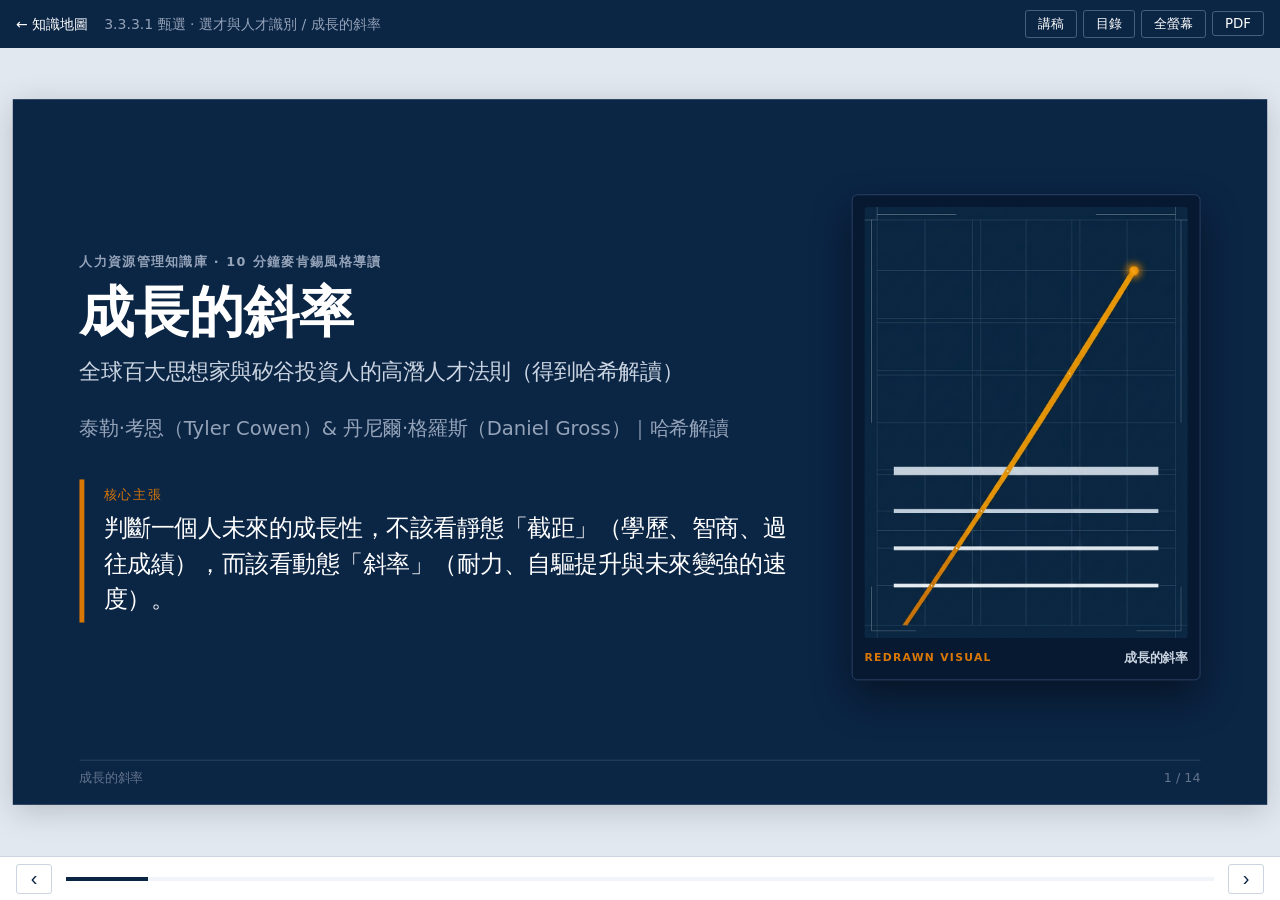
<file: decks/slope-of-growth.html>
<!doctype html><html lang="zh-Hant"><head><meta charset="utf-8">
<meta name="viewport" content="width=device-width,initial-scale=1">
<title>成長的斜率｜HR 知識庫</title>
<link rel="stylesheet" href="../assets/style.css"></head>
<body class="deckpage">
<header class="bar"><a href="../index.html" class="home">← 知識地圖</a>
<span class="crumb">3.3.3.1 甄選 · 選才與人才識別 / 成長的斜率</span>
<span class="tools"><button id="btnNotes" title="講稿 (N)">講稿</button><button id="btnList" title="目錄 (G)">目錄</button><button id="btnFs" title="全螢幕 (F)">全螢幕</button><button onclick="window.print()" title="列印/PDF">PDF</button></span></header>
<nav id="toc" class="toc hidden"><a href="#s1" data-go="0"><b>1</b> 封面<small>識別未來高潛人才的關鍵，不在靜態「截距」，而在動態「成長斜率」</small></a><a href="#s2" data-go="1"><b>2</b> 架構圖<small>全書以「斜率思維」貫穿評估者與被評估者雙側，重構 AI 時代識人法則</small></a><a href="#s3" data-go="2"><b>3</b> 核心概念 · 截距 vs 斜率<small>傳統選才只看靜態「截距」，但決定三年後勝負的是動態「斜率」</small></a><a href="#s4" data-go="3"><b>4</b> 被高估因素 1 · 學歷<small>學歷對收入差異的解釋力腰斬至 38%，拉開差距的是同學歷內部分化</small></a><a href="#s5" data-go="4"><b>5</b> 被高估因素 2 · 智商與聰明<small>世上沒有「通用的優秀」，智商解釋力在不同職業間從 66% 驟降至 5%</small></a><a href="#s6" data-go="5"><b>6</b> 被高估因素 3 · 責任心（盡責性）<small>盡責性在面試中極易偽裝且與工時無正相關，設計對激勵機制遠比篩選有效</small></a><a href="#s7" data-go="6"><b>7</b> 被低估因素 1 · 耐力（Stamina）<small>耐力是頂尖人才最被低估的素質，本質是「沒人看著時依然自我上發條」</small></a><a href="#s8" data-go="7"><b>8</b> 被低估因素 2 · 自我提升的主動意願<small>比當前能力更重要的是自我迭代速度，可用「鋼琴家練音階」一題直擊真相</small></a><a href="#s9" data-go="8"><b>9</b> 面試實戰技法 1 · 連續追問與改變環境<small>透過連問七八次耗盡準備稿與切換非正式場景，逼出候選人真實底色</small></a><a href="#s10" data-go="9"><b>10</b> 面試實戰技法 2 · 反向問題與背調鐵律<small>傳統逆向問題已淪為「反常順從」，改用主流共識提問與前上級背調破局</small></a><a href="#s11" data-go="10"><b>11</b> 被評估者視角 · 讓價值被看見的三把鑰匙<small>當標準答案因 AI 貶值，求職與晉升者須靠「攢故事、攢推薦人、攢證據」證明斜率</small></a><a href="#s12" data-go="11"><b>12</b> 章節脈絡<small>全書由破除靜態指標出發，經由雙側實戰落地，終回歸個人動態斜率的長期複利</small></a><a href="#s13" data-go="12"><b>13</b> 總結<small>真正決定能走多高的，是沒人看著時你是否仍在用可衡量的方式往前走</small></a><a href="#s14" data-go="13"><b>14</b> 附錄<small>附錄：核心實證數據索引與來源邊界聲明（供選才與複盤速查）</small></a></nav>
<main id="viewport"><div id="stage"><section class="slide t-cover has-rich" id="s1" data-i="0"><div class="inner"><div class="cover with-img"><div class="cover-main"><div class="kicker light">人力資源管理知識庫 · 10 分鐘麥肯錫風格導讀</div><h1>成長的斜率</h1><div class="sub">全球百大思想家與矽谷投資人的高潛人才法則（得到哈希解讀）</div><div class="author">泰勒·考恩（Tyler Cowen）&amp; 丹尼爾·格羅斯（Daniel Gross）｜哈希解讀</div><div class="claim"><span>核心主張</span>判斷一個人未來的成長性，不該看靜態「截距」（學歷、智商、過往成績），而該看動態「斜率」（耐力、自驅提升與未來變強的速度）。</div></div><div class="cover-art"><div class="book-frame"><img src="../assets/img/slope-book-cover.jpg" alt="成長的斜率 主題視覺重繪"><div class="book-cap"><span>REDRAWN VISUAL</span>成長的斜率</div></div></div></div></div><div class="foot"><span>成長的斜率</span><span>1 / 14</span></div><div class="notes"><p>① 本頁結論：選才與職涯成長的本質是押注未來，真正具預測力的指標是動態「斜率」而非靜態「截距」。</p><p>② 補充說明：原著作者為喬治梅森大學經濟學教授泰勒·考恩與前 YC 合夥人丹尼爾·格羅斯，由得到哈希解讀（26分47秒）；OpenAI 奧爾特曼力薦表示「花了很多年學習發現人才，讀本書仍吃驚學到這麼多」。</p><p>③ 下一頁轉場：先從一頁全景架構圖，掌握全書評估者與被評估者雙側的完整邏輯。</p></div></section><section class="slide t-architecture has-rich" id="s2" data-i="1"><div class="inner"><div class="kicker">全書架構圖</div><h2 class="conclusion">全書以「斜率思維」貫穿評估者與被評估者雙側，重構 AI 時代識人法則</h2><div class="svg-stage arch-svg"><svg viewBox="0 0 1120 350" xmlns="http://www.w3.org/2000/svg" font-family="Noto Sans TC, Microsoft JhengHei, sans-serif">
  <defs>
    <marker id="arrA" viewBox="0 0 10 10" refX="8" refY="5" markerWidth="7" markerHeight="7" orient="auto">
      <path d="M0,1 L9,5 L0,9 Z" fill="#D97706"/>
    </marker>
    <marker id="arrN" viewBox="0 0 10 10" refX="8" refY="5" markerWidth="7" markerHeight="7" orient="auto">
      <path d="M0,1 L9,5 L0,9 Z" fill="#0B2545"/>
    </marker>
  </defs>
  <!-- 頂部核心命題橫帶 -->
  <rect x="0" y="0" width="1120" height="50" rx="4" fill="#0B2545"/>
  <text x="24" y="31" fill="#D97706" font-size="14" font-weight="800" letter-spacing="2">CORE PREMISE</text>
  <text x="168" y="32" fill="#FFFFFF" font-size="18" font-weight="700">核心典範轉移：從靜態「截距」（過去站在哪）→ 動態「斜率」（未來變強的速度）</text>

  <!-- 左欄：層 1 破除迷思 -->
  <rect x="0" y="72" width="340" height="270" rx="4" fill="#F1F5F9" stroke="#CBD5E1" stroke-width="1.5"/>
  <rect x="0" y="72" width="340" height="6" fill="#475569"/>
  <text x="20" y="106" fill="#475569" font-size="13" font-weight="700" letter-spacing="1">01 ｜ 評估者視角 · 破除迷思</text>
  <text x="20" y="134" fill="#0B2545" font-size="21" font-weight="800">三大被高估的靜態指標</text>
  <rect x="20" y="152" width="300" height="50" rx="3" fill="#FFFFFF" stroke="#CBD5E1"/>
  <text x="34" y="174" fill="#0B2545" font-size="15" font-weight="700">學歷通膨</text>
  <text x="34" y="194" fill="#475569" font-size="13">收入解釋力 75% → 38%，同學歷內部分化</text>
  <rect x="20" y="212" width="300" height="50" rx="3" fill="#FFFFFF" stroke="#CBD5E1"/>
  <text x="34" y="234" fill="#0B2545" font-size="15" font-weight="700">智商非通用</text>
  <text x="34" y="254" fill="#475569" font-size="13">解釋力 66%→5%，與總財富無顯著正相關</text>
  <rect x="20" y="272" width="300" height="54" rx="3" fill="#FFFFFF" stroke="#CBD5E1"/>
  <text x="34" y="294" fill="#0B2545" font-size="15" font-weight="700">盡責性三大坑</text>
  <text x="34" y="314" fill="#475569" font-size="13">面試相關僅 0.28、選擇性釋放、不如設機制</text>

  <!-- 箭頭 1->2 -->
  <line x1="346" y1="207" x2="380" y2="207" stroke="#D97706" stroke-width="3" marker-end="url(#arrA)"/>

  <!-- 中欄：層 2 鎖定訊號與技法 -->
  <rect x="390" y="72" width="350" height="270" rx="4" fill="#F1F5F9" stroke="#0B2545" stroke-width="1.5"/>
  <rect x="390" y="72" width="350" height="6" fill="#0B2545"/>
  <text x="410" y="106" fill="#D97706" font-size="13" font-weight="700" letter-spacing="1">02 ｜ 評估者視角 · 識真技法</text>
  <text x="410" y="134" fill="#0B2545" font-size="21" font-weight="800">兩大低估素質 ＋ 四大測真法</text>
  <rect x="410" y="152" width="310" height="74" rx="3" fill="#0B2545"/>
  <text x="424" y="176" fill="#D97706" font-size="14" font-weight="800">★ 真正該看的斜率訊號</text>
  <text x="424" y="198" fill="#FFFFFF" font-size="14">• 耐力：無人要求與監督時仍持續推進</text>
  <text x="424" y="218" fill="#FFFFFF" font-size="14">• 自驅提升：類「鋼琴家練音階」常規訓練</text>
  <rect x="410" y="236" width="150" height="42" rx="3" fill="#FFFFFF" stroke="#CBD5E1"/>
  <text x="422" y="262" fill="#0B2545" font-size="14" font-weight="700">① 連續追問 7–8 次</text>
  <rect x="570" y="236" width="150" height="42" rx="3" fill="#FFFFFF" stroke="#CBD5E1"/>
  <text x="582" y="262" fill="#0B2545" font-size="14" font-weight="700">② 切換非正式環境</text>
  <rect x="410" y="286" width="150" height="42" rx="3" fill="#FFFFFF" stroke="#CBD5E1"/>
  <text x="422" y="312" fill="#0B2545" font-size="14" font-weight="700">③ 問主流共識觀點</text>
  <rect x="570" y="286" width="150" height="42" rx="3" fill="#FFFFFF" stroke="#CBD5E1"/>
  <text x="582" y="312" fill="#0B2545" font-size="14" font-weight="700">④ 必查前直屬上級</text>

  <!-- 箭頭 2->3 -->
  <line x1="746" y1="207" x2="780" y2="207" stroke="#D97706" stroke-width="3" marker-end="url(#arrA)"/>

  <!-- 右欄：層 3 被評估者視角 -->
  <rect x="790" y="72" width="330" height="270" rx="4" fill="#F1F5F9" stroke="#D97706" stroke-width="1.5"/>
  <rect x="790" y="72" width="330" height="6" fill="#D97706"/>
  <text x="810" y="106" fill="#D97706" font-size="13" font-weight="700" letter-spacing="1">03 ｜ 被評估者視角 · 價值呈現</text>
  <text x="810" y="134" fill="#0B2545" font-size="21" font-weight="800">讓自身斜率被看見三行動</text>
  <rect x="810" y="152" width="290" height="52" rx="3" fill="#FFFFFF" stroke="#CBD5E1"/>
  <text x="824" y="175" fill="#0B2545" font-size="15" font-weight="700">1. 別背答案，攢故事</text>
  <text x="824" y="195" fill="#475569" font-size="13">5–8 個三分鐘高細節密度防偽真實故事</text>
  <rect x="810" y="213" width="290" height="52" rx="3" fill="#FFFFFF" stroke="#CBD5E1"/>
  <text x="824" y="236" fill="#0B2545" font-size="15" font-weight="700">2. 平時經營，攢推薦人</text>
  <text x="824" y="256" fill="#475569" font-size="13">每 2–3 個月同步進展，主動提供具體素材</text>
  <rect x="810" y="274" width="290" height="54" rx="3" fill="#FFFFFF" stroke="#CBD5E1"/>
  <text x="824" y="297" fill="#0B2545" font-size="15" font-weight="700">3. 別攢形容詞，攢證據</text>
  <text x="824" y="317" fill="#475569" font-size="13">具體 ＋ 持續 ＋ 可量化進展的常規訓練</text>
</svg></div><div class="relation"><b>互相支撐：</b>先推翻失靈的靜態篩選慣性（第1層），才能鎖定真正高預測力的動態訊號與面試技法（第2層），並反轉為個人打造不可偽造價值的行動藍圖（第3層）。</div></div><div class="foot"><span>成長的斜率</span><span>2 / 14</span></div><div class="notes"><p>① 本頁結論：全書圍繞「斜率」分評估者破迷思、評估者測真相、被評估者秀證據三層展開。</p><p>② 補充說明：本架構重新視覺化原解讀重點，嚴格忠於來源文稿脈絡；原書未在解讀稿展開之細節均標註「原文未載」。</p><p>③ 下一頁轉場：先釐清為什麼 AI 時代讓傳統「截距」選才徹底失靈。</p></div></section><section class="slide t-chapter has-rich" id="s3" data-i="2"><div class="inner"><div class="kicker">逐章重點 · 核心概念 · 截距 vs 斜率</div><h2 class="conclusion">傳統選才只看靜態「截距」，但決定三年後勝負的是動態「斜率」</h2><div class="split-body"><div class="svg-pane"><svg viewBox="0 0 580 390" xmlns="http://www.w3.org/2000/svg" font-family="Noto Sans TC, Microsoft JhengHei, sans-serif">
  <rect x="0" y="0" width="580" height="390" rx="4" fill="#F8FAFC" stroke="#CBD5E1"/>
  <text x="24" y="32" fill="#0B2545" font-size="16" font-weight="800">人生與職涯坐標系：靜態「截距」vs 動態「成長斜率」</text>
  <!-- 網格線 -->
  <line x1="70" y1="320" x2="540" y2="320" stroke="#0B2545" stroke-width="2"/>
  <line x1="70" y1="60" x2="70" y2="320" stroke="#0B2545" stroke-width="2"/>
  <line x1="70" y1="255" x2="540" y2="255" stroke="#CBD5E1" stroke-dasharray="4,4"/>
  <line x1="70" y1="190" x2="540" y2="190" stroke="#CBD5E1" stroke-dasharray="4,4"/>
  <line x1="70" y1="125" x2="540" y2="125" stroke="#CBD5E1" stroke-dasharray="4,4"/>
  <!-- 軸標籤 -->
  <text x="20" y="80" fill="#475569" font-size="13" font-weight="700">能力</text>
  <text x="20" y="98" fill="#475569" font-size="13" font-weight="700">高度</text>
  <text x="70" y="346" fill="#475569" font-size="13" text-anchor="middle">現在 (T0)</text>
  <text x="225" y="346" fill="#475569" font-size="13" text-anchor="middle">1 年後</text>
  <text x="380" y="346" fill="#0B2545" font-size="13" font-weight="700" text-anchor="middle">3 年後</text>
  <text x="525" y="346" fill="#0B2545" font-size="13" font-weight="700" text-anchor="middle">5 年後</text>
  <!-- 高截距低斜率線（灰） -->
  <line x1="70" y1="185" x2="525" y2="155" stroke="#94A3B8" stroke-width="3.5" stroke-dasharray="8,5"/>
  <circle cx="70" cy="185" r="6" fill="#475569"/>
  <rect x="82" y="146" width="166" height="28" rx="3" fill="#F1F5F9" stroke="#CBD5E1"/>
  <text x="90" y="165" fill="#475569" font-size="13" font-weight="700">高截距：名校/光環起點</text>
  <rect x="372" y="176" width="152" height="26" rx="3" fill="#F1F5F9" stroke="#CBD5E1"/>
  <text x="448" y="194" fill="#475569" font-size="12.5" font-weight="700" text-anchor="middle">低斜率（成長平緩）</text>
  <!-- 低截距高斜率線（琥珀金） -->
  <line x1="70" y1="285" x2="525" y2="78" stroke="#D97706" stroke-width="4.5"/>
  <circle cx="70" cy="285" r="6" fill="#D97706"/>
  <circle cx="268" cy="195" r="6" fill="#0B2545"/>
  <circle cx="525" cy="78" r="7" fill="#D97706"/>
  <!-- 交叉點與差距標示 -->
  <line x1="268" y1="195" x2="268" y2="320" stroke="#0B2545" stroke-width="1.5" stroke-dasharray="3,3"/>
  <rect x="197" y="218" width="142" height="26" rx="3" fill="#0B2545"/>
  <text x="268" y="236" fill="#FFFFFF" font-size="12" font-weight="700" text-anchor="middle">成長斜率反超交叉點</text>
  <!-- 高斜率標籤避開端點 -->
  <rect x="242" y="68" width="176" height="32" rx="3" fill="#FEF3C7" stroke="#D97706"/>
  <text x="330" y="89" fill="#0B2545" font-size="13" font-weight="800" text-anchor="middle">高斜率：未來變強的速度</text>
  <line x1="418" y1="84" x2="462" y2="104" stroke="#D97706" stroke-width="1.8" stroke-dasharray="3,2"/>
  <text x="86" y="304" fill="#D97706" font-size="13" font-weight="700">截距固定，斜率動態可累積且無法假裝</text>
  <!-- 底部註記 -->
  <text x="24" y="376" fill="#94A3B8" font-size="11">來源：《成長的斜率》哈希解讀核心定義（y = kx + b 類比）</text>
</svg></div><div class="info-pane"><div class="problem compact"><span>核心論點</span>招人與提拔都是在押注未來，AI 讓履歷與標準答案唾手可得，該憑什麼押注？</div><div class="vcards"><div class="vcard"><div class="vhead"><h4>截距靜態，斜率決定速度</h4><span class="vstat">截距 vs 斜率</span></div><p>截距是現在站在哪（出身、學歷、過往成績），畫上圖就固定；斜率是往上走的坡度，代表未來變強的速度。</p></div><div class="vcard"><div class="vhead"><h4>AI 讓識人變得更困難</h4></div><p>前領英中國總裁陸堅指出：漂亮履歷與精彩面試稿背後都可能有 AI 幫忙，標準答案貶值讓真人才更難識別。</p></div><div class="vcard"><div class="vhead"><h4>作者本人即低截距高斜率</h4><span class="vstat">23歲賣給蘋果</span></div><p>丹尼爾·格羅斯沒上大學、青春期沉迷遊戲，卻在 23 歲把創辦的公司賣給蘋果，後成矽谷 YC 合夥人。</p></div></div></div></div><div class="oneliner">押錯人的代價是兩三年時間與高昂機會成本，選才必須從靜態履歷轉向動態斜率。</div></div><div class="foot"><span>成長的斜率</span><span>3 / 14</span></div><div class="notes"><p>① 本頁結論：截距只反映過去的位置，斜率才反映一個人未來三至五年的複利成長速度。</p><p>② 補充說明：來源指出理解別人如何看待人才，對求職者同樣關鍵，因為能更有針對性地展示自身價值。</p><p>③ 下一頁轉場：接下來逐一檢驗三個最常被過度高估的傳統「截距」指標——首先看學歷。</p></div></section><section class="slide t-chapter has-rich" id="s4" data-i="3"><div class="inner"><div class="kicker">逐章重點 · 被高估因素 1 · 學歷</div><h2 class="conclusion">學歷對收入差異的解釋力腰斬至 38%，拉開差距的是同學歷內部分化</h2><div class="split-body"><div class="svg-pane"><svg viewBox="0 0 580 390" xmlns="http://www.w3.org/2000/svg" font-family="Noto Sans TC, Microsoft JhengHei, sans-serif">
  <rect x="0" y="0" width="580" height="390" rx="4" fill="#F8FAFC" stroke="#CBD5E1"/>
  <text x="24" y="32" fill="#0B2545" font-size="16" font-weight="800">美國收入研究：學歷對收入差異的解釋力腰斬</text>
  <text x="24" y="54" fill="#475569" font-size="13">單位：收入差距可由學歷解釋之比例（%）</text>

  <!-- 基準線 -->
  <line x1="70" y1="305" x2="530" y2="305" stroke="#0B2545" stroke-width="2"/>
  <line x1="70" y1="105" x2="530" y2="105" stroke="#CBD5E1" stroke-dasharray="4,4"/>
  <text x="58" y="110" fill="#94A3B8" font-size="12" text-anchor="end">80%</text>
  <line x1="70" y1="205" x2="530" y2="205" stroke="#CBD5E1" stroke-dasharray="4,4"/>
  <text x="58" y="210" fill="#94A3B8" font-size="12" text-anchor="end">40%</text>
  <text x="58" y="310" fill="#94A3B8" font-size="12" text-anchor="end">0%</text>

  <!-- 柱 1: 1980-2000 (75%) -> 高度 = 75/80 * 200 = 187.5 -> y=117.5 -->
  <rect x="130" y="117" width="110" height="188" rx="3" fill="#0B2545"/>
  <text x="185" y="106" fill="#0B2545" font-size="28" font-weight="800" text-anchor="middle">75%</text>
  <text x="185" y="328" fill="#0B2545" font-size="15" font-weight="700" text-anchor="middle">1980 – 2000 年</text>
  <text x="185" y="348" fill="#475569" font-size="12" text-anchor="middle">大學生稀缺，文憑即門檻</text>

  <!-- 下降標註箭頭 -->
  <path d="M250,150 Q300,150 342,200" fill="none" stroke="#D97706" stroke-width="3" stroke-dasharray="5,3"/>
  <polygon points="347,206 335,202 343,193" fill="#D97706"/>
  <rect x="258" y="122" width="118" height="32" rx="16" fill="#D97706"/>
  <text x="317" y="143" fill="#FFFFFF" font-size="14" font-weight="800" text-anchor="middle">-37 個百分點</text>

  <!-- 柱 2: 2000-2017 (38%) -> 高度 = 38/80 * 200 = 95 -> y=210 -->
  <rect x="355" y="210" width="110" height="95" rx="3" fill="#D97706"/>
  <text x="410" y="198" fill="#D97706" font-size="28" font-weight="800" text-anchor="middle">38%</text>
  <text x="410" y="328" fill="#0B2545" font-size="15" font-weight="700" text-anchor="middle">2000 – 2017 年</text>
  <text x="410" y="348" fill="#475569" font-size="12" text-anchor="middle">碩士成「新學士」，同學歷分化</text>

  <text x="24" y="376" fill="#94A3B8" font-size="11">來源：《成長的斜率》引用之美國收入差異研究（1980–2017）</text>
</svg></div><div class="info-pane"><div class="problem compact"><span>核心論點</span>名校文憑與碩士學位，今日還能精準預測人才未來的表現差距嗎？</div><div class="vcards"><div class="vcard"><div class="vhead"><h4>學歷解釋力劇降 37%</h4><span class="vstat">75% → 38%</span></div><p>美國收入研究顯示，學歷對收入差異的解釋力從 1980–2000 年的 75%，驟降至 2000–2017 年的 38%。</p></div><div class="vcard"><div class="vhead"><h4>學歷嚴重通膨稀釋區分度</h4></div><p>八十年代百人僅十幾人念大學，如今幾十人念過；書中直言碩士學位已異化為「新的學士學位」。</p></div><div class="vcard"><div class="vhead"><h4>差距轉向同學歷內部</h4></div><p>同校同專業畢業兩人，十年後一人帶百人團隊、一人仍是基層；高回報來自超出受教育水平的才能。</p></div></div></div></div><div class="oneliner">教育只能把人帶到基本門檻，真正拉開長期回報的，是文憑之外的額外才能。</div></div><div class="foot"><span>成長的斜率</span><span>4 / 14</span></div><div class="notes"><p>① 本頁結論：學歷作為篩選工具的區分度已大幅衰退，無法單獨代表未來高成長性。</p><p>② 補充說明：2000–2017 年間收入差距擴大主要發生在相同學歷人群內部；原解讀未載該研究具體學者姓名（原文未載）。</p><p>③ 下一頁轉場：既然學歷失靈，那改看「智商與聰明程度」是否可靠？下一頁用兩項大型追蹤數據揭曉。</p></div></section><section class="slide t-chapter has-rich" id="s5" data-i="4"><div class="inner"><div class="kicker">逐章重點 · 被高估因素 2 · 智商與聰明</div><h2 class="conclusion">世上沒有「通用的優秀」，智商解釋力在不同職業間從 66% 驟降至 5%</h2><div class="split-body"><div class="svg-pane"><svg viewBox="0 0 580 390" xmlns="http://www.w3.org/2000/svg" font-family="Noto Sans TC, Microsoft JhengHei, sans-serif">
  <rect x="0" y="0" width="580" height="390" rx="4" fill="#F8FAFC" stroke="#CBD5E1"/>
  <text x="24" y="32" fill="#0B2545" font-size="16" font-weight="800">芬蘭追蹤研究：不同職業對「智商」與「父母學歷」的依賴</text>
  <!-- 圖例 -->
  <rect x="24" y="48" width="14" height="14" rx="2" fill="#0B2545"/>
  <text x="44" y="60" fill="#0B2545" font-size="13" font-weight="700">智商解釋力（%）</text>
  <rect x="175" y="48" width="14" height="14" rx="2" fill="#D97706"/>
  <text x="195" y="60" fill="#0B2545" font-size="13" font-weight="700">父母受教育程度解釋力（%）</text>

  <!-- 軸線 x=110 為 0%, 每 1% = 5.6px (70% = 392px) -->
  <line x1="110" y1="80" x2="110" y2="335" stroke="#0B2545" stroke-width="2"/>
  <line x1="278" y1="80" x2="278" y2="335" stroke="#CBD5E1" stroke-dasharray="3,3"/>
  <line x1="446" y1="80" x2="446" y2="335" stroke="#CBD5E1" stroke-dasharray="3,3"/>
  <text x="110" y="352" fill="#94A3B8" font-size="11" text-anchor="middle">0%</text>
  <text x="278" y="352" fill="#94A3B8" font-size="11" text-anchor="middle">30%</text>
  <text x="446" y="352" fill="#94A3B8" font-size="11" text-anchor="middle">60%</text>

  <!-- 組 1: 發明家 66% vs 1% -->
  <text x="98" y="122" fill="#0B2545" font-size="16" font-weight="800" text-anchor="end">發明家</text>
  <rect x="110" y="96" width="370" height="24" rx="2" fill="#0B2545"/>
  <text x="488" y="113" fill="#0B2545" font-size="15" font-weight="800">66%</text>
  <rect x="110" y="125" width="8" height="24" rx="2" fill="#D97706"/>
  <text x="126" y="142" fill="#D97706" font-size="14" font-weight="700">1%</text>

  <!-- 組 2: 醫生 8% vs 39% -->
  <text x="98" y="206" fill="#0B2545" font-size="16" font-weight="800" text-anchor="end">醫　生</text>
  <rect x="110" y="180" width="45" height="24" rx="2" fill="#0B2545"/>
  <text x="163" y="197" fill="#0B2545" font-size="15" font-weight="800">8%</text>
  <rect x="110" y="209" width="218" height="24" rx="2" fill="#D97706"/>
  <text x="336" y="226" fill="#D97706" font-size="15" font-weight="800">39%</text>

  <!-- 組 3: 律師 5% vs 52% -->
  <text x="98" y="290" fill="#0B2545" font-size="16" font-weight="800" text-anchor="end">律　師</text>
  <rect x="110" y="264" width="28" height="24" rx="2" fill="#0B2545"/>
  <text x="146" y="281" fill="#0B2545" font-size="15" font-weight="800">5%</text>
  <rect x="110" y="293" width="291" height="24" rx="2" fill="#D97706"/>
  <text x="409" y="310" fill="#D97706" font-size="15" font-weight="800">52%</text>

  <text x="24" y="376" fill="#94A3B8" font-size="11">來源：芬蘭 1961–1984 出生全體男性服兵役智商測試與職業追蹤研究</text>
</svg></div><div class="info-pane"><div class="problem compact"><span>核心論點</span>高智商是否放諸四海皆準，且必然帶來更高的財富與職場成就？</div><div class="vcards"><div class="vcard"><div class="vhead"><h4>芬蘭研究：跨職業落差懸殊</h4><span class="vstat">66% vs 5%</span></div><p>預測發明家時智商佔 66%（父母學歷僅 1%）；但醫生智商僅 8%（父母學歷 39%），律師智商更只有 5%（父母學歷 52%）。</p></div><div class="vcard"><div class="vhead"><h4>聰明不等於更有錢</h4><span class="vstat">7,403人樣本</span></div><p>經濟學家扎戈斯基追蹤 7,403 名美國人（1979–2004）：智商高 1 分年收多 200–600 美元，但與總財富無正相關，照樣透支破產。</p></div><div class="vcard"><div class="vhead"><h4>最聰明投資人的反直覺提醒</h4><span class="vstat">4大核心特質</span></div><p>矽谷名宿馬克·安德森直言招聘過度強調智力，他更看重：驅動力、自我激勵、好奇心與道德水準。</p></div></div></div></div><div class="oneliner">同一個人才訊號換到不同崗位分量天差地別，選才不能只靠單一智商濾鏡。</div></div><div class="foot"><span>成長的斜率</span><span>5 / 14</span></div><div class="notes"><p>① 本頁結論：不存在放諸四海皆準的「通用優秀」，智力既非跨職業萬靈丹，也不保證長期財富累積。</p><p>② 補充說明：作者克制指出，醫生與律師高度受父母學歷影響，可能因領域需要特定背景，也可能因准入機制排外擋住普通出身的聰明人。</p><p>③ 下一頁轉場：除了學歷和智商，企業最愛看的「責任心（盡責性）」竟也藏著三個選才大坑。</p></div></section><section class="slide t-chapter has-rich" id="s6" data-i="5"><div class="inner"><div class="kicker">逐章重點 · 被高估因素 3 · 責任心（盡責性）</div><h2 class="conclusion">盡責性在面試中極易偽裝且與工時無正相關，設計對激勵機制遠比篩選有效</h2><div class="svg-stage top-svg"><svg viewBox="0 0 1120 250" xmlns="http://www.w3.org/2000/svg" font-family="Noto Sans TC, Microsoft JhengHei, sans-serif">
  <!-- 陷阱 1 -->
  <rect x="0" y="0" width="356" height="242" rx="4" fill="#F8FAFC" stroke="#CBD5E1" stroke-width="1.5"/>
  <rect x="0" y="0" width="356" height="36" rx="4" fill="#0B2545"/>
  <text x="16" y="23" fill="#FFFFFF" font-size="15" font-weight="700">陷阱 1｜面試測不準（全都在演）</text>
  <text x="178" y="106" fill="#D97706" font-size="52" font-weight="800" text-anchor="middle">0.28</text>
  <text x="178" y="132" fill="#0B2545" font-size="14" font-weight="700" text-anchor="middle">面試官判斷 vs 候選人自評相關係數</text>
  <line x1="24" y1="150" x2="332" y2="150" stroke="#CBD5E1"/>
  <text x="24" y="176" fill="#475569" font-size="14">• 面試官判斷明顯不如候選人密友準</text>
  <text x="24" y="200" fill="#475569" font-size="14">• 大五人格中最難看透：盡責性＋情緒穩定</text>
  <text x="24" y="224" fill="#475569" font-size="14">• 所有人都知道面試必須演出「極負責任」</text>

  <!-- 陷阱 2 -->
  <rect x="382" y="0" width="356" height="242" rx="4" fill="#F8FAFC" stroke="#CBD5E1" stroke-width="1.5"/>
  <rect x="382" y="0" width="356" height="36" rx="4" fill="#0B2545"/>
  <text x="398" y="23" fill="#FFFFFF" font-size="15" font-weight="700">陷阱 2｜盡責會「選擇性釋放」</text>
  <!-- 雙向對比條 -->
  <rect x="404" y="58" width="312" height="44" rx="3" fill="#F1F5F9" stroke="#CBD5E1"/>
  <text x="418" y="78" fill="#475569" font-size="13" font-weight="700">史丹佛經濟學博士論文</text>
  <text x="418" y="95" fill="#475569" font-size="12">拖延不寫、缺乏盡責性</text>
  <rect x="404" y="112" width="312" height="48" rx="3" fill="#FEF3C7" stroke="#D97706"/>
  <text x="418" y="133" fill="#0B2545" font-size="14" font-weight="800">長篇小說《如意郎君》</text>
  <text x="418" y="152" fill="#0B2545" font-size="13">幾年如一日極度投入 → 靠的是「痴迷」</text>
  <text x="404" y="188" fill="#475569" font-size="13">案例：小說家維克拉姆·塞斯（Vikram Seth）</text>
  <text x="404" y="212" fill="#0B2545" font-size="13" font-weight="700">啟示：高盡責者未必把盡責釋放在你的工作上</text>

  <!-- 陷阱 3 -->
  <rect x="764" y="0" width="356" height="242" rx="4" fill="#F8FAFC" stroke="#CBD5E1" stroke-width="1.5"/>
  <rect x="764" y="0" width="356" height="36" rx="4" fill="#D97706"/>
  <text x="780" y="23" fill="#FFFFFF" font-size="15" font-weight="700">陷阱 3｜韓國怪象：勤奮靠機制非性格</text>
  <rect x="786" y="56" width="150" height="74" rx="3" fill="#0B2545"/>
  <text x="861" y="88" fill="#D97706" font-size="24" font-weight="800" text-anchor="middle">全球第 1</text>
  <text x="861" y="114" fill="#FFFFFF" font-size="13" text-anchor="middle">工作時長排名</text>
  <rect x="948" y="56" width="150" height="74" rx="3" fill="#F1F5F9" stroke="#CBD5E1"/>
  <text x="1023" y="88" fill="#475569" font-size="24" font-weight="800" text-anchor="middle">全球末位</text>
  <text x="1023" y="114" fill="#475569" font-size="13" text-anchor="middle">勞動者盡責性評估</text>
  <text x="786" y="160" fill="#475569" font-size="13">• 各國數據橫向對比：盡責性與工時呈微弱負相關</text>
  <text x="786" y="186" fill="#0B2545" font-size="14" font-weight="800">• 結論：與其苦尋盡責者，不如設計對激勵機制</text>
  <text x="786" y="212" fill="#475569" font-size="13">  （金錢與環境機制可激發出更強勤奮）</text>
</svg></div><div class="cards compact n3"><div class="card compact"><div class="vhead"><h4>面試演出讓測評失真</h4><span class="vstat">r = 0.28</span></div><p>盡責性與情緒穩定性是大五人格中面試官最難判準的兩項，與候選人自評相關係數僅 0.28。</p></div><div class="card compact"><div class="vhead"><h4>盡責會偏向個人「痴迷」</h4></div><p>塞斯拖延博士論文卻傾注數年寫成《如意郎君》，顯示高盡責者只對自己真正痴迷的事釋放能量。</p></div><div class="card compact"><div class="vhead"><h4>激勵機制勝過性格篩選</h4><span class="vstat">工時#1 vs 末位</span></div><p>韓國工時全球第 1 卻在盡責性排末位，證明勤奮常是環境壓力逼出；對的機制可讓普通人同樣拼命。</p></div></div><div class="oneliner">與其耗費巨資在面試裡猜誰天生盡責，不如把企業激勵與契約機制設計對。</div></div><div class="foot"><span>成長的斜率</span><span>6 / 14</span></div><div class="notes"><p>① 本頁結論：盡責性在選才階段存在測不準、用錯地方與環境替代三大陷阱。</p><p>② 補充說明：各國數據橫向比較顯示盡責性與工作時長沒有正相關，甚至有微弱負相關；解讀另提及激勵機制可延伸參考《一切皆契约》。</p><p>③ 下一頁轉場：破除三大高估迷思後，我們轉向書中點名最被嚴重低估的兩大核心素質。</p></div></section><section class="slide t-chapter has-rich" id="s7" data-i="6"><div class="inner"><div class="kicker">逐章重點 · 被低估因素 1 · 耐力（Stamina）</div><h2 class="conclusion">耐力是頂尖人才最被低估的素質，本質是「沒人看著時依然自我上發條」</h2><div class="split-body"><div class="svg-pane"><svg viewBox="0 0 580 390" xmlns="http://www.w3.org/2000/svg" font-family="Noto Sans TC, Microsoft JhengHei, sans-serif">
  <rect x="0" y="0" width="580" height="390" rx="4" fill="#F8FAFC" stroke="#CBD5E1"/>
  <text x="24" y="32" fill="#0B2545" font-size="16" font-weight="800">關鍵辨析：被動「盡責」vs 主動「耐力」</text>

  <!-- 左卡：盡責 -->
  <rect x="24" y="54" width="250" height="236" rx="4" fill="#FFFFFF" stroke="#CBD5E1" stroke-width="1.5"/>
  <rect x="24" y="54" width="250" height="40" rx="4" fill="#475569"/>
  <text x="149" y="80" fill="#FFFFFF" font-size="16" font-weight="700" text-anchor="middle">盡責（外部軌道）</text>
  <text x="40" y="122" fill="#0B2545" font-size="14" font-weight="700">觸發條件</text>
  <text x="40" y="142" fill="#475569" font-size="13">有人要求、有規則、有考核時</text>
  <line x1="40" y1="158" x2="258" y2="158" stroke="#F1F5F9"/>
  <text x="40" y="182" fill="#0B2545" font-size="14" font-weight="700">典型行為</text>
  <text x="40" y="202" fill="#475569" font-size="13">按時打卡、照章辦事、完成交代</text>
  <line x1="40" y1="218" x2="258" y2="218" stroke="#F1F5F9"/>
  <text x="40" y="242" fill="#0B2545" font-size="14" font-weight="700">上限瓶頸</text>
  <text x="40" y="262" fill="#475569" font-size="13">做好標準執行，但難引領突破</text>

  <!-- VS 圓圈 -->
  <circle cx="290" cy="172" r="20" fill="#D97706"/>
  <text x="290" y="178" fill="#FFFFFF" font-size="14" font-weight="800" text-anchor="middle">VS</text>

  <!-- 右卡：耐力 -->
  <rect x="306" y="54" width="250" height="236" rx="4" fill="#FFFFFF" stroke="#0B2545" stroke-width="2"/>
  <rect x="306" y="54" width="250" height="40" rx="4" fill="#0B2545"/>
  <text x="431" y="80" fill="#D97706" font-size="16" font-weight="800" text-anchor="middle">耐力（自我上發條）</text>
  <text x="322" y="122" fill="#0B2545" font-size="14" font-weight="700">觸發條件</text>
  <text x="322" y="142" fill="#0B2545" font-size="13" font-weight="700">沒人要求、沒人看著的長期戰</text>
  <line x1="322" y1="158" x2="540" y2="158" stroke="#F1F5F9"/>
  <text x="322" y="182" fill="#0B2545" font-size="14" font-weight="700">典型行為</text>
  <text x="322" y="202" fill="#475569" font-size="13">持續主動推進、熬過殘酷篩選</text>
  <line x1="322" y1="218" x2="540" y2="218" stroke="#F1F5F9"/>
  <text x="322" y="242" fill="#0B2545" font-size="14" font-weight="700">人才價值</text>
  <text x="322" y="262" fill="#D97706" font-size="13" font-weight="800">頂尖領導者與重大成就者標配</text>

  <!-- 底部條：檢驗方法 -->
  <rect x="24" y="306" width="532" height="62" rx="4" fill="#0B2545"/>
  <text x="42" y="331" fill="#D97706" font-size="13" font-weight="800">⚠ 選才警示：短時間面試（1–2 小時）幾乎測不出耐力（相關僅 0.28）</text>
  <text x="42" y="354" fill="#FFFFFF" font-size="13">唯一可靠驗證路徑 → 深度背景調查（直接詢問前任直屬主管長期觀察）</text>
</svg></div><div class="info-pane"><div class="problem compact"><span>核心論點</span>在尋找頂尖領導者與重大成就者時，哪項高含金量素質最常被 HR 漏掉？</div><div class="vcards"><div class="vcard"><div class="vhead"><h4>耐力≠按規矩打卡的盡責</h4><span class="vstat">自我上發條</span></div><p>盡責是把別人要求的事做好；耐力是沒人要求、沒人監督時，依然維持高行動力持續推進的內在驅動。</p></div><div class="vcard"><div class="vhead"><h4>頂尖行業都在篩選耐力</h4></div><p>經濟學家羅賓·漢森觀察：醫學、法學、學術界早期殘酷考驗，及政治家不知疲倦的握手宣講，測的都是熬到後面的耐力。</p></div><div class="vcard"><div class="vhead"><h4>面試測不出，必須靠背調</h4><span class="vstat">必靠背調</span></div><p>主動性與耐力絕非 1–2 小時面試能測準（相關僅 0.28），必須透過推薦人長期共事紀錄交叉驗證。</p></div></div></div></div><div class="oneliner">重大成就往往不是短跑衝刺的智力競賽，而是無人喝采時的長跑耐力賽。</div></div><div class="foot"><span>成長的斜率</span><span>7 / 14</span></div><div class="notes"><p>① 本頁結論：耐力是人才搜尋中最被低估的素質，是區分優秀執行者與頂尖成就者的分水嶺。</p><p>② 補充說明：羅賓·漢森指出，那些早期殘酷耐力考驗某種程度上雖似浪費，卻因能篩出熬到最後的人而在高競爭領域長期存在。</p><p>③ 下一頁轉場：除了耐力，另一項被嚴重低估、且能在面試中直接探測的素質是「自我提升的主動意願」。</p></div></section><section class="slide t-chapter has-rich" id="s8" data-i="7"><div class="inner"><div class="kicker">逐章重點 · 被低估因素 2 · 自我提升的主動意願</div><h2 class="conclusion">比當前能力更重要的是自我迭代速度，可用「鋼琴家練音階」一題直擊真相</h2><div class="split-body"><div class="svg-pane"><svg viewBox="0 0 580 390" xmlns="http://www.w3.org/2000/svg" font-family="Noto Sans TC, Microsoft JhengHei, sans-serif">
  <rect x="0" y="0" width="580" height="390" rx="4" fill="#F8FAFC" stroke="#CBD5E1"/>
  <text x="24" y="32" fill="#0B2545" font-size="16" font-weight="800">測量自我迭代速度的兩把尺</text>

  <!-- 上半部：奧爾特曼 3個月3次見面 -->
  <rect x="24" y="48" width="532" height="122" rx="4" fill="#FFFFFF" stroke="#CBD5E1"/>
  <text x="40" y="72" fill="#0B2545" font-size="14" font-weight="800">尺 1｜OpenAI 奧爾特曼「3 個月 3 次見面」斜率測試</text>
  <!-- 三個上升點 -->
  <line x1="76" y1="145" x2="500" y2="145" stroke="#CBD5E1" stroke-width="1.5"/>
  <polyline points="110,136 290,114 470,84" fill="none" stroke="#D97706" stroke-width="3.5"/>
  <circle cx="110" cy="136" r="6" fill="#0B2545"/>
  <circle cx="290" cy="114" r="6" fill="#0B2545"/>
  <circle cx="470" cy="84" r="7" fill="#D97706"/>
  <text x="110" y="162" fill="#475569" font-size="12" text-anchor="middle">第 1 次見面 (M1)</text>
  <text x="290" y="162" fill="#475569" font-size="12" text-anchor="middle">第 2 次見面 (M2)</text>
  <text x="470" y="162" fill="#D97706" font-size="12" font-weight="800" text-anchor="middle">第 3 次：明顯進步！</text>

  <!-- 下半部：泰勒·考恩 鋼琴家練音階 -->
  <rect x="24" y="186" width="532" height="184" rx="4" fill="#FFFFFF" stroke="#0B2545" stroke-width="1.5"/>
  <rect x="24" y="186" width="532" height="34" rx="4" fill="#0B2545"/>
  <text x="40" y="208" fill="#FFFFFF" font-size="14" font-weight="700">尺 2｜考恩經典必問：「你日常類似『鋼琴家練音階』的常規訓練是什麼？」</text>

  <!-- 好答案 vs 壞答案 -->
  <rect x="40" y="232" width="276" height="124" rx="3" fill="#FEF3C7" stroke="#D97706"/>
  <text x="54" y="254" fill="#0B2545" font-size="14" font-weight="800">✓ 好答案：快、具體、持續、無人逼</text>
  <text x="54" y="278" fill="#0B2545" font-size="13">• 向朋友試講，反覆打磨演講</text>
  <text x="54" y="300" fill="#0B2545" font-size="13">• 解無實際用途冷門編程題保手感</text>
  <text x="54" y="322" fill="#0B2545" font-size="13">• 鑽研極小科學領域掌握深度學習</text>
  <text x="54" y="346" fill="#D97706" font-size="12" font-weight="700">→ 具備內生變強引擎的高斜率人才</text>

  <rect x="330" y="232" width="210" height="124" rx="3" fill="#F1F5F9" stroke="#CBD5E1"/>
  <text x="344" y="254" fill="#475569" font-size="14" font-weight="800">✕ 壞答案：靜態天花板</text>
  <text x="344" y="280" fill="#475569" font-size="13">• 支支吾吾、說不清楚</text>
  <text x="344" y="302" fill="#475569" font-size="13">• 直接回答「我不知道」</text>
  <text x="344" y="330" fill="#475569" font-size="12" font-weight="700">→「一眼望到頭」的用人狀態</text>
  <text x="344" y="348" fill="#94A3B8" font-size="11">僅適用對其現有水平已滿意之崗位</text>
</svg></div><div class="info-pane"><div class="problem compact"><span>核心論點</span>如何在有限接觸裡，看穿候選人是「持續變強」還是「一眼望到頭」？</div><div class="vcards"><div class="vcard"><div class="vhead"><h4>奧爾特曼 3 個月 3 次法則</h4><span class="vstat">3個月×3次</span></div><p>3 個月內與同一人見 3 次面，若每次都能看到明顯進步，就應格外重視——進步速度常勝過當前絕對能力。</p></div><div class="vcard"><div class="vhead"><h4>考恩必問「練音階」經典題</h4><span class="vstat">音階式訓練</span></div><p>追問：「你日常進行的、類似鋼琴家練音階那樣的常規訓練是什麼？」檢驗是否有天天不落下的自我精進機制。</p></div><div class="vcard"><div class="vhead"><h4>好答案三特徵辨別高斜率</h4><span class="vstat">具體/持續/自發</span></div><p>向朋友試講、解冷門編程題、鑽研極小科學領域——共通點是「具體、持續、無人逼迫」；答不出則是一眼望到頭。</p></div></div></div></div><div class="oneliner">沒有常規自我訓練機制的人，或許能勝任當下崗位，卻注定缺乏向上延伸的斜率。</div></div><div class="foot"><span>成長的斜率</span><span>8 / 14</span></div><div class="notes"><p>① 本頁結論：常規化、無人逼迫的刻意練習機制，是判斷一個人未來成長斜率最直接的領先指標。</p><p>② 補充說明：書中前後兩次提及「鋼琴家練音階」提問，強調對年輕創始人與高潛人才而言，進步速度比絕對起點更關鍵。</p><p>③ 下一頁轉場：知道要看什麼之後，接下來進入面試官實戰——四招一舉多得的測真技法。</p></div></section><section class="slide t-chapter has-rich" id="s9" data-i="8"><div class="inner"><div class="kicker">逐章重點 · 面試實戰技法 1 · 連續追問與改變環境</div><h2 class="conclusion">透過連問七八次耗盡準備稿與切換非正式場景，逼出候選人真實底色</h2><div class="svg-stage top-svg"><svg viewBox="0 0 1120 255" xmlns="http://www.w3.org/2000/svg" font-family="Noto Sans TC, Microsoft JhengHei, sans-serif">
  <!-- 左半部：連續追問漏斗 -->
  <rect x="0" y="0" width="548" height="250" rx="4" fill="#F8FAFC" stroke="#CBD5E1" stroke-width="1.5"/>
  <rect x="0" y="0" width="548" height="36" rx="4" fill="#0B2545"/>
  <text x="18" y="23" fill="#FFFFFF" font-size="15" font-weight="700">技法 1｜連續追問 7–8 次：耗盡預備稿，逼出真實庫存與坦誠度</text>

  <!-- 三階梯形漏斗（加寬容納雙行，確保零裁切） -->
  <polygon points="20,48 528,48 504,96 44,96" fill="#F1F5F9" stroke="#CBD5E1"/>
  <text x="274" y="77" fill="#475569" font-size="14" font-weight="700" text-anchor="middle">第 1–2 次追問：面試手冊標準答案（幾乎全數提前備好）</text>

  <polygon points="48,104 500,104 476,154 72,154" fill="#1E3A5F"/>
  <text x="274" y="125" fill="#FFFFFF" font-size="14" font-weight="800" text-anchor="middle">第 3–4 次追問：存貨見底，出現停頓</text>
  <text x="274" y="144" fill="#CBD5E1" font-size="12.5" text-anchor="middle">關鍵守則：不移開目光、不用笑聲破僵局</text>

  <polygon points="76,162 472,162 448,218 100,218" fill="#D97706"/>
  <text x="274" y="185" fill="#FFFFFF" font-size="15" font-weight="800" text-anchor="middle">第 5–8 次追問：真相浮現區</text>
  <text x="274" y="206" fill="#FFFFFF" font-size="12.5" text-anchor="middle">真乾貨（再舉新例） vs 坦誠有數 vs 硬編空話</text>
  <text x="274" y="238" fill="#475569" font-size="12" text-anchor="middle">面試裡會在詞窮時講空話的人，在工作裡也同樣會講空話</text>

  <!-- 右半部：改變面試環境 -->
  <rect x="572" y="0" width="548" height="250" rx="4" fill="#F8FAFC" stroke="#CBD5E1" stroke-width="1.5"/>
  <rect x="572" y="0" width="548" height="36" rx="4" fill="#0B2545"/>
  <text x="590" y="23" fill="#FFFFFF" font-size="15" font-weight="700">技法 2｜改變面試環境：打破會議室防禦，觀測真實應變模式</text>

  <!-- 狀態切換對比 -->
  <rect x="594" y="56" width="214" height="110" rx="4" fill="#F1F5F9" stroke="#CBD5E1"/>
  <text x="701" y="82" fill="#475569" font-size="15" font-weight="800" text-anchor="middle">會議室「面試模式」</text>
  <text x="610" y="108" fill="#475569" font-size="13">• 高度武裝防禦狀態</text>
  <text x="610" y="130" fill="#475569" font-size="13">• 一問一答劇本演出</text>
  <text x="610" y="152" fill="#475569" font-size="13">• 零意外、零真實互動</text>

  <!-- 箭頭 -->
  <line x1="814" y1="111" x2="862" y2="111" stroke="#D97706" stroke-width="3"/>
  <polygon points="868,111 856,104 856,118" fill="#D97706"/>
  <text x="840" y="96" fill="#D97706" font-size="12" font-weight="800" text-anchor="middle">切換場景</text>

  <rect x="874" y="56" width="224" height="110" rx="4" fill="#FFFFFF" stroke="#D97706" stroke-width="2"/>
  <text x="986" y="82" fill="#0B2545" font-size="15" font-weight="800" text-anchor="middle">咖啡店／散步「真實模式」</text>
  <text x="890" y="108" fill="#0B2545" font-size="13">• 跟服務員自然對話卸防備</text>
  <text x="890" y="130" fill="#0B2545" font-size="13">• 檢驗日常共事真實狀態</text>
  <text x="890" y="152" fill="#D97706" font-size="13" font-weight="700">• 捕捉意外事件的應變反應</text>

  <!-- 案例框 -->
  <rect x="594" y="180" width="504" height="54" rx="4" fill="#0B2545"/>
  <text x="612" y="203" fill="#D97706" font-size="13" font-weight="800">實戰觀測點：星巴克突然沒座位了，他怎麼反應？</text>
  <text x="612" y="223" fill="#FFFFFF" font-size="13">主動提議下一步方案（高主動性） vs 站著等你安排（被動依賴）</text>
</svg></div><div class="cards compact n3"><div class="card compact"><div class="vhead"><h4>連問七八次＋保持眼神壓迫</h4><span class="vstat">連問 7–8 次</span></div><p>對「超越職責的例子」或「最好想法」反覆追問「再舉一個」；絕不移開目光、不用笑聲破僵局、不給轉移話題機會。</p></div><div class="card compact"><div class="vhead"><h4>詞窮瞬間看乾貨與坦誠度</h4></div><p>到第 5–8 個還能舉新例＝真做過；乾脆說「想到的就這些」＝坦誠有數；硬編講空話＝工作中也會搪塞。</p></div><div class="card compact"><div class="vhead"><h4>移出會議室捕捉真實意外</h4><span class="vstat">真實模式</span></div><p>改去咖啡店、散步或公園長凳聊；當跟服務員對話卸下防備、或遇星巴克沒座位時，最能看出主動解題還是被動等安排。</p></div></div><div class="oneliner">唯有把準備好的答案徹底耗盡、並把人帶離防禦舞台，真實品格與能力才會浮現。</div></div><div class="foot"><span>成長的斜率</span><span>9 / 14</span></div><div class="notes"><p>① 本頁結論：高階面試的核心不是問新奇問題，而是打破防禦狀態與劇本演出。</p><p>② 補充說明：來源強調當一個人準備的東西用完又不想顯得無能時，最容易講空話，這項行為會高度遷移到實際工作中。</p><p>③ 下一頁轉場：再看另外兩招實戰技法——如何改良失效的矽谷經典名題，以及不可妥協的背調鐵律。</p></div></section><section class="slide t-chapter has-rich" id="s10" data-i="9"><div class="inner"><div class="kicker">逐章重點 · 面試實戰技法 2 · 反向問題與背調鐵律</div><h2 class="conclusion">傳統逆向問題已淪為「反常順從」，改用主流共識提問與前上級背調破局</h2><div class="split-body"><div class="svg-pane"><svg viewBox="0 0 580 390" xmlns="http://www.w3.org/2000/svg" font-family="Noto Sans TC, Microsoft JhengHei, sans-serif">
  <rect x="0" y="0" width="580" height="390" rx="4" fill="#F8FAFC" stroke="#CBD5E1"/>
  <text x="24" y="32" fill="#0B2545" font-size="16" font-weight="800">矽谷名題的失效與反轉 ＋ 背調紅燈訊號</text>

  <!-- 失效舊題 -->
  <rect x="24" y="50" width="532" height="96" rx="4" fill="#F1F5F9" stroke="#CBD5E1"/>
  <rect x="24" y="50" width="8" height="96" fill="#94A3B8"/>
  <text x="46" y="74" fill="#475569" font-size="13" font-weight="800">✕ 已失效舊題（泰勒·考恩 2006 原創 / 彼得·蒂爾推廣）</text>
  <text x="46" y="100" fill="#0B2545" font-size="15" font-weight="700">「你堅信哪些其他聰明人認為荒謬的真理？」</text>
  <text x="46" y="128" fill="#475569" font-size="13">失效原因：太有名已被背熟，變成獎勵「恰到好處叛逆」的反常順從</text>

  <!-- 向下轉換箭頭 -->
  <line x1="290" y1="150" x2="290" y2="176" stroke="#D97706" stroke-width="3"/>
  <polygon points="290,182 283,170 297,170" fill="#D97706"/>

  <!-- 有效新題 -->
  <rect x="24" y="186" width="532" height="104" rx="4" fill="#FFFFFF" stroke="#D97706" stroke-width="2"/>
  <rect x="24" y="186" width="8" height="104" fill="#D97706"/>
  <text x="46" y="210" fill="#D97706" font-size="13" font-weight="800">✓ 有效反向替代題（考恩實測有效）</text>
  <text x="46" y="236" fill="#0B2545" font-size="16" font-weight="800">「你完全贊同的一個主流觀點或共識是什麼？」</text>
  <text x="46" y="264" fill="#475569" font-size="13">優勢：不具威脅、難迴避、不怕社群攻擊 → 真實暴露底層價值排序</text>
  <text x="46" y="282" fill="#0B2545" font-size="12" font-weight="700">（例：更看重更快創新？減少貧困？還是修補制度漏洞？）</text>

  <!-- 背調紅燈條 -->
  <rect x="24" y="306" width="532" height="68" rx="4" fill="#0B2545"/>
  <text x="42" y="330" fill="#D97706" font-size="14" font-weight="800">⚑ 背調鐵律：識別無法在面試測出的責任心、道德感與耐力</text>
  <text x="42" y="356" fill="#FFFFFF" font-size="13">紅燈訊號：推薦人名單若缺少「前一任直接上級」或匯報鏈關鍵人＝負面訊號</text>
</svg></div><div class="info-pane"><div class="problem compact"><span>核心論點</span>當所有聰明人都背熟了矽谷反主流考題，該如何真實探測其價值排序與誠信？</div><div class="vcards"><div class="vcard"><div class="vhead"><h4>名題失效成「反常的順從」</h4><span class="vstat">2006 名題失效</span></div><p>考恩 2006 年原創「你堅信哪些荒謬真理」因太有名，候選人總備好「恰到好處的叛逆」，反倒獎勵了順從。</p></div><div class="vcard"><div class="vhead"><h4>改問「完全贊同的主流共識」</h4><span class="vstat">透視價值排序</span></div><p>不具威脅、難迴避且不怕社群攻擊，卻能直接透視候選人真正的底層價值排序（創新、減貧或補制度漏洞）。</p></div><div class="vcard"><div class="vhead"><h4>背調紅燈：缺前一任直接上級</h4><span class="vstat">前直屬上級</span></div><p>責任心、道德感與耐力必靠背調；若推薦人名單沒有前一任直接上級或匯報鏈關鍵人，即屬明確負面訊號。</p></div></div></div></div><div class="oneliner">會出題不如會反轉失效題，面試聊得再投緣也不能省掉前直屬上級的深度背調。</div></div><div class="foot"><span>成長的斜率</span><span>10 / 14</span></div><div class="notes"><p>① 本頁結論：將逆向考題反轉為「主流共識」能直擊真實價值觀，並須搭配前任直屬主管背調封堵面試盲區。</p><p>② 補充說明：來源指出該經典逆向題常被誤認為彼得·蒂爾首創，實則更早出自泰勒·考恩 2006 年部落格文章。</p><p>③ 下一頁轉場：看完了評估者這一側，現在反轉視角——如果你是求職者或渴望晉升的職場人，該如何讓價值被看見？</p></div></section><section class="slide t-chapter has-rich" id="s11" data-i="10"><div class="inner"><div class="kicker">逐章重點 · 被評估者視角 · 讓價值被看見的三把鑰匙</div><h2 class="conclusion">當標準答案因 AI 貶值，求職與晉升者須靠「攢故事、攢推薦人、攢證據」證明斜率</h2><div class="svg-stage top-svg"><svg viewBox="0 0 1120 265" xmlns="http://www.w3.org/2000/svg" font-family="Noto Sans TC, Microsoft JhengHei, sans-serif">
  <!-- 支柱 1 -->
  <rect x="0" y="0" width="356" height="258" rx="4" fill="#FFFFFF" stroke="#0B2545" stroke-width="1.5"/>
  <rect x="0" y="0" width="356" height="42" rx="4" fill="#0B2545"/>
  <text x="18" y="27" fill="#D97706" font-size="16" font-weight="800">01 ｜ 別背答案，攢故事</text>
  <text x="18" y="68" fill="#0B2545" font-size="14" font-weight="700">細節密度＝天然防偽機制（本質勝於口才）</text>
  <text x="18" y="94" fill="#475569" font-size="13">準備 5–8 件真實親歷（寫成 3 分鐘細節故事）：</text>
  <text x="18" y="116" fill="#475569" font-size="13">• 搞砸後修正的事　• 無人要求主動做的事</text>
  <text x="18" y="138" fill="#475569" font-size="13">• 收拾爛攤子的事　• 花很久才做成的大事</text>
  <!-- 英雄之旅微流程 -->
  <rect x="16" y="164" width="96" height="34" rx="3" fill="#F1F5F9" stroke="#CBD5E1"/>
  <text x="64" y="186" fill="#0B2545" font-size="12" font-weight="700" text-anchor="middle">遇到挑戰</text>
  <text x="122" y="186" fill="#D97706" font-size="16" font-weight="800" text-anchor="middle">→</text>
  <rect x="132" y="164" width="96" height="34" rx="3" fill="#F1F5F9" stroke="#CBD5E1"/>
  <text x="180" y="186" fill="#0B2545" font-size="12" font-weight="700" text-anchor="middle">征服挑戰</text>
  <text x="238" y="186" fill="#D97706" font-size="16" font-weight="800" text-anchor="middle">→</text>
  <rect x="248" y="164" width="92" height="34" rx="3" fill="#D97706"/>
  <text x="294" y="186" fill="#FFFFFF" font-size="12" font-weight="800" text-anchor="middle">收穫成長</text>
  <text x="18" y="226" fill="#475569" font-size="12">含具體數字、場景、人物，反覆演練到不磕巴</text>

  <!-- 支柱 2 -->
  <rect x="382" y="0" width="356" height="258" rx="4" fill="#FFFFFF" stroke="#0B2545" stroke-width="1.5"/>
  <rect x="382" y="0" width="356" height="42" rx="4" fill="#0B2545"/>
  <text x="400" y="27" fill="#D97706" font-size="16" font-weight="800">02 ｜ 經營長期，攢推薦人</text>
  <text x="400" y="68" fill="#0B2545" font-size="14" font-weight="700">重要但不緊急：前上級評價是跟你走的資產</text>
  <rect x="400" y="84" width="320" height="68" rx="3" fill="#F1F5F9"/>
  <text x="414" y="106" fill="#0B2545" font-size="13" font-weight="800">平時經營節奏（每 2–3 個月一次）</text>
  <text x="414" y="126" fill="#475569" font-size="12">主動向認可前輩同步：在做什麼、有意識提升</text>
  <text x="414" y="143" fill="#475569" font-size="12">哪方面、採納其建議後的行動與成果</text>
  <rect x="400" y="164" width="320" height="74" rx="3" fill="#FEF3C7" stroke="#D97706"/>
  <text x="414" y="186" fill="#0B2545" font-size="13" font-weight="800">請寫推薦信的關鍵動作</text>
  <text x="414" y="206" fill="#0B2545" font-size="12">別只說「誇誇我就行」（泛泛稱讚背調價值低）</text>
  <text x="414" y="224" fill="#0B2545" font-size="12">→ 主動附上近半年推起的專案與解決問題素材</text>

  <!-- 支柱 3 -->
  <rect x="764" y="0" width="356" height="258" rx="4" fill="#FFFFFF" stroke="#D97706" stroke-width="2"/>
  <rect x="764" y="0" width="356" height="42" rx="4" fill="#D97706"/>
  <text x="782" y="27" fill="#FFFFFF" font-size="16" font-weight="800">03 ｜ 別攢形容詞，攢證據</text>
  <text x="782" y="68" fill="#475569" font-size="13">✕ 零資訊廢話：「我學習能力強、一直在進步」</text>
  <text x="782" y="92" fill="#0B2545" font-size="14" font-weight="800">✓ 三要素湊齊＝畫出一條真實斜率線：</text>
  <rect x="782" y="104" width="320" height="40" rx="3" fill="#F1F5F9"/>
  <text x="794" y="129" fill="#0B2545" font-size="13"><tspan font-weight="800" fill="#D97706">① 具體：</tspan>每週三晚讀 2 篇論文、做 1 頁筆記</text>
  <rect x="782" y="150" width="320" height="40" rx="3" fill="#F1F5F9"/>
  <text x="794" y="175" fill="#0B2545" font-size="13"><tspan font-weight="800" fill="#D97706">② 持續：</tspan>不是最近在學，是已堅持 8 個月</text>
  <rect x="782" y="196" width="320" height="48" rx="3" fill="#0B2545"/>
  <text x="794" y="216" fill="#FFFFFF" font-size="13"><tspan font-weight="800" fill="#D97706">③ 進展：</tspan>讀 3 萬字論文 3hr → 1hr</text>
  <text x="854" y="235" fill="#94A3B8" font-size="12">且已能挑出作者研究方法的問題</text>
</svg></div><div class="cards compact n3"><div class="card compact"><div class="vhead"><h4>攢 5–8 個 3 分鐘細節故事</h4><span class="vstat">5–8 個故事</span></div><p>時間、地點、人物與數字構成天然防偽密度；按「遇挑戰→征服挑戰→收穫成長」練習，答案本質重於口才敏捷。</p></div><div class="card compact"><div class="vhead"><h4>每 2–3 個月經營推薦人資產</h4><span class="vstat">每 2–3 個月</span></div><p>前上級評價不會離職就翻篇；平時定期同步進展與採納建議後的成效，請託推薦信時主動提供具體專案素材。</p></div><div class="card compact"><div class="vhead"><h4>用「具體＋持續＋進展」取代形容詞</h4><span class="vstat">3hr → 1hr</span></div><p>淘汰「學習力強」等零資訊廢話；例：每週三讀 2 篇論文、持續 8 個月、從 3 小時縮短為 1 小時且能挑出方法問題。</p></div></div><div class="oneliner">斜率無法臨時抱佛腳，它是透過真實故事、口碑資產與可量化常規訓練日積月累而成。</div></div><div class="foot"><span>成長的斜率</span><span>11 / 14</span></div><div class="notes"><p>① 本頁結論：被評估者要跳脫背題思維，長期累積真實故事、推薦人信任與可量化進展三項不可偽造資產。</p><p>② 補充說明：來源援引《高效能人士的7個習慣》概念，提醒經營推薦人屬於「重要但不緊急」的高槓桿行動。</p><p>③ 下一頁轉場：最後透過章節脈絡圖，把全書五個遞進邏輯環節一次串起。</p></div></section><section class="slide t-flow" id="s12" data-i="11"><div class="inner"><div class="kicker">章節脈絡</div><h2 class="conclusion">全書由破除靜態指標出發，經由雙側實戰落地，終回歸個人動態斜率的長期複利</h2><div class="flow n5"><div class="step"><div class="chev"><b>1</b>1. 重塑視角</div><div class="concl">區分靜態截距與動態斜率</div><div class="leads">↳ 既要看斜率，就必須檢驗現有截距指標是否失靈</div></div><div class="step"><div class="chev"><b>2</b>2. 破除迷思</div><div class="concl">學歷、智商、盡責性被高估</div><div class="leads">↳ 舊指標失效後，迫切需要找出真正被低估的訊號</div></div><div class="step"><div class="chev"><b>3</b>3. 鎖定訊號</div><div class="concl">抓住耐力與音階式自驅提升</div><div class="leads">↳ 訊號明確後，須解決 1–2 小時面試測不準的難題</div></div><div class="step"><div class="chev"><b>4</b>4. 測真技法</div><div class="concl">連問＋換場＋共識題＋上級背調</div><div class="leads">↳ 看懂評估者怎麼識人，反向推導個人如何展示價值</div></div><div class="step"><div class="chev"><b>5</b>5. 雙向閉環</div><div class="concl">攢故事、攢推薦人、攢證據</div><div class="leads">↳ 回歸無人監督時的微小持久努力，形成無法假裝的斜率</div></div></div></div><div class="foot"><span>成長的斜率</span><span>12 / 14</span></div><div class="notes"><p>① 本頁結論：五步論證環環相扣，從理念破局、數據拆解、工具落地到雙側角色對齊形成完整閉環。</p><p>② 補充說明：前四步為管理者打造科學選才框架，第五步將同一套邏輯翻轉為個人長期職涯護城河。</p><p>③ 下一頁轉場：進入全書精華總結與立即可執行的雙側落地行動。</p></div></section><section class="slide t-summary has-rich" id="s13" data-i="12"><div class="inner"><div class="kicker">總結與落地行動</div><h2 class="conclusion">真正決定能走多高的，是沒人看著時你是否仍在用可衡量的方式往前走</h2><div class="sum-grid"><ol class="points compact"><li><b>1</b><span>選才看斜率不看截距：學歷解釋力已跌至 38%，且世上沒有通用的優秀</span></li><li><b>2</b><span>與其盲測盡責性（面試相關僅 0.28），不如設計對的組織激勵機制</span></li><li><b>3</b><span>鎖定耐力與音階式自驅練習，善用連問 7–8 次、換場地、主流共識題與前上級背調</span></li><li><b>4</b><span>AI 時代標準答案已失效，唯有高細節故事、長期推薦人與可量化進步證據無法假裝</span></li></ol><div class="sum-side"><div class="sum-art"><img src="../assets/img/slope-concept-art.jpg" alt="高潛人才斜率複利視覺配圖"></div><blockquote class="sum-quote">「別太在意你現在站在哪兒，你應該在意的是，三年後的自己，會不會感謝今天你做出的那些微小但持久的努力。」</blockquote></div></div><div class="action"><span>立刻可應用的一件事</span>【管理者】下次面試必問「類似鋼琴家練音階的常規訓練」並對案例連問 5 次以上，堅持查核前直屬上級背調；【職場人】本週寫下 5 個 3 分鐘真實細節故事，並啟動一項「具體、持續、可量化進展」的每週訓練。</div></div><div class="foot"><span>成長的斜率</span><span>13 / 14</span></div><div class="notes"><p>① 本頁結論：截距已固定，斜率卻會隨日積月累的行動變化且無法假裝，今天的一點坡度將在數年後拉開巨大差距。</p><p>② 補充說明：雙角色行動方案均直接萃取自來源文稿中的實操建議，確保讀完即可於本週落地。</p><p>③ 下一頁轉場：最後附錄彙整書中關鍵實證數據與原文邊界說明，供選才實務速查。</p></div></section><section class="slide t-appendix" id="s14" data-i="13"><div class="inner"><div class="kicker">附錄 · 延伸閱讀與實證索引</div><h2 class="conclusion">附錄：核心實證數據索引與來源邊界聲明（供選才與複盤速查）</h2><table class="appx"><thead><tr><th>位置 / 研究</th><th>為何值得深挖</th></tr></thead><tbody><tr><td>美國收入差異研究（1980–2017）</td><td>學歷解釋力由 75% 降至 38%，佐證學歷通膨與同學歷內部分化趨勢（原解讀未載作者名，原文未載）</td></tr><tr><td>芬蘭男性服兵役智商追蹤研究（1961–1984 出生）</td><td>發明家（智商 66%/父母學歷 1%）、醫生（8%/39%）、律師（5%/52%），破除單一通用優秀迷思</td></tr><tr><td>扎戈斯基美國智商與財富追蹤（1979–2004）</td><td>追蹤 7,403 人：智商每高 1 分年收多 200–600 美元，但與總財富無正相關，照樣透支破產</td></tr><tr><td>大五人格面試效度與韓國工時反常</td><td>面試官判斷與自評相關係數僅 0.28；韓國工時全球第 1 但盡責性末位，印證機制勝過性格篩選</td></tr><tr><td>來源邊界聲明（防幻覺守則）</td><td>本簡報嚴格依據得到 APP《成長的斜率》哈希解讀文稿（26分47秒）提煉；原著其餘未述章節均標「原文未載」</td></tr></tbody></table></div><div class="foot"><span>成長的斜率</span><span>14 / 14</span></div><div class="notes"><p>① 本頁結論：附錄彙整四大高含金量實證數據，方便中高階主管在內部推動選才變革時直接引用佐證。</p><p>② 補充說明：完整對應 Notion「3.3.3 選才 → 3.3.3.1 甄選」模組，未來可持續擴充招募與結構化面試題庫。</p><p>③ 下一頁轉場：（結束）</p></div></section></div></main>
<div class="ctrl"><button id="prev">‹</button><div class="prog"><i id="progbar"></i></div><button id="next">›</button></div>
<script src="../assets/deck.js"></script></body></html>
</file>
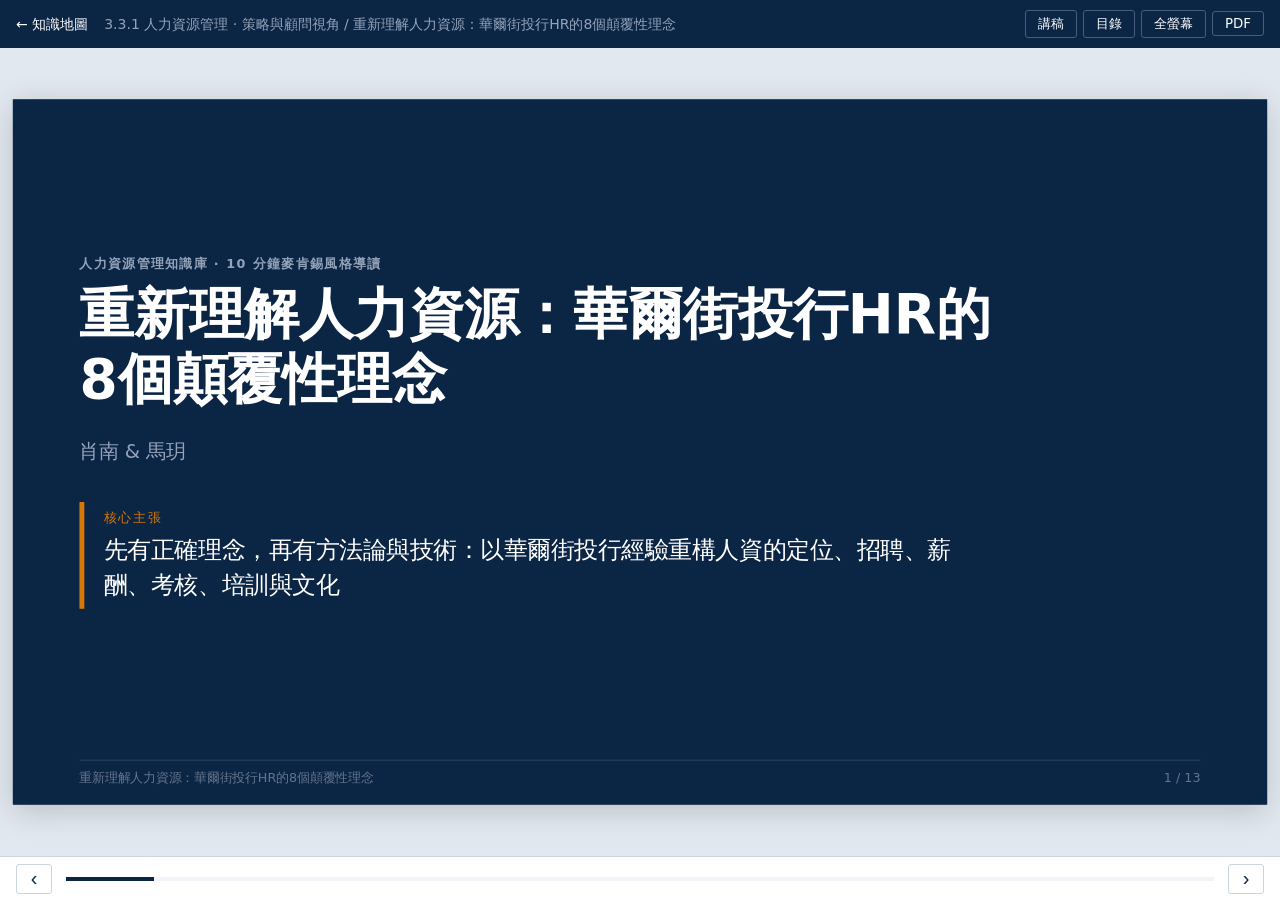
<file: decks/wallstreet-hr.html>
<!doctype html><html lang="zh-Hant"><head><meta charset="utf-8">
<meta name="viewport" content="width=device-width,initial-scale=1">
<title>重新理解人力資源：華爾街投行HR的8個顛覆性理念｜HR 知識庫</title>
<link rel="stylesheet" href="../assets/style.css"></head>
<body class="deckpage">
<header class="bar"><a href="../index.html" class="home">← 知識地圖</a>
<span class="crumb">3.3.1 人力資源管理 · 策略與顧問視角 / 重新理解人力資源：華爾街投行HR的8個顛覆性理念</span>
<span class="tools"><button id="btnNotes" title="講稿 (N)">講稿</button><button id="btnList" title="目錄 (G)">目錄</button><button id="btnFs" title="全螢幕 (F)">全螢幕</button><button onclick="window.print()" title="列印/PDF">PDF</button></span></header>
<nav id="toc" class="toc hidden"><a href="#s1" data-go="0"><b>1</b> 封面<small>人資做對事，先從理念開始：理念指導方法論，方法論落地為技術</small></a><a href="#s2" data-go="1"><b>2</b> 架構圖<small>八章由理念、定位到功能與文化，層層落地</small></a><a href="#s3" data-go="2"><b>3</b> 第1章 人力資源管理的理念<small>獎金公式改寫為「總薪酬－底薪」，激勵才不被底薪綁架</small></a><a href="#s4" data-go="3"><b>4</b> 第2章 人力資源部是什麼<small>人力資源部是服務內部客戶的業務部門，不是權力部門</small></a><a href="#s5" data-go="4"><b>5</b> 第3章 把人力資源當作人力資本<small>把人當資本而非成本，企業與員工受益須取得平衡</small></a><a href="#s6" data-go="5"><b>6</b> 第4章 招聘——找到最合適的人<small>用優秀的人培養更優秀的人，招聘要讓落選者也嚮往</small></a><a href="#s7" data-go="6"><b>7</b> 第5章 激勵——設計一個具有吸引力的薪酬體系<small>薪酬由上而下，從公司業績出發決定總盤</small></a><a href="#s8" data-go="7"><b>8</b> 第6章 考核——行為考核與360度考核法<small>考核行為輸入而非只看結果，績效管理重於績效考核</small></a><a href="#s9" data-go="8"><b>9</b> 第7章 培訓——讓員工越來越優秀<small>培訓不萬能，在職學習與企業責任才讓員工變優秀</small></a><a href="#s10" data-go="9"><b>10</b> 第8章 企業文化與企業化文化<small>企業化文化把價值觀變成行為：乙方思維與不讓同事失敗</small></a><a href="#s11" data-go="10"><b>11</b> 章節脈絡<small>理念定方向、功能做落地、文化收尾，環環相扣</small></a><a href="#s12" data-go="11"><b>12</b> 總結<small>理念先行、以員工為客戶、與公司業績掛鉤，是全書主軸</small></a><a href="#s13" data-go="12"><b>13</b> 附錄<small>四處值得回頭細讀，可補足實作細節</small></a></nav>
<main id="viewport"><div id="stage"><section class="slide t-cover" id="s1" data-i="0"><div class="inner"><div class="cover"><div class="cover-main"><div class="kicker light">人力資源管理知識庫 · 10 分鐘麥肯錫風格導讀</div><h1>重新理解人力資源：華爾街投行HR的8個顛覆性理念</h1><div class="sub"></div><div class="author">肖南 &amp; 馬玥</div><div class="claim"><span>核心主張</span>先有正確理念，再有方法論與技術：以華爾街投行經驗重構人資的定位、招聘、薪酬、考核、培訓與文化</div></div></div></div><div class="foot"><span>重新理解人力資源：華爾街投行HR的8個顛覆性理念</span><span>1 / 13</span></div><div class="notes"><p>① 本頁結論：全書主張先理念、再方法論、後技術，並以投行實踐佐證</p><p>② 補充說明：作者稱理念屬智慧範疇（know-why），技術只是 know-how</p><p>③ 下一頁轉場：先看全書八章如何分層支撐</p></div></section><section class="slide t-architecture" id="s2" data-i="1"><div class="inner"><div class="kicker">全書架構圖</div><h2 class="conclusion">八章由理念、定位到功能與文化，層層落地</h2><div class="arch"><div class="layer"><div class="num">1</div><h3>理念與定位</h3><p>先確立人資的理念、角色與人才觀</p><ul><li>第1章 人力資源管理的理念</li><li>第2章 人力資源部是什麼</li><li>第3章 把人力資源當作人力資本</li></ul></div><div class="arrow">→</div><div class="layer"><div class="num">2</div><h3>核心功能</h3><p>招聘、激勵、考核、培訓的方法論</p><ul><li>第4章 招聘</li><li>第5章 激勵</li><li>第6章 考核</li><li>第7章 培訓</li></ul></div><div class="arrow">→</div><div class="layer"><div class="num">3</div><h3>文化落地</h3><p>把理念化為員工的具體行為規範</p><ul><li>第8章 企業文化與企業化文化</li></ul></div></div><div class="relation"><b>互相支撐：</b>理念層決定功能層怎麼做，文化層讓兩者變成日常行為。</div></div><div class="foot"><span>重新理解人力資源：華爾街投行HR的8個顛覆性理念</span><span>2 / 13</span></div><div class="notes"><p>① 本頁結論：全書由理念到功能再到文化，三層相互支撐</p><p>② 補充說明：書另有三篇推薦序與後記，本簡報聚焦八章正文</p><p>③ 下一頁轉場：從第1章的薪酬理念談起</p></div></section><section class="slide t-chapter" id="s3" data-i="2"><div class="inner"><div class="kicker">逐章重點 · 第1章 人力資源管理的理念</div><h2 class="conclusion">獎金公式改寫為「總薪酬－底薪」，激勵才不被底薪綁架</h2><div class="problem"><span>核心論點</span>理念如何指導方法論，並合理公允地激勵每位員工？</div><div class="cards n3"><div class="card"><div class="stat">90%</div><h4>理念不深奧，難貫徹</h4><p>理念是90%的人能理解卻不願照做的東西；作者以「別人恐慌我貪婪」為例。</p></div><div class="card"><h4>總薪酬取代獎金</h4><p>總薪酬＝底薪＋獎金＋限制性股票，與公司業績而非個人業績掛鉤，獎金帶任意性。</p></div><div class="card"><h4>傳統與新公式對照</h4><p>傳統：底薪×績效係數＝獎金；新理念：總薪酬－底薪＝獎金，籌碼改押總薪酬。</p></div></div><div class="oneliner">理念務虛指導方法論，方法論務實呈現理念；理念要靠滲透讓全員認同。</div></div><div class="foot"><span>重新理解人力資源：華爾街投行HR的8個顛覆性理念</span><span>3 / 13</span></div><div class="notes"><p>① 本頁結論：新薪酬理念以總薪酬、公司業績掛鉤取代個人獎金公式</p><p>② 補充說明：作者在中金被問「薪酬方案的哲學是什麼」，並以2000美元購得9家投行薪酬理念，共3頁A4</p><p>③ 下一頁轉場：理念確立後，人資部自身該如何定位</p></div></section><section class="slide t-chapter" id="s4" data-i="3"><div class="inner"><div class="kicker">逐章重點 · 第2章 人力資源部是什麼</div><h2 class="conclusion">人力資源部是服務內部客戶的業務部門，不是權力部門</h2><div class="problem"><span>核心論點</span>人力資源部的業務、客戶、產品與合作伙伴到底是什麼？</div><div class="cards n3"><div class="card"><div class="stat">4問</div><h4>德魯克式4問</h4><p>問業務、顧客、產品、合作伙伴；結論是人資為服務內部客戶的業務部門。</p></div><div class="card"><h4>人資業務與產品</h4><p>業務是吸引、培養、保留人才；產品含招聘、薪酬福利、培訓、員工關係、文化。</p></div><div class="card"><h4>內部客戶更重要</h4><p>投行認為「我們給開工資的人」比「給我們開工資的人」更重要。</p></div></div><div class="oneliner">放下權力架子，把員工當客戶，人資才能卓有成效地服務。</div></div><div class="foot"><span>重新理解人力資源：華爾街投行HR的8個顛覆性理念</span><span>4 / 13</span></div><div class="notes"><p>① 本頁結論：人資應定位為以員工為客戶的業務部門</p><p>② 補充說明：書中以騰訊人資隨規模演進（2003年獨立、2005年員工破2000人）為例</p><p>③ 下一頁轉場：服務的對象是人，這群人該被視為怎樣的資產</p></div></section><section class="slide t-chapter" id="s5" data-i="4"><div class="inner"><div class="kicker">逐章重點 · 第3章 把人力資源當作人力資本</div><h2 class="conclusion">把人當資本而非成本，企業與員工受益須取得平衡</h2><div class="problem"><span>核心論點</span>人力資源上升為人力資本，企業該如何對待人？</div><div class="cards n3"><div class="card"><h4>人力資本的來源</h4><p>書稱最早可追溯至亞當·斯密；人力資本是體現在人身上的知識、技能與健康的存量總和。</p></div><div class="card"><h4>與最優秀的人共事</h4><p>投行按人定薪，優秀人才薪酬可超出其期望，吸引優質人力資本聚集。</p></div><div class="card"><h4>戰略伙伴與無意識實踐</h4><p>人資應成為業務的戰略伙伴；好的人資管理在於一線經理無意識地實踐。</p></div></div><div class="oneliner">企業受益與員工受益需平衡，偏向任一方都會損及可持續發展。</div></div><div class="foot"><span>重新理解人力資源：華爾街投行HR的8個顛覆性理念</span><span>5 / 13</span></div><div class="notes"><p>① 本頁結論：人力資本觀要求企業與員工受益取得平衡</p><p>② 補充說明：書引華為2017年清退爭議為例，並提烏里奇的人資四角色</p><p>③ 下一頁轉場：有了人才觀，第一步是怎麼招到人</p></div></section><section class="slide t-chapter" id="s6" data-i="5"><div class="inner"><div class="kicker">逐章重點 · 第4章 招聘——找到最合適的人</div><h2 class="conclusion">用優秀的人培養更優秀的人，招聘要讓落選者也嚮往</h2><div class="problem"><span>核心論點</span>如何找到最合適的人，並對人才形成持續吸引力？</div><div class="cards n3"><div class="card"><div class="stat">2境界</div><h4>兩個招聘境界</h4><p>境界一獲取合適人才；境界二讓入選者覺得機會難得、落選者不枉此行。</p></div><div class="card"><div class="stat">3輪</div><h4>投行校園招聘流程</h4><p>擇校→造勢發布→篩選簡歷→三輪面試→發聘書；重視縱向招聘與績優主義。</p></div><div class="card"><div class="stat">45~50%</div><h4>三項評估指標</h4><p>暑期實習生轉換率、學校產出率、聘書被接受率；轉換率45%～50%算正常。</p></div></div><div class="oneliner">管理從招聘開始，把應聘者當客戶，才能持續吸引人才。</div></div><div class="foot"><span>重新理解人力資源：華爾街投行HR的8個顛覆性理念</span><span>6 / 13</span></div><div class="notes"><p>① 本頁結論：成功招聘不只填缺，更要讓內外部人才持續嚮往</p><p>② 補充說明：書提到人才只流向人才更多處的悖論，並以孔門72賢估算約2.4%優秀率</p><p>③ 下一頁轉場：人才招進來後，要靠薪酬激勵留住</p></div></section><section class="slide t-chapter" id="s7" data-i="6"><div class="inner"><div class="kicker">逐章重點 · 第5章 激勵——設計一個具有吸引力的薪酬體系</div><h2 class="conclusion">薪酬由上而下，從公司業績出發決定總盤</h2><div class="problem"><span>核心論點</span>如何設計不被個人創收綁架的薪酬體系？</div><div class="cards n3"><div class="card"><div class="stat">3.5億</div><h4>銷售成本理念之弊</h4><p>書舉2015年某券商4員工不滿方案集體出走；按方案本應分3.5億元獎金。</p></div><div class="card"><div class="stat">3.0</div><h4>績效方案1.0到3.0</h4><p>1.0獎金池掛個人收入；3.0掛公司收入，削弱員工「綁架」公司。</p></div><div class="card"><div class="stat">35~45%</div><h4>薪酬總盤配比</h4><p>總盤占公司總收入約35%～45%；以市場25、50、75分位訂政策。</p></div></div><div class="oneliner">先定公司薪酬總盤，再設政策、構成與級別晉升。</div></div><div class="foot"><span>重新理解人力資源：華爾街投行HR的8個顛覆性理念</span><span>7 / 13</span></div><div class="notes"><p>① 本頁結論：薪酬應自上而下由公司業績決定總盤</p><p>② 補充說明：書另論公司級別與業務級別，投行級別兼具兩種功能</p><p>③ 下一頁轉場：錢怎麼分，仍需公平的考核工具</p></div></section><section class="slide t-chapter" id="s8" data-i="7"><div class="inner"><div class="kicker">逐章重點 · 第6章 考核——行為考核與360度考核法</div><h2 class="conclusion">考核行為輸入而非只看結果，績效管理重於績效考核</h2><div class="problem"><span>核心論點</span>績效究竟該考輸出（結果）還是輸入（行為）？</div><div class="cards n3"><div class="card"><h4>輸出與輸入兩種理念</h4><p>只看結果易被明星員工綁架，或讓員工孤立無援；考輸入重視員工行為。</p></div><div class="card"><h4>管理往前看，考核往後看</h4><p>績效管理靠持續溝通形成循環；考核記錄過去行為，為現金化提供依據。</p></div><div class="card"><div class="stat">17種</div><h4>360度考核工具</h4><p>考專業技能、商業傾向、管理能力三方面；書中另列17種核心能力。</p></div></div><div class="oneliner">理念無對錯只有適不適合；強制分佈法需配套文化才有效。</div></div><div class="foot"><span>重新理解人力資源：華爾街投行HR的8個顛覆性理念</span><span>8 / 13</span></div><div class="notes"><p>① 本頁結論：以行為考核與持續溝通取代單看結果的考核</p><p>② 補充說明：書指出韋爾奇的強制分佈法在GE花了整整10年建立績效文化</p><p>③ 下一頁轉場：考核找出差距後，如何靠培訓補強</p></div></section><section class="slide t-chapter" id="s9" data-i="8"><div class="inner"><div class="kicker">逐章重點 · 第7章 培訓——讓員工越來越優秀</div><h2 class="conclusion">培訓不萬能，在職學習與企業責任才讓員工變優秀</h2><div class="problem"><span>核心論點</span>為何精心設計的培訓卻常無效？</div><div class="cards n3"><div class="card"><h4>培訓不是萬能</h4><p>書舉業務部門氣氛差，請外部團建培訓後仍無改善的案例。</p></div><div class="card"><h4>入職培訓是情況介紹</h4><p>入職培訓英文用orientation，讓新人感受使命、願景與價值觀。</p></div><div class="card"><h4>培訓是企業責任</h4><p>若視培訓為不可回收成本，人力素質會下降；培訓也是社會責任。</p></div></div><div class="oneliner">投行除入職與領導力培訓外，多採在職學習。</div></div><div class="foot"><span>重新理解人力資源：華爾街投行HR的8個顛覆性理念</span><span>9 / 13</span></div><div class="notes"><p>① 本頁結論：培訓需搭配在職學習，並視為企業責任</p><p>② 補充說明：書開篇以培訓經理離職、獨角戲的失落切入</p><p>③ 下一頁轉場：最後把理念化為文化與行為</p></div></section><section class="slide t-chapter" id="s10" data-i="9"><div class="inner"><div class="kicker">逐章重點 · 第8章 企業文化與企業化文化</div><h2 class="conclusion">企業化文化把價值觀變成行為：乙方思維與不讓同事失敗</h2><div class="problem"><span>核心論點</span>企業文化與企業化文化有何不同，如何落地？</div><div class="cards n3"><div class="card"><h4>文化屬哲學，企業化屬實踐</h4><p>企業文化抽象；企業化文化是團隊協作、決策方式、乙方思維、郵件文化等行為規範。</p></div><div class="card"><div class="stat">4版</div><h4>乙方思維與溝通版本</h4><p>優秀企業以乙方思維為主導；溝通分1.0到4.0四版，1.0是我說你聽。</p></div><div class="card"><div class="stat">24小時</div><h4>高盛團隊精神</h4><p>團隊精神即決不允許跟你共事的人失敗；京東要求高管24小時內回郵件。</p></div></div><div class="oneliner">能被具體描述和執行的行為規範，才是決定成敗的文化。</div></div><div class="foot"><span>重新理解人力資源：華爾街投行HR的8個顛覆性理念</span><span>10 / 13</span></div><div class="notes"><p>① 本頁結論：文化須轉成具體行為規範才能決定成敗</p><p>② 補充說明：書提人才戰略3B模式：自建、外聘、借助外腦；自建超過50%代表留人體系健全</p><p>③ 下一頁轉場：回看八章如何環環相扣</p></div></section><section class="slide t-flow" id="s11" data-i="10"><div class="inner"><div class="kicker">章節脈絡</div><h2 class="conclusion">理念定方向、功能做落地、文化收尾，環環相扣</h2><div class="flow n5"><div class="step"><div class="chev"><b>1</b>第1章 理念</div><div class="concl">先理念，再方法論與技術</div><div class="leads">↳ 理念確立後，需重新界定人資的角色</div></div><div class="step"><div class="chev"><b>2</b>第2–3章 定位與資本</div><div class="concl">服務內部客戶，視人為資本</div><div class="leads">↳ 人是資本，才值得用心招募與激勵</div></div><div class="step"><div class="chev"><b>3</b>第4–5章 招聘與激勵</div><div class="concl">吸引人才，由上而下定總盤</div><div class="leads">↳ 薪酬要公平，需要行為導向的考核</div></div><div class="step"><div class="chev"><b>4</b>第6–7章 考核與培訓</div><div class="concl">考核行為，培訓是企業責任</div><div class="leads">↳ 能力提升須由文化行為來鞏固</div></div><div class="step"><div class="chev"><b>5</b>第8章 企業化文化</div><div class="concl">把價值觀變成具體行為</div><div class="leads">↳ （結束）</div></div></div></div><div class="foot"><span>重新理解人力資源：華爾街投行HR的8個顛覆性理念</span><span>11 / 13</span></div><div class="notes"><p>① 本頁結論：全書由理念層層推進到文化落地</p><p>② 補充說明：各章以投行與知名企業案例支撐同一套理念</p><p>③ 下一頁轉場：整理全書重點與可立即行動的一件事</p></div></section><section class="slide t-summary" id="s12" data-i="11"><div class="inner"><div class="kicker">總結</div><h2 class="conclusion">理念先行、以員工為客戶、與公司業績掛鉤，是全書主軸</h2><ol class="points"><li><b>1</b><span>理念指導方法論，方法論呈現理念</span></li><li><b>2</b><span>人資是服務內部客戶的業務部門</span></li><li><b>3</b><span>薪酬總盤由公司業績決定，用總薪酬激勵</span></li><li><b>4</b><span>考核行為、重績效管理勝過績效考核</span></li><li><b>5</b><span>文化要落成具體行為：乙方思維、不讓同事失敗</span></li></ol><div class="action"><span>立刻可應用的一件事</span>檢視現行獎金公式是否為「底薪×績效係數」，並討論能否改以「總薪酬－底薪」的思路重新設計。</div></div><div class="foot"><span>重新理解人力資源：華爾街投行HR的8個顛覆性理念</span><span>12 / 13</span></div><div class="notes"><p>① 本頁結論：五個重點構成全書主軸，可由薪酬公式先試行</p><p>② 補充說明：書強調理念無對錯，須選擇適合自身者，不盲目照搬</p><p>③ 下一頁轉場：附錄列出值得深挖的段落</p></div></section><section class="slide t-appendix" id="s13" data-i="12"><div class="inner"><div class="kicker">附錄 · 延伸閱讀與實證索引</div><h2 class="conclusion">四處值得回頭細讀，可補足實作細節</h2><table class="appx"><thead><tr><th>位置 / 研究</th><th>為何值得深挖</th></tr></thead><tbody><tr><td>第1章 華爾街投行的薪酬理念</td><td>含薪酬理念原文與五個關鍵點拆解</td></tr><tr><td>第4章 招聘流程與效果評估</td><td>擇校到發聘書的流程與三項指標</td></tr><tr><td>第5章 由上而下的薪酬方法論</td><td>總盤、政策、構成的完整框架</td></tr><tr><td>第6章 360度考核流程與17種核心能力</td><td>考核流程與能力清單；詳細內容原文未列於此簡報</td></tr></tbody></table></div><div class="foot"><span>重新理解人力資源：華爾街投行HR的8個顛覆性理念</span><span>13 / 13</span></div><div class="notes"><p>① 本頁結論：四處段落可深入補足實作細節</p><p>② 補充說明：另有三篇推薦序與後記，本簡報未涵蓋</p><p>③ 下一頁轉場：（結束）</p></div></section></div></main>
<div class="ctrl"><button id="prev">‹</button><div class="prog"><i id="progbar"></i></div><button id="next">›</button></div>
<script src="../assets/deck.js"></script></body></html>
</file>
<file: assets/style.css>
:root{--navy:#0B2545;--slate:#475569;--mist:#F1F5F9;--line:#CBD5E1;--amber:#D97706;--amber-bg:#FEF3C7;--ink:#1E293B}
*{box-sizing:border-box;margin:0;padding:0}
body{font-family:"Noto Sans TC","Microsoft JhengHei","PingFang TC",system-ui,sans-serif;color:var(--ink);background:#fff;line-height:1.6}
a{color:inherit;text-decoration:none}.hidden{display:none!important}
.wrap{max-width:1160px;margin:0 auto;padding:0 24px}
.kicker{font-size:13px;letter-spacing:.12em;color:var(--slate);font-weight:700;margin-bottom:8px}.kicker.light{color:#94A3B8}

/* ---------- Home ---------- */
.hero{background:var(--navy);color:#fff;padding:56px 0 36px}
.hero h1{font-size:44px;font-weight:800;line-height:1.2}
.hero p{margin:12px 0 26px;color:#CBD5E1;font-size:17px;max-width:780px}
.searchbox input{width:100%;padding:17px 22px;font-size:17px;border:0;border-radius:6px;outline:3px solid transparent;font-family:inherit}
.searchbox input:focus{outline-color:var(--amber)}
.chips{display:flex;gap:8px;flex-wrap:wrap;margin-top:14px}
.chips button{background:transparent;border:1px solid #475D80;color:#CBD5E1;padding:5px 14px;border-radius:20px;cursor:pointer;font-family:inherit;font-size:13px}
.chips button.on{background:#fff;color:var(--navy);border-color:#fff;font-weight:700}
.stats{display:flex;gap:36px;flex-wrap:wrap;margin-top:28px;color:#94A3B8;font-size:14px}.stats b{display:block;font-size:28px;color:var(--amber)}

.mapbar{display:flex;align-items:center;justify-content:space-between;flex-wrap:wrap;gap:14px;margin:36px 0 14px}
.maptitle{font-size:24px;color:var(--navy)}.maptitle small{font-size:14px;color:var(--slate);font-weight:400;margin-left:10px}
.viewswitch{display:inline-flex;background:var(--mist);border:1px solid var(--line);border-radius:6px;padding:4px;gap:4px}
.viewswitch button{border:0;background:transparent;color:var(--slate);padding:8px 16px;border-radius:4px;font-family:inherit;font-size:14px;font-weight:700;cursor:pointer;transition:.15s}
.viewswitch button.on{background:var(--navy);color:#fff;box-shadow:0 2px 6px rgba(11,37,69,.2)}

.notion-banner{background:var(--mist);border:1px solid var(--line);border-left:5px solid var(--amber);border-radius:4px;padding:14px 18px;margin-bottom:20px}
.nb-title{font-size:13px;font-weight:800;color:var(--navy);letter-spacing:.08em;margin-bottom:10px}
.nb-pills{display:flex;flex-wrap:wrap;gap:8px}
.n-pill{background:#fff;border:1px solid var(--line);border-radius:4px;padding:6px 12px;font-size:13px;color:var(--navy);transition:.15s}
.n-pill:hover{border-color:var(--amber);background:var(--amber-bg)}
.n-pill b{color:var(--amber);margin-right:4px}.n-pill small{color:var(--slate)}

.domain{border-top:2px solid var(--navy);margin-top:26px;padding-top:14px}
.dhead{display:flex;align-items:baseline;gap:12px;flex-wrap:wrap}
.ncode{background:var(--navy);color:var(--amber);font-size:13px;font-weight:800;padding:2px 9px;border-radius:3px;letter-spacing:.04em}
.dhead h3{font-size:20px;color:var(--navy)}.dhead p{color:var(--slate);font-size:14px;flex:1}.count{font-size:13px;color:var(--slate);font-weight:700}
.subpills{display:flex;flex-wrap:wrap;gap:6px;margin:10px 0 4px}
.subpill{font-size:12px;padding:3px 10px;border-radius:12px;background:var(--mist);color:var(--slate);border:1px solid var(--line)}
.subpill.active{background:var(--amber-bg);color:var(--navy);border-color:var(--amber);font-weight:700}

.decks{display:grid;grid-template-columns:repeat(auto-fill,minmax(310px,1fr));gap:16px;margin:14px 0}
.deck{border:1px solid var(--line);border-radius:4px;padding:18px;background:#fff;transition:.15s;display:block}
.deck.featured{border-color:var(--amber);box-shadow:0 3px 12px rgba(217,119,6,.12)}
.deck:hover{border-color:var(--navy);box-shadow:0 4px 14px rgba(11,37,69,.12);transform:translateY(-2px)}
.dtags{display:flex;flex-wrap:wrap;gap:6px;align-items:center;margin-bottom:4px}
.deck .cat{font-size:12px;color:var(--amber);font-weight:700}
.deck .ntag{font-size:11px;background:var(--mist);color:var(--navy);padding:1px 7px;border-radius:3px;font-weight:700}
.deck .badge{font-size:11px;background:var(--navy);color:#fff;padding:1px 8px;border-radius:3px;font-weight:700;margin-left:auto}
.deck h4{font-size:17px;color:var(--navy);margin:4px 0 2px}
.deck .au{font-size:13px;color:var(--slate)}.deck p{font-size:14px;margin:10px 0}.deck .meta{font-size:12px;color:var(--slate);border-top:1px solid var(--mist);padding-top:8px}
.soon{padding:20px;border:1px dashed var(--line);color:var(--slate);font-size:14px;border-radius:4px;grid-column:1/-1;background:#FAFBFD}
.results{margin-top:28px}.rinfo{color:var(--slate);font-size:14px;margin-bottom:12px}
.hit{display:block;border-left:3px solid var(--line);padding:10px 16px;margin-bottom:10px;background:var(--mist)}
.hit:hover{border-left-color:var(--amber)}.hit .where{font-size:12px;color:var(--slate)}.hit h5{font-size:16px;color:var(--navy);margin:2px 0}
.hit p{font-size:14px;color:var(--slate)}mark{background:#FDE68A;color:inherit;padding:0 1px}
.foot2{padding:40px 24px;color:var(--slate);font-size:13px}

/* ---------- Deck ---------- */
.deckpage{background:#E2E8F0;height:100vh;overflow:hidden}
.bar{height:48px;background:var(--navy);color:#fff;display:flex;align-items:center;gap:16px;padding:0 16px;font-size:14px}
.bar .crumb{flex:1;color:#94A3B8;white-space:nowrap;overflow:hidden;text-overflow:ellipsis}
.bar button{background:transparent;border:1px solid #475D80;color:#fff;padding:4px 12px;margin-left:6px;border-radius:3px;cursor:pointer;font-family:inherit}
.bar button:hover,.bar .home:hover{color:var(--amber)}
#viewport{position:absolute;top:48px;bottom:44px;left:0;right:0;overflow:hidden}
#stage{position:absolute;left:50%;top:50%;width:1280px;height:720px;transform-origin:center}
.slide{position:absolute;inset:0;background:#fff;display:none;box-shadow:0 6px 30px rgba(0,0,0,.18);overflow:hidden}
.slide.active{display:block}
.slide .inner{padding:48px 68px 0;height:662px}
.slide .foot{position:absolute;left:68px;right:68px;bottom:16px;display:flex;justify-content:space-between;font-size:13px;color:#94A3B8;border-top:1px solid var(--line);padding-top:8px}
.conclusion{font-size:31px;line-height:1.32;color:var(--navy);font-weight:800;margin-bottom:20px;padding-bottom:13px;border-bottom:3px solid var(--navy)}
.notes{display:none}
body.shownotes .notes{display:block;position:absolute;left:0;right:0;bottom:0;background:rgba(11,37,69,.96);color:#E2E8F0;padding:14px 68px 40px;font-size:15px;z-index:5}
body.shownotes .notes p{margin-bottom:4px}

/* Cover */
.t-cover{background:var(--navy)}.t-cover .foot{color:#64748B;border-color:#2A4166}
.cover{height:100%;display:flex;flex-direction:column;justify-content:center;color:#fff;padding-bottom:32px}
.cover.with-img{flex-direction:row;align-items:center;gap:48px;padding-bottom:20px}
.cover.with-img .cover-main{flex:1;min-width:0}
.cover.with-img .cover-art{flex:none;width:356px}
.book-frame{border:1px solid #2A4166;background:#071931;padding:12px;border-radius:6px;box-shadow:0 18px 40px rgba(0,0,0,.45)}
.book-frame img{display:block;width:100%;height:440px;object-fit:cover;border-radius:3px}
.book-cap{display:flex;justify-content:space-between;align-items:center;margin-top:10px;font-size:13px;color:#CBD5E1;font-weight:700}
.book-cap span{font-size:11px;letter-spacing:.12em;color:var(--amber)}
.cover h1{font-size:56px;line-height:1.18;font-weight:800;max-width:960px}.cover .sub{font-size:22px;color:#CBD5E1;margin-top:10px}
.cover .author{font-size:20px;color:#94A3B8;margin-top:24px}
.cover .claim{margin-top:36px;border-left:5px solid var(--amber);padding:6px 0 6px 20px;font-size:24px;max-width:920px;line-height:1.5}
.cover .claim span{display:block;font-size:13px;letter-spacing:.14em;color:var(--amber);margin-bottom:6px}

/* Architecture */
.arch{display:flex;align-items:stretch;gap:12px;margin-top:6px}
.layer{flex:1;border:1px solid var(--line);border-top:5px solid var(--navy);background:var(--mist);padding:20px 22px;position:relative}
.layer .num{position:absolute;top:-1px;right:14px;font-size:44px;font-weight:800;color:#D5DEE9}
.layer h3{font-size:24px;color:var(--navy)}.layer p{font-size:17px;color:var(--slate);margin:6px 0 12px}
.layer ul{list-style:none;font-size:16px}.layer li{padding:6px 0;border-top:1px solid var(--line)}
.arrow{align-self:center;font-size:34px;color:var(--amber);font-weight:800}
.relation{margin-top:16px;padding:12px 18px;background:var(--navy);color:#fff;font-size:17px}.relation b{color:var(--amber)}

/* SVG & Rich Layouts */
.svg-stage svg,.svg-pane svg{width:100%;height:auto;display:block}
.svg-stage.arch-svg svg{max-height:375px}
.svg-stage.top-svg{margin-bottom:14px}
.svg-stage.top-svg svg{max-height:262px}
.split-body{display:grid;grid-template-columns:1.15fr 0.95fr;gap:24px;align-items:start}
.svg-pane svg{max-height:405px}
.info-pane{display:flex;flex-direction:column;gap:10px}
.problem{font-size:20px;padding:14px 20px;border-left:5px solid var(--navy);background:var(--mist);margin-bottom:20px}
.problem.compact{font-size:16px;padding:10px 14px;margin-bottom:2px;line-height:1.45}
.problem span,.action span{display:block;font-size:11px;letter-spacing:.14em;color:var(--slate);font-weight:700;margin-bottom:2px}
.vcards{display:flex;flex-direction:column;gap:10px}
.vcard{border:1px solid var(--line);border-left:4px solid var(--amber);padding:11px 14px;background:#fff}
.vhead{display:flex;justify-content:space-between;align-items:baseline;gap:8px;margin-bottom:4px}
.vcard h4,.card.compact h4{font-size:16px;color:var(--navy);font-weight:800;margin:0}
.vstat{font-size:13px;font-weight:800;color:var(--amber);background:var(--amber-bg);padding:1px 8px;border-radius:3px;white-space:nowrap}
.vcard p,.card.compact p{font-size:14.5px;color:var(--slate);line-height:1.48}

/* Chapter Classic & Compact Cards */
.cards{display:grid;gap:16px}.cards.n1{grid-template-columns:1fr}.cards.n2{grid-template-columns:1fr 1fr}.cards.n3{grid-template-columns:1fr 1fr 1fr}
.card{border:1px solid var(--line);padding:18px 20px;min-height:165px}
.card.compact{padding:12px 14px;min-height:112px;border-top:3px solid var(--navy)}
.card .stat{font-size:38px;font-weight:800;color:var(--amber);line-height:1.1;margin-bottom:4px}
.card h4{font-size:19px;color:var(--navy);margin-bottom:6px}.card p{font-size:16px;color:var(--slate)}
.oneliner{margin-top:16px;font-size:18.5px;font-weight:700;color:var(--navy);padding-top:12px;border-top:2px solid var(--navy)}
.oneliner:before{content:"一句話　";color:var(--slate);font-size:13px;font-weight:700;letter-spacing:.1em}

/* Flow */
.flow{display:flex;gap:10px;margin-top:14px}.step{flex:1;min-width:0}
.chev{background:var(--navy);color:#fff;padding:16px 14px 16px 22px;font-size:16px;font-weight:700;min-height:92px;clip-path:polygon(0 0,calc(100% - 18px) 0,100% 50%,calc(100% - 18px) 100%,0 100%,14px 50%);display:flex;flex-direction:column;justify-content:center}
.chev b{color:var(--amber);font-size:22px}.step:first-child .chev{clip-path:polygon(0 0,calc(100% - 18px) 0,100% 50%,calc(100% - 18px) 100%,0 100%)}
.concl{margin-top:16px;font-size:17px;color:var(--ink);font-weight:700}.leads{margin-top:12px;font-size:15px;color:var(--slate);border-top:1px solid var(--line);padding-top:10px}

/* Summary */
.points{list-style:none;margin-top:4px}.points li{display:flex;gap:16px;align-items:center;padding:12px 0;border-bottom:1px solid var(--line);font-size:20px}
.points.compact li{padding:11px 0;font-size:17.5px;line-height:1.45}
.points b{flex:none;width:36px;height:36px;border-radius:50%;background:var(--navy);color:#fff;display:flex;align-items:center;justify-content:center;font-size:17px}
.points.compact b{width:32px;height:32px;font-size:15px}
.sum-grid{display:grid;grid-template-columns:1.2fr 0.85fr;gap:28px;align-items:start}
.sum-side{display:flex;flex-direction:column;gap:12px}
.sum-art{border:1px solid var(--line);border-radius:4px;overflow:hidden;background:#F8FAFC}
.sum-art img{display:block;width:100%;height:230px;object-fit:cover}
.sum-quote{font-size:14.5px;color:var(--navy);background:var(--mist);border-left:4px solid var(--amber);padding:10px 14px;line-height:1.5;font-weight:700}
.action{margin-top:16px;background:var(--navy);color:#fff;padding:14px 22px;font-size:17.5px;line-height:1.48;border-left:6px solid var(--amber)}.action span{color:var(--amber);margin-bottom:4px}

/* Appendix */
.appx{width:100%;border-collapse:collapse;font-size:17px}.appx th{text-align:left;background:var(--navy);color:#fff;padding:10px 16px;font-size:14px}
.appx td{padding:12px 16px;border-bottom:1px solid var(--line)}.appx td:first-child{width:36%;font-weight:700;color:var(--navy)}

/* Chrome */
.ctrl{position:absolute;bottom:0;left:0;right:0;height:44px;display:flex;align-items:center;gap:14px;padding:0 16px;background:#fff;border-top:1px solid var(--line)}
.ctrl button{width:36px;height:30px;border:1px solid var(--line);background:#fff;border-radius:3px;cursor:pointer;font-size:20px;color:var(--navy)}
.prog{flex:1;height:4px;background:var(--mist)}.prog i{display:block;height:100%;background:var(--navy);width:0;transition:.2s}
.toc{position:absolute;top:48px;left:0;bottom:44px;width:340px;background:#fff;z-index:20;overflow:auto;border-right:1px solid var(--line);box-shadow:4px 0 18px rgba(0,0,0,.12)}
.toc a{display:block;padding:10px 16px;border-bottom:1px solid var(--mist);font-size:14px;font-weight:700;color:var(--navy)}
.toc a:hover{background:var(--mist)}.toc b{color:var(--amber);margin-right:6px}.toc small{display:block;font-weight:400;color:var(--slate);font-size:12px}

@media print{@page{size:1280px 720px;margin:0}body.deckpage{height:auto;overflow:visible;background:#fff}.bar,.ctrl,.toc{display:none!important}
 #viewport{position:static;overflow:visible}#stage{position:static;transform:none!important;width:1280px;height:auto}
 .slide{display:block!important;position:relative;width:1280px;height:720px;page-break-after:always;box-shadow:none}.notes{display:none!important}
 *{-webkit-print-color-adjust:exact;print-color-adjust:exact}}
@media(max-width:700px){.hero h1{font-size:32px}.stats{gap:20px}.mapbar{flex-direction:column;align-items:flex-start}}
</file>
